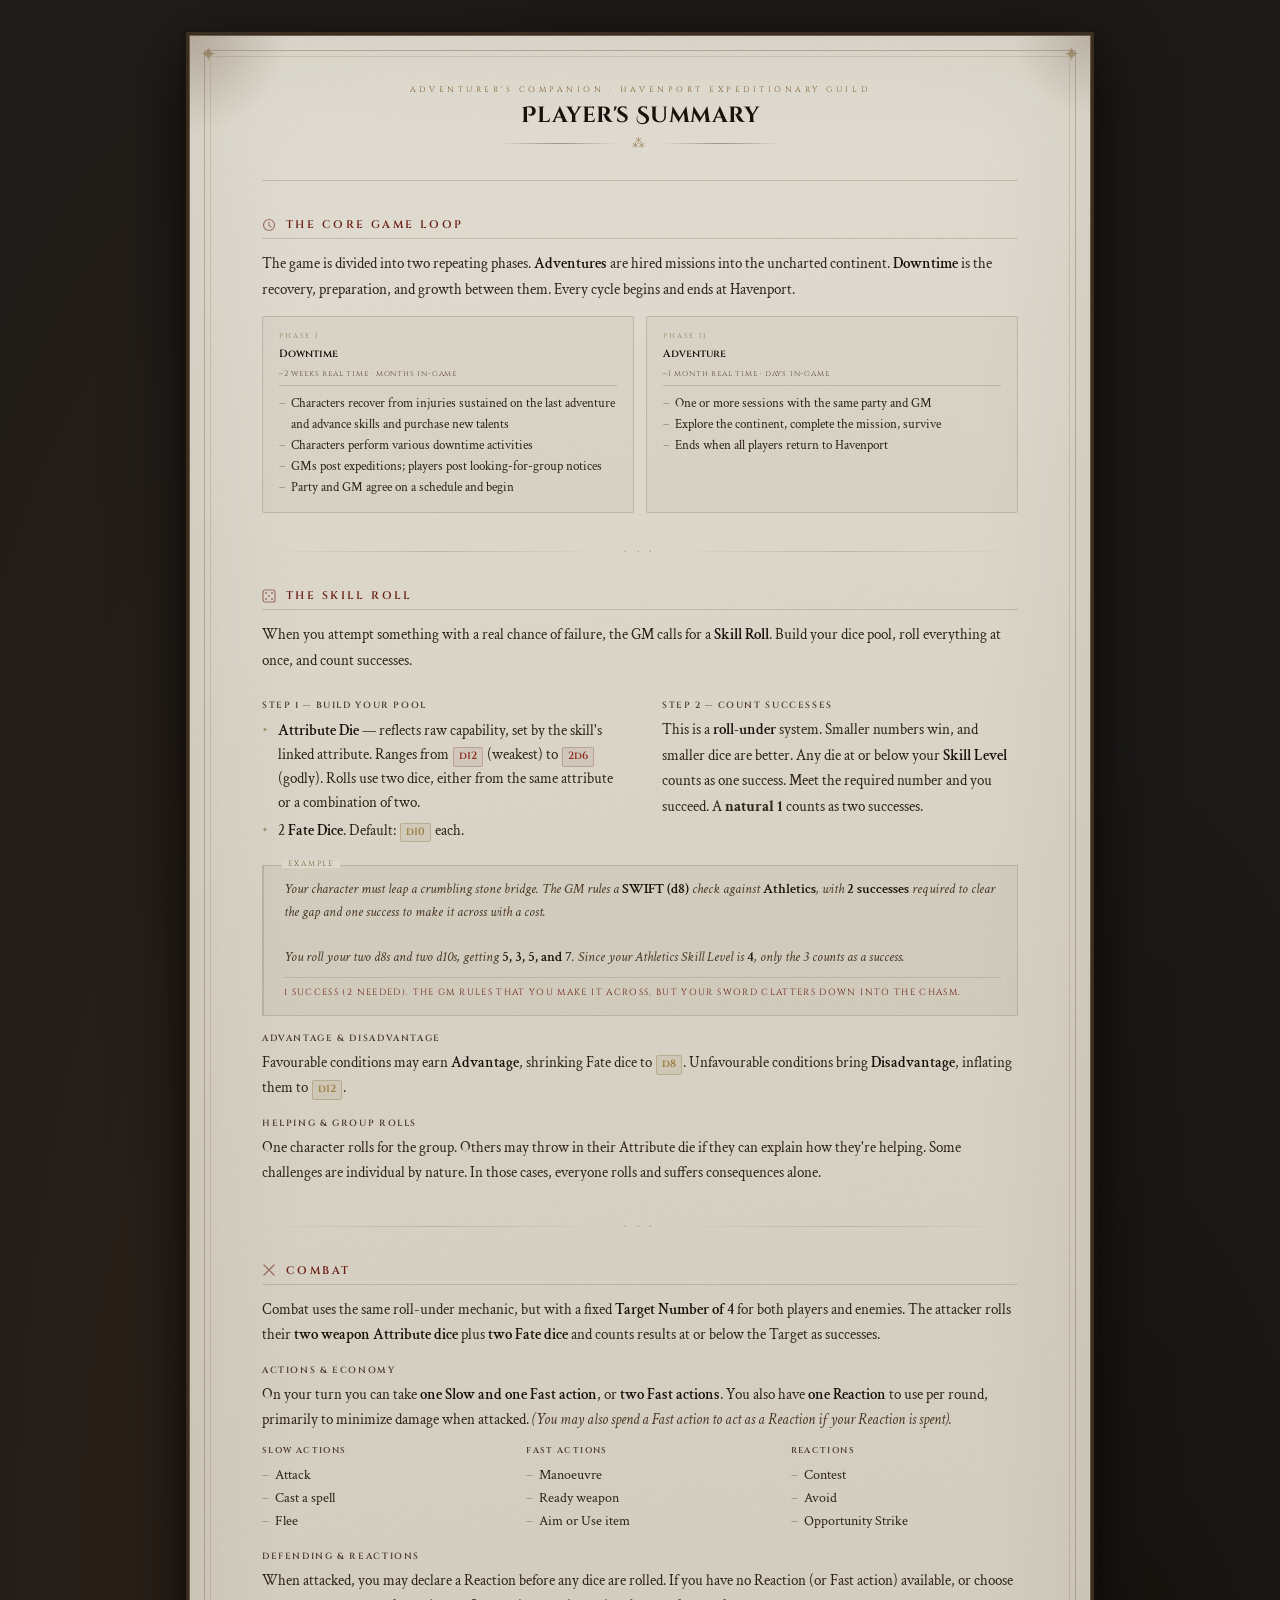
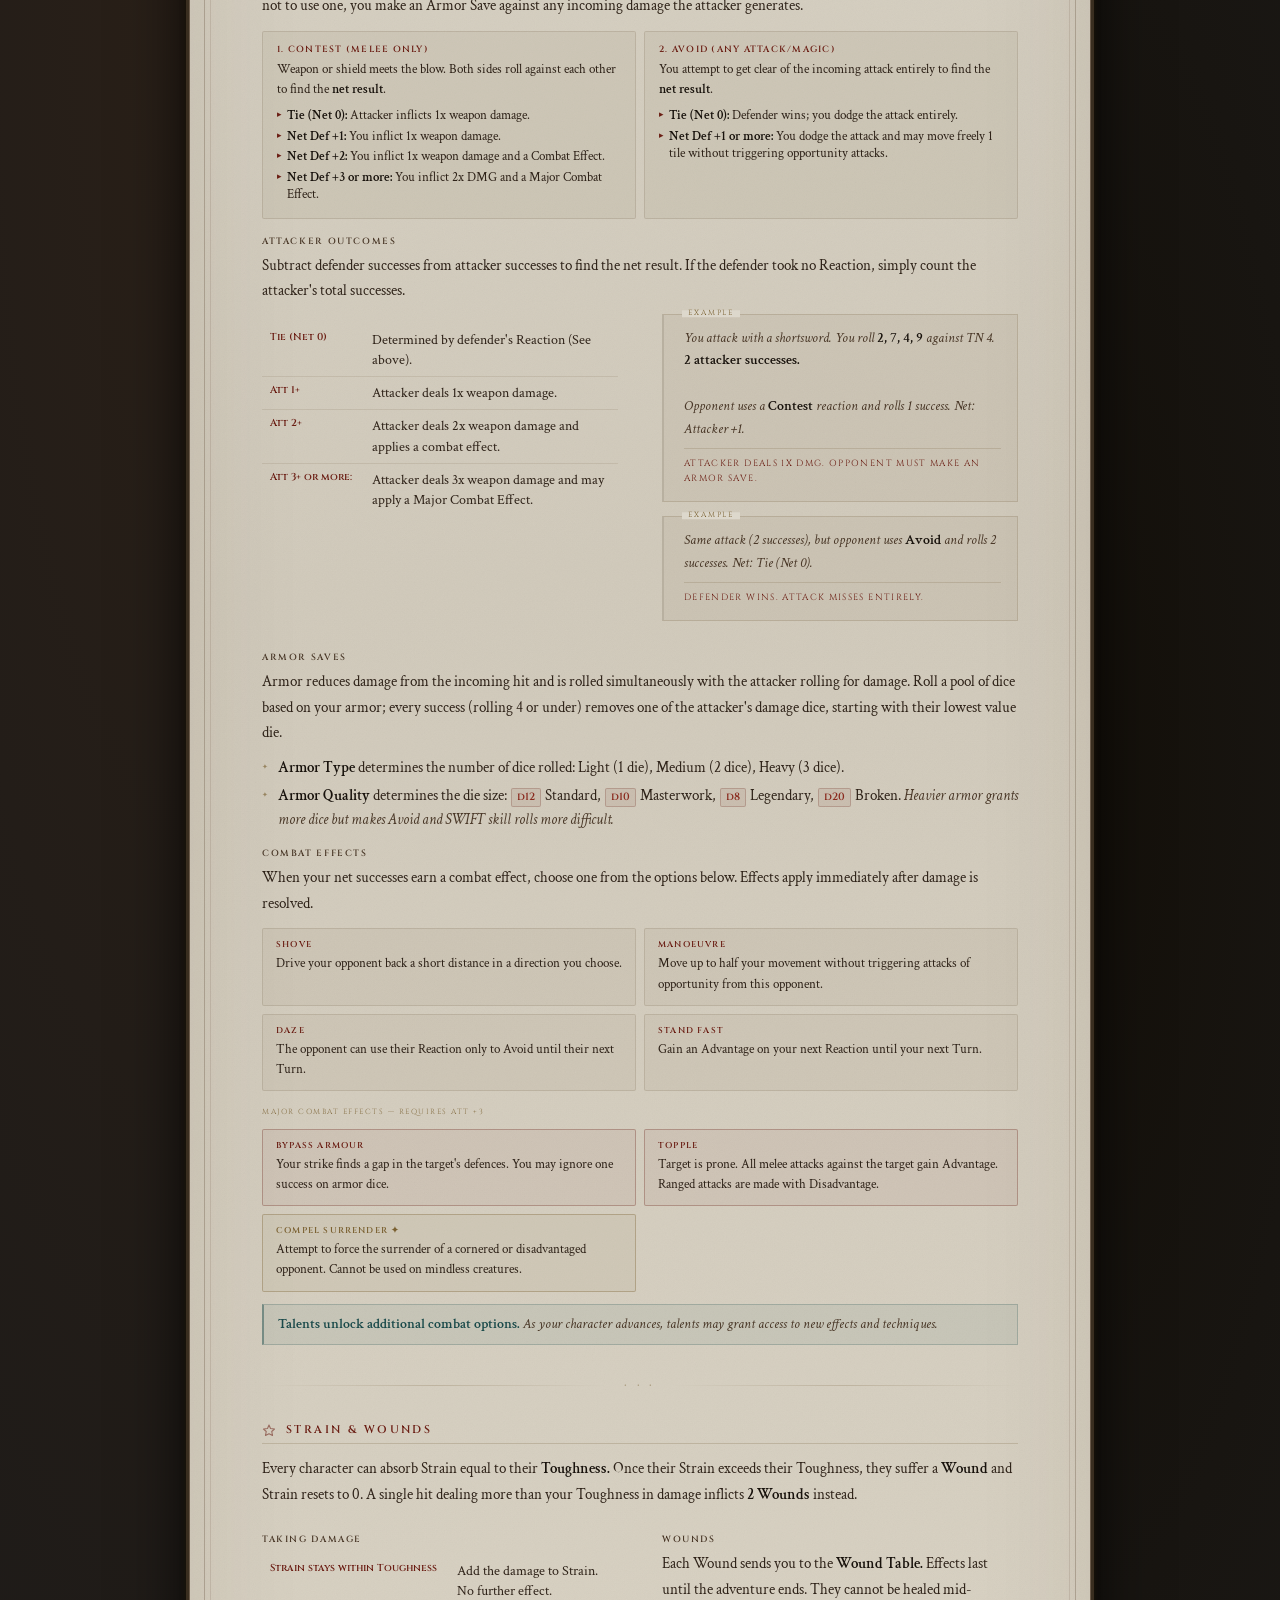
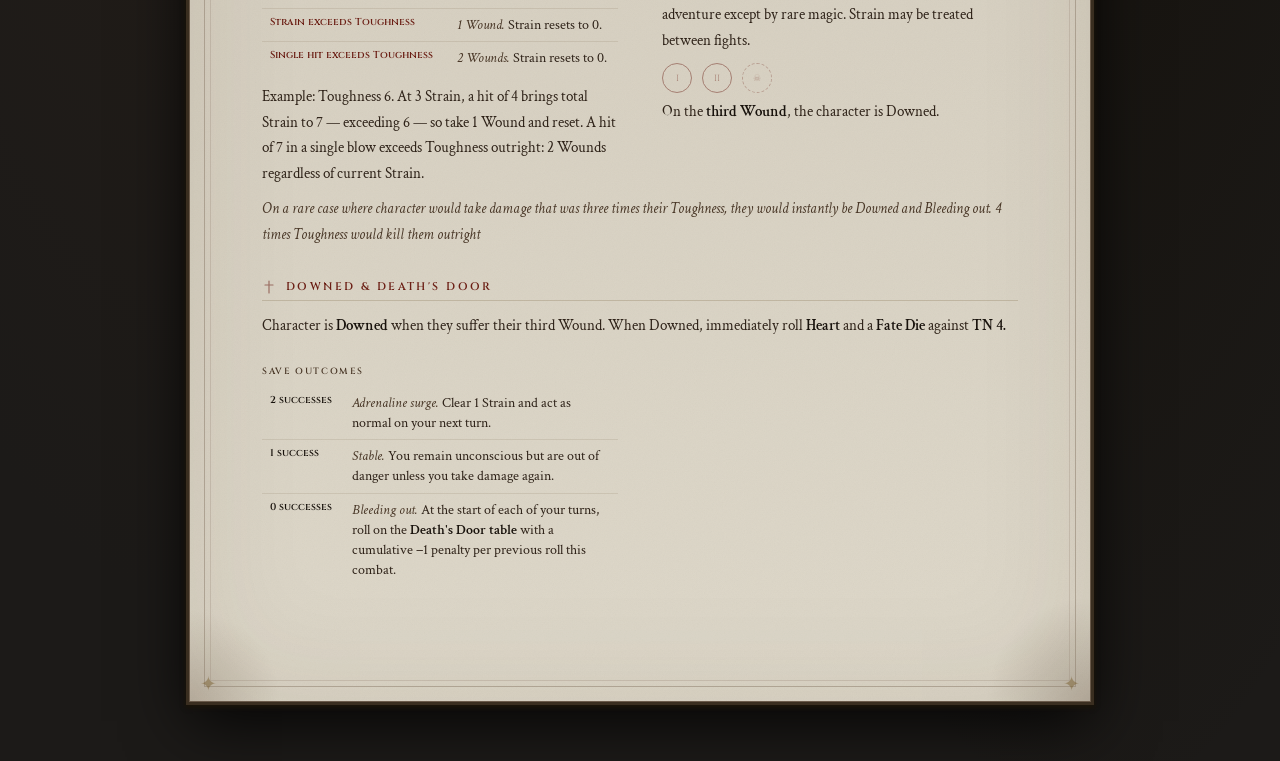
<file: index.html>
<!DOCTYPE html>
<html lang="en">
<head>
<meta charset="UTF-8">
<meta name="viewport" content="width=device-width, initial-scale=1.0">
<title>Player's Summary</title>
<link href="https://fonts.googleapis.com/css2?family=Cinzel+Decorative:wght@400;700&family=Cinzel:wght@400;600&family=Crimson+Text:ital,wght@0,400;0,600;1,400;1,600&display=swap" rel="stylesheet">
<style>
  :root {
    --bg:         #1c1a18;
    --parch:      #ddd8cc;
    --parch-mid:  #cdc7b8;
    --parch-dark: #b8b0a0;
    --parch-edge: #a09080;
    --ink:        #18120c;
    --ink-body:   #2e2218;
    --ink-mid:    #4a3828;
    --ink-faint:  #6a5540;
    --red:        #6b1e14;
    --red-light:  #8a2a1e;
    --gold:       #7a6030;
    --gold-light: #9a7a3c;
    --rule-line:  #a8998080;
    --example-border: #9a8a7060;
    --teal:       #1a4a4a;
  }

  * { box-sizing: border-box; margin: 0; padding: 0; }

  body {
    background: var(--bg);
    background-image:
      radial-gradient(ellipse 60% 80% at 15% 40%, #2a2018 0%, transparent 70%),
      radial-gradient(ellipse 50% 60% at 85% 60%, #14100a 0%, transparent 70%);
    min-height: 100vh;
    padding: 36px 24px 60px;
    font-family: 'Crimson Text', Georgia, serif;
    display: flex;
    justify-content: center;
  }

  .page {
    max-width: 900px;
    width: 100%;
    position: relative;
    background: var(--parch);
    background-image:
      url("data:image/svg+xml,%3Csvg xmlns='http://www.w3.org/2000/svg' width='300' height='300'%3E%3Cfilter id='f'%3E%3CfeTurbulence type='fractalNoise' baseFrequency='0.9' numOctaves='4' stitchTiles='stitch'/%3E%3CfeColorMatrix type='saturate' values='0'/%3E%3C/filter%3E%3Crect width='300' height='300' filter='url(%23f)' opacity='0.06'/%3E%3C/svg%3E"),
      linear-gradient(175deg, #e2ddd2 0%, #d8d2c4 25%, #d0c9ba 55%, #d6cfc0 80%, #ddd7c8 100%);
    padding: 48px 72px 72px;
    box-shadow:
      0 0 0 1px #6a5a4a,
      0 0 0 4px #3a2e20,
      0 2px 4px 5px #1a140a,
      0 20px 60px rgba(0,0,0,0.85),
      inset 0 0 120px rgba(60,40,15,0.10);
    animation: appear 0.7s ease-out both;
  }

  @keyframes appear {
    from { opacity: 0; transform: translateY(20px); }
    to   { opacity: 1; transform: translateY(0); }
  }

  .page::before {
    content: '';
    position: absolute; inset: 0; pointer-events: none;
    background:
      radial-gradient(ellipse 150px 150px at 0 0,       rgba(60,35,10,0.22) 0%, transparent 65%),
      radial-gradient(ellipse 120px 120px at 100% 0,    rgba(50,30,8,0.16)  0%, transparent 65%),
      radial-gradient(ellipse 160px 160px at 100% 100%, rgba(45,25,5,0.20)  0%, transparent 65%),
      radial-gradient(ellipse 140px 140px at 0 100%,    rgba(55,32,8,0.18)  0%, transparent 65%);
  }

  .frame { position: absolute; inset: 14px; pointer-events: none; border: 1px solid #8a7a6880; }
  .frame::before { content: ''; position: absolute; inset: 5px; border: 0.5px solid #8a7a6840; }

  .flourish { position: absolute; width: 24px; height: 24px; color: var(--gold); opacity: 0.5; font-size: 20px; line-height: 1; pointer-events: none; }
  .flourish.tl { top: 9px; left: 10px; }
  .flourish.tr { top: 9px; right: 10px; transform: scaleX(-1); }
  .flourish.bl { bottom: 9px; left: 10px; transform: scaleY(-1); }
  .flourish.br { bottom: 9px; right: 10px; transform: scale(-1); }

  /* ── TITLE ── */
  .title-block { text-align: center; margin-bottom: 36px; padding-bottom: 28px; border-bottom: 1px solid var(--rule-line); }
  .eyebrow { font-family: 'Cinzel', serif; font-size: 8px; letter-spacing: 0.44em; text-transform: uppercase; color: var(--gold); margin-bottom: 8px; }
  h1 { font-family: 'Cinzel Decorative', serif; font-size: 22px; font-weight: 700; color: var(--ink); letter-spacing: 0.02em; line-height: 1.2; margin-bottom: 6px; }
  .title-sub { font-family: 'Crimson Text', serif; font-style: italic; font-size: 14px; color: var(--ink-faint); margin-bottom: 14px; }
  .ornament-rule { display: flex; align-items: center; gap: 14px; justify-content: center; }
  .ornament-rule::before, .ornament-rule::after { content: ''; flex: 1; max-width: 120px; height: 1px; background: linear-gradient(to right, transparent, var(--parch-edge), transparent); }
  .ornament-rule span { color: var(--gold); opacity: 0.6; font-size: 13px; letter-spacing: 0.2em; }

  /* ── HEADINGS ── */
  h2 { font-family: 'Cinzel', serif; font-size: 11px; font-weight: 600; letter-spacing: 0.22em; text-transform: uppercase; color: var(--red); margin-bottom: 12px; padding-bottom: 6px; border-bottom: 1px solid var(--rule-line); display: flex; align-items: center; gap: 10px; }
  h2 svg { opacity: 0.55; flex-shrink: 0; }
  h3 { font-family: 'Cinzel', serif; font-size: 9px; font-weight: 600; letter-spacing: 0.18em; text-transform: uppercase; color: var(--ink-mid); margin: 16px 0 6px; }

  p { font-size: 15px; line-height: 1.7; color: var(--ink-body); margin-bottom: 10px; }
  strong { color: var(--ink); font-weight: 600; }
  em { color: var(--ink-mid); }

  /* ── EXAMPLE BOX ── */
  .example {
    position: relative; background: rgba(100,80,50,0.06); border: 1px solid var(--example-border);
    border-left: 2.5px solid var(--parch-dark); padding: 12px 16px 12px 20px; margin: 14px 0;
    font-style: italic; font-size: 13.8px; color: var(--ink-mid); line-height: 1.65;
  }
  .example::before {
    content: 'Example'; position: absolute; top: -1px; left: 18px;
    font-family: 'Cinzel', serif; font-style: normal; font-size: 7.5px; letter-spacing: 0.25em;
    text-transform: uppercase; color: var(--gold); background: var(--parch);
    padding: 0 6px; transform: translateY(-50%); line-height: 1;
  }
  .example strong { color: var(--ink); font-style: normal; }
  .example .result {
    display: inline-block; margin-top: 8px; font-style: normal;
    font-family: 'Cinzel', serif; font-size: 9px; letter-spacing: 0.15em;
    text-transform: uppercase; color: var(--red);
    border-top: 1px solid var(--example-border); padding-top: 7px; width: 100%;
  }

  /* ── LAYOUT ── */
  .columns { display: grid; grid-template-columns: 1fr 1fr; gap: 32px 44px; margin-top: 4px; }
  .section { margin-bottom: 32px; }
  .divider { display: flex; align-items: center; gap: 16px; margin: 30px 0 28px; }
  .divider::before, .divider::after { content: ''; flex: 1; height: 1px; background: linear-gradient(to right, transparent, var(--rule-line), transparent); }
  .divider span { color: var(--gold); opacity: 0.45; font-size: 13px; letter-spacing: 0.25em; }

  /* ── TABLES ── */
  .outcome-table { width: 100%; border-collapse: collapse; margin: 10px 0; font-size: 13.5px; }
  .outcome-table tr { border-bottom: 1px solid rgba(100,80,50,0.13); }
  .outcome-table tr:last-child { border-bottom: none; }
  .outcome-table td { padding: 6px 8px; vertical-align: top; color: var(--ink-body); line-height: 1.5; }
  .outcome-table td:first-child { font-family: 'Cinzel', serif; font-size: 10px; font-weight: 600; white-space: nowrap; color: var(--red); padding-right: 12px; min-width: 72px; }

  /* ── DICE ── */
  .die { display: inline-block; font-family: 'Cinzel', serif; font-size: 10.5px; font-weight: 600; color: var(--red-light); background: rgba(107,30,20,0.07); border: 1px solid rgba(107,30,20,0.22); border-radius: 2px; padding: 0px 5px; margin: 0 1px; }
  .die.fate { color: var(--gold-light); background: rgba(120,96,48,0.08); border-color: rgba(120,96,48,0.28); }

  /* ── ACTIONS INLINE SPLIT LIST ── */
  .action-split {
    display: grid;
    grid-template-columns: 1fr 1px 1fr 1px 1fr;
    gap: 0 18px;
    margin: 12px 0 16px;
    align-items: start;
  }
  .action-split .rule-col { background: rgba(168,153,128,0.4); }
  .action-split h4 {
    font-family: 'Cinzel', serif; font-size: 8.5px; font-weight: 600;
    letter-spacing: 0.16em; text-transform: uppercase; color: var(--ink-mid);
    margin-bottom: 8px;
  }
  .action-split ul { list-style: none; padding: 0; }
  .action-split li {
    font-size: 13.5px; color: var(--ink-body); line-height: 1.65;
    padding-left: 13px; position: relative; margin-bottom: 1px;
  }
  .action-split li::before { content: '–'; position: absolute; left: 0; color: var(--parch-edge); }
  .action-split li em { font-style: normal; font-size: 12.5px; color: var(--ink-faint); }

  /* ── DEFEND CARDS ── */
  .defend-grid { display: grid; grid-template-columns: 1fr 1fr; gap: 8px; margin: 12px 0; }
  .defend-card { background: rgba(100,80,50,0.06); border: 1px solid rgba(100,80,50,0.16); padding: 11px 14px; border-radius: 2px; }
  .defend-card h4 { font-family: 'Cinzel', serif; font-size: 9px; font-weight: 600; letter-spacing: 0.14em; text-transform: uppercase; color: var(--red); margin-bottom: 5px; }
  .defend-card p { font-size: 13px; color: var(--ink-body); margin: 0 0 6px; line-height: 1.6; }
  .defend-card p:last-child { margin-bottom: 0; }
  .defend-card ul { list-style: none; margin-top: 4px; padding-left: 0; }
  .defend-card li { font-size: 12.5px; color: var(--ink-body); padding-left: 10px; position: relative; margin-bottom: 3px; line-height: 1.4; }
  .defend-card li::before { content: '▸'; position: absolute; left: 0; top: 1px; color: var(--red); font-size: 9px; }

  /* ── INJURY ── */
  .injury-row { display: flex; gap: 10px; margin: 10px 0 6px; }
  .injury-pip { width: 30px; height: 30px; border: 1.5px solid var(--red); border-radius: 50%; opacity: 0.45; display: flex; align-items: center; justify-content: center; font-family: 'Cinzel', serif; font-size: 9px; color: var(--red); }
  .injury-pip.fatal { border-style: dashed; opacity: 0.28; }

  ul.plain { list-style: none; padding: 0; margin: 8px 0; }
  ul.plain li { font-size: 14.5px; color: var(--ink-body); line-height: 1.65; padding-left: 16px; position: relative; margin-bottom: 4px; }
  ul.plain li::before { content: '✦'; position: absolute; left: 0; font-size: 7px; top: 5px; color: var(--gold); opacity: 0.65; }

  /* ── COMBAT EFFECTS ── */
  .effect-grid { display: grid; grid-template-columns: 1fr 1fr; gap: 8px; margin: 12px 0; }
  .effect-card { background: rgba(100,80,50,0.05); border: 1px solid rgba(100,80,50,0.16); padding: 10px 13px; border-radius: 2px; }
  .effect-card h4 { font-family: 'Cinzel', serif; font-size: 8.5px; font-weight: 600; letter-spacing: 0.14em; text-transform: uppercase; color: var(--red); margin-bottom: 4px; }
  .effect-card p { font-size: 13px; color: var(--ink-body); margin: 0; line-height: 1.55; }
  .effect-card.special { border-color: rgba(122,96,48,0.35); background: rgba(122,96,48,0.06); }
  .effect-card.special h4 { color: var(--gold); }
  .effect-card.major { border-color: rgba(107,30,20,0.30); background: rgba(107,30,20,0.05); }

  .major-label { font-family: 'Cinzel', serif; font-size: 7.5px; letter-spacing: 0.2em; text-transform: uppercase; color: var(--gold); opacity: 0.8; margin: 16px 0 8px; display: block; }

  .talent-note {
    background: rgba(26,74,74,0.07); border: 1px solid rgba(26,74,74,0.22);
    border-left: 2.5px solid rgba(26,74,74,0.45); padding: 9px 14px; margin-top: 12px;
    font-size: 13.5px; color: var(--ink-mid); font-style: italic; line-height: 1.6;
  }
  .talent-note strong { color: var(--teal); font-style: normal; }

  /* ── GAMEPLAY LOOP ── */
  .phase-grid { display: grid; grid-template-columns: 1fr 1fr; gap: 12px; margin: 14px 0; }
  .phase-card { border: 1px solid rgba(100,80,50,0.22); padding: 14px 16px; border-radius: 2px; background: rgba(100,80,50,0.04); }
  .phase-card::before { content: attr(data-phase); font-family: 'Cinzel', serif; font-size: 7px; letter-spacing: 0.28em; text-transform: uppercase; color: var(--gold); opacity: 0.75; display: block; margin-bottom: 6px; }
  .phase-card h4 { font-family: 'Cinzel', serif; font-size: 10.5px; font-weight: 600; color: var(--ink); margin-bottom: 7px; }
  .phase-card .timing { font-family: 'Cinzel', serif; font-size: 8px; letter-spacing: 0.1em; color: var(--ink-faint); margin-bottom: 8px; display: block; border-bottom: 1px solid var(--rule-line); padding-bottom: 6px; }
  .phase-card ul { list-style: none; padding: 0; }
  .phase-card ul li { font-size: 13px; color: var(--ink-body); line-height: 1.6; padding-left: 12px; position: relative; }
  .phase-card ul li::before { content: '–'; position: absolute; left: 0; color: var(--parch-edge); }

  .adv-box { background: rgba(122,96,48,0.06); border: 1px solid rgba(122,96,48,0.25); padding: 14px 18px; margin-top: 14px; }
  .adv-box h3 { margin-top: 0; }
  .adv-box p { margin-bottom: 0; font-size: 14px; line-height: 1.7; }

  .footer { text-align: center; margin-top: 40px; font-family: 'Crimson Text', serif; font-style: italic; font-size: 12.5px; color: var(--ink-faint); opacity: 0.65; letter-spacing: 0.06em; }
</style>
</head>
<body>
<div class="page">
  <div class="frame"></div>
  <span class="flourish tl">✦</span>
  <span class="flourish tr">✦</span>
  <span class="flourish bl">✦</span>
  <span class="flourish br">✦</span>

  <div class="title-block">
    <div class="eyebrow">Adventurer's Companion · Havenport Expeditionary Guild</div>
    <h1>Player's Summary</h1>
    <div class="ornament-rule"><span>⁂</span></div>
  </div>

  <div class="section">
    <h2>
      <svg width="14" height="14" viewBox="0 0 14 14" fill="none"><circle cx="7" cy="7" r="5.5" stroke="#6b1e14" stroke-width="1.2"/><path d="M7 4v3.5l2 1.5" stroke="#6b1e14" stroke-width="1.1" stroke-linecap="round"/></svg>
      The Core Game Loop
    </h2>

    <p>The game is divided into two repeating phases. <strong>Adventures</strong> are hired missions into the uncharted continent. <strong>Downtime</strong> is the recovery, preparation, and growth between them. Every cycle begins and ends at Havenport.</p>

    <div class="phase-grid">
      <div class="phase-card" data-phase="Phase I">
        <h4>Downtime</h4>
        <span class="timing">~2 weeks real time · months in-game</span>
        <ul>
        <li>Characters recover from injuries sustained on the last adventure and advance skills and purchase new talents</li>
        <li>Characters perform various downtime activities</li>
          <li>GMs post expeditions; players post looking-for-group notices</li>
          <li>Party and GM agree on a schedule and begin</li>
        </ul>
      </div>
      <div class="phase-card" data-phase="Phase II">
        <h4>Adventure</h4>
        <span class="timing">~1 month real time · days in-game</span>
        <ul>
          <li>One or more sessions with the same party and GM</li>
          <li>Explore the continent, complete the mission, survive</li>
          <li>Ends when all players return to Havenport</li>
        </ul>
      </div>
    </div>

  <div class="divider"><span>· · ·</span></div>

  <div class="section">
    <h2>
      <svg width="14" height="14" viewBox="0 0 14 14" fill="none"><rect x="1" y="1" width="12" height="12" rx="2" stroke="#6b1e14" stroke-width="1.2"/><circle cx="4" cy="4" r="1" fill="#6b1e14"/><circle cx="10" cy="4" r="1" fill="#6b1e14"/><circle cx="7" cy="7" r="1" fill="#6b1e14"/><circle cx="4" cy="10" r="1" fill="#6b1e14"/><circle cx="10" cy="10" r="1" fill="#6b1e14"/></svg>
      The Skill Roll
    </h2>

    <p>When you attempt something with a real chance of failure, the GM calls for a <strong>Skill Roll</strong>. Build your dice pool, roll everything at once, and count successes.</p>

    <div class="columns">
      <div>
        <h3>Step 1 — Build Your Pool</h3>
        <ul class="plain">
          <li><strong>Attribute Die</strong> — reflects raw capability, set by the skill's linked attribute. Ranges from <span class="die">d12</span> (weakest) to <span class="die">2d6</span> (godly). Rolls use two dice, either from the same attribute or a combination of two.</li>
          <li>2 <strong>Fate Dice</strong>. Default: <span class="die fate">d10</span> each.</li>
        </ul>
      </div>
      <div>
        <h3>Step 2 — Count Successes</h3>
        <p>This is a <strong>roll-under</strong> system. Smaller numbers win, and smaller dice are better. Any die at or below your <strong>Skill Level</strong> counts as one success. Meet the required number and you succeed. A <b>natural 1</b> counts as two successes.</p>
      </div>
    </div>

    <div class="example">
      Your character must leap a crumbling stone bridge. The GM rules a <strong>SWIFT (d8)</strong> check against <strong>Athletics</strong>, with <strong>2 successes</strong> required to clear the gap and one success to make it across with a cost.<br><br>
      You roll your two d8s and two d10s, getting <strong>5, 3, 5, and 7</strong>. Since your Athletics Skill Level is <strong>4</strong>, only the 3 counts as a success.
      <span class="result">1 success (2 needed). The GM rules that you make it across, but your sword clatters down into the chasm.</span>
    </div>

    <h3>Advantage &amp; Disadvantage</h3>
    <p>Favourable conditions may earn <strong>Advantage</strong>, shrinking Fate dice to <span class="die fate">d8</span>. Unfavourable conditions bring <strong>Disadvantage</strong>, inflating them to <span class="die fate">d12</span>.</p>

    <h3>Helping &amp; Group Rolls</h3>
    <p>One character rolls for the group. Others may throw in their Attribute die if they can explain how they're helping. Some challenges are individual by nature. In those cases, everyone rolls and suffers consequences alone.</p>
  </div>

  <div class="divider"><span>· · ·</span></div>

  <div class="section">
    <h2>
      <svg width="14" height="14" viewBox="0 0 14 14" fill="none"><line x1="2" y1="12" x2="12" y2="2" stroke="#6b1e14" stroke-width="1.3" stroke-linecap="round"/><line x1="2" y1="2" x2="12" y2="12" stroke="#6b1e14" stroke-width="1.3" stroke-linecap="round"/></svg>
      Combat
    </h2>

    <p>Combat uses the same roll-under mechanic, but with a fixed <strong>Target Number of 4</strong> for both players and enemies. The attacker rolls their <strong>two weapon Attribute dice</strong> plus <strong>two Fate dice</strong> and counts results at or below the Target as successes.</p>

    <h3>Actions &amp; Economy</h3>
    <p>On your turn you can take <strong>one Slow and one Fast action</strong>, or <strong>two Fast actions</strong>. You also have <strong>one Reaction</strong> to use per round, primarily to minimize damage when attacked. <em>(You may also spend a Fast action to act as a Reaction if your Reaction is spent).</em></p>

    <div class="action-split">
      <div>
        <h4>Slow Actions</h4>
        <ul>
          <li>Attack</li>
          <li>Cast a spell</li>
          <li>Flee</li>
        </ul>
      </div>
      <div class="rule-col"></div>
      <div>
        <h4>Fast Actions</h4>
        <ul>
          <li>Manoeuvre</li>
          <li>Ready weapon</li>
          <li>Aim or Use item</li>
        </ul>
      </div>
      <div class="rule-col"></div>
      <div>
        <h4>Reactions</h4>
        <ul>
          <li>Contest</li>
          <li>Avoid</li>
          <li>Opportunity Strike</li>
        </ul>
      </div>
    </div>

    <h3>Defending &amp; Reactions</h3>
    <p>When attacked, you may declare a Reaction before any dice are rolled. If you have no Reaction (or Fast action) available, or choose not to use one, you make an Armor Save against any incoming damage the attacker generates.</p>

    <div class="defend-grid">
      <div class="defend-card">
        <h4>1. Contest (Melee Only)</h4>
        <p>Weapon or shield meets the blow. Both sides roll against each other to find the <strong>net result</strong>.</p>
        <ul>
          <li><strong>Tie (Net 0):</strong> Attacker inflicts 1x weapon damage.</li>
          <li><strong>Net Def +1:</strong> You inflict 1x weapon damage.</li>
          <li><strong>Net Def +2:</strong> You inflict 1x weapon damage and a Combat Effect.</li>
          <li><strong>Net Def +3 or more:</strong> You inflict 2x DMG and a Major Combat Effect.</li>
        </ul>
      </div>
      <div class="defend-card">
        <h4>2. Avoid (Any Attack/Magic)</h4>
        <p>You attempt to get clear of the incoming attack entirely to find the <strong>net result</strong>.</p>
        <ul>
          <li><strong>Tie (Net 0):</strong> Defender wins; you dodge the attack entirely.</li>
          <li><strong>Net Def +1 or more:</strong> You dodge the attack and may move freely 1 tile without triggering opportunity attacks.</li>
        </ul>
      </div>
    </div>
    <h3>Attacker Outcomes</h3>
    <p>Subtract defender successes from attacker successes to find the net result. If the defender took no Reaction, simply count the attacker's total successes.</p>

    <div class="columns" style="margin-top: 10px;">
      <div>
        <table class="outcome-table">
          <tr><td>Tie (Net 0)</td><td>Determined by defender's Reaction (See above).</td></tr>
          <tr><td>Att 1+</td><td>Attacker deals 1x weapon damage.</td></tr>
          <tr><td>Att 2+</td><td>Attacker deals 2x weapon damage and applies a combat effect.</td></tr>
          <tr><td>Att 3+ or more:</td><td>Attacker deals 3x weapon damage and may apply a Major Combat Effect.</td></tr>
        </table>
      </div>
      <div>
        <div class="example" style="margin-top: 0;">
          You attack with a shortsword. You roll <strong>2, 7, 4, 9</strong> against TN 4. <strong>2 attacker successes.</strong><br><br>
          Opponent uses a <strong>Contest</strong> reaction and rolls 1 success. Net: Attacker +1.
          <span class="result">Attacker deals 1x DMG. Opponent must make an Armor Save.</span>
        </div>
        <div class="example">
          Same attack (2 successes), but opponent uses <strong>Avoid</strong> and rolls 2 successes. Net: Tie (Net 0).
          <span class="result">Defender wins. Attack misses entirely.</span>
        </div>
      </div>
    </div>

    <h3>Armor Saves</h3>
    <p>Armor reduces damage from the incoming hit and is rolled simultaneously with the attacker rolling for damage. Roll a pool of dice based on your armor; every success (rolling 4 or under) removes one of the attacker's damage dice, starting with their lowest value die.</p>
    <ul class="plain">
      <li><strong>Armor Type</strong> determines the number of dice rolled: Light (1 die), Medium (2 dice), Heavy (3 dice).</li>
      <li><strong>Armor Quality</strong> determines the die size: <span class="die">d12</span> Standard, <span class="die">d10</span> Masterwork, <span class="die">d8</span> Legendary, <span class="die">d20</span> Broken. <em>Heavier armor grants more dice but makes Avoid and SWIFT skill rolls more difficult.</em></li>
    </ul>

    <h3>Combat Effects</h3>
    <p>When your net successes earn a combat effect, choose one from the options below. Effects apply immediately after damage is resolved.</p>

    <div class="effect-grid">
      <div class="effect-card">
        <h4>Shove</h4>
        <p>Drive your opponent back a short distance in a direction you choose.</p>
      </div>
      <div class="effect-card">
        <h4>Manoeuvre</h4>
        <p>Move up to half your movement without triggering attacks of opportunity from this opponent.</p>
      </div>
	   <div class="effect-card">
        <h4>Daze</h4>
        <p>The opponent can use their Reaction only to Avoid until their next Turn.</p>
      </div>
      <div class="effect-card">
        <h4>Stand Fast</h4>
        <p>Gain an Advantage on your next Reaction until your next Turn.</p>
      </div>
    </div>

    <span class="major-label">Major Combat Effects — requires Att +3</span>
    <div class="effect-grid">
      <div class="effect-card major">
        <h4>Bypass Armour</h4>
        <p>Your strike finds a gap in the target's defences. You may ignore one success on armor dice.</p>
      </div>
      <div class="effect-card major">
        <h4>Topple</h4>
        <p>Target is prone. All melee attacks against the target gain Advantage. Ranged attacks are made with Disadvantage.</p>
      </div>
	      <div class="effect-card special">
        <h4>Compel Surrender ✦</h4>
        <p>Attempt to force the surrender of a cornered or disadvantaged opponent. Cannot be used on mindless creatures.</p>
      </div>
    </div>

    <div class="talent-note">
      <strong>Talents unlock additional combat options.</strong> As your character advances, talents may grant access to new effects and techniques.
    </div>
  </div>

  <div class="divider"><span>· · ·</span></div>

<!-- ==================== STRAIN & WOUNDS ==================== -->
<div class="section">
  <h2>
    <svg width="14" height="14" viewBox="0 0 14 14" fill="none">
      <path d="M7 2 L8.5 5.5 L12.5 6 L9.75 8.5 L10.5 12.5 L7 10.75 L3.5 12.5 L4.25 8.5 L1.5 6 L5.5 5.5 Z" stroke="#6b1e14" stroke-width="1.1" fill="none" stroke-linejoin="round"/>
    </svg>
    Strain &amp; Wounds
  </h2>

  <p>Every character can absorb Strain equal to their <strong>Toughness.</strong> Once their Strain exceeds their Toughness, they suffer a <strong>Wound</strong> and Strain resets to 0. A single hit dealing more than your Toughness in damage inflicts <strong>2 Wounds</strong> instead.</p>

  <div class="columns">
    <div>
      <h3>Taking damage</h3>
      <table class="outcome-table">
        <tr>
          <td>Strain stays within Toughness</td>
          <td>Add the damage to Strain. No further effect.</td>
        </tr>
        <tr>
          <td>Strain exceeds Toughness</td>
          <td><em>1 Wound.</em> Strain resets to 0.</td>
        </tr>
        <tr>
          <td>Single hit exceeds Toughness</td>
          <td><em>2 Wounds.</em> Strain resets to 0.</td>
        </tr>
      </table>
      <p class="note" style="margin-top:10px;">Example: Toughness 6. At 3 Strain, a hit of 4 brings total Strain to 7 — exceeding 6 — so take 1 Wound and reset. A hit of 7 in a single blow exceeds Toughness outright: 2 Wounds regardless of current Strain.</p>
    </div>
    <div>
      <h3>Wounds</h3>
      <p>Each Wound sends you to the <strong>Wound Table.</strong> Effects last until the adventure ends. They cannot be healed mid-adventure except by rare magic. Strain may be treated between fights.</p>
      <div class="injury-row">
        <div class="injury-pip">I</div>
        <div class="injury-pip">II</div>
        <div class="injury-pip fatal">☠</div>
      </div>
      <p class="note">On the <strong>third Wound</strong>, the character is Downed.</p>
    </div>
  </div>
  <p><em>On a rare case where character would take damage that was three times their Toughness, they would instantly be Downed and Bleeding out. 4 times Toughness would kill them outright</em></p>
</div>

<div class="section">
  <h2>
    <svg width="14" height="14" viewBox="0 0 14 14" fill="none">
      <path d="M 7,1 V 13 M 3,5 H 11" stroke="#6b1e14" stroke-width="1.2" stroke-linecap="round"/>
    </svg>
    Downed &amp; Death's Door
  </h2>

  <p>Character is <strong>Downed</strong> when they suffer their third Wound. When Downed, immediately roll <strong>Heart</strong> and a <strong>Fate Die</strong> against <strong>TN 4.</strong></p>

  <div class="columns">
    <div>
      <h3>Save outcomes</h3>
      <table class="outcome-table">
        <tr>
          <td><strong>2 successes</strong></td>
          <td><em>Adrenaline surge.</em> Clear 1 Strain and act as normal on your next turn.</td>
        </tr>
        <tr>
          <td><strong>1 success</strong></td>
          <td><em>Stable.</em> You remain unconscious but are out of danger unless you take damage again.</td>
        </tr>
        <tr>
          <td><strong>0 successes</strong></td>
          <td><em>Bleeding out.</em> At the start of each of your turns, roll on the <strong>Death's Door table</strong> with a cumulative −1 penalty per previous roll this combat.</td>
        </tr>
      </table>
    </div>
  </div>
</div>

</div>
</body>
</html>
</file>
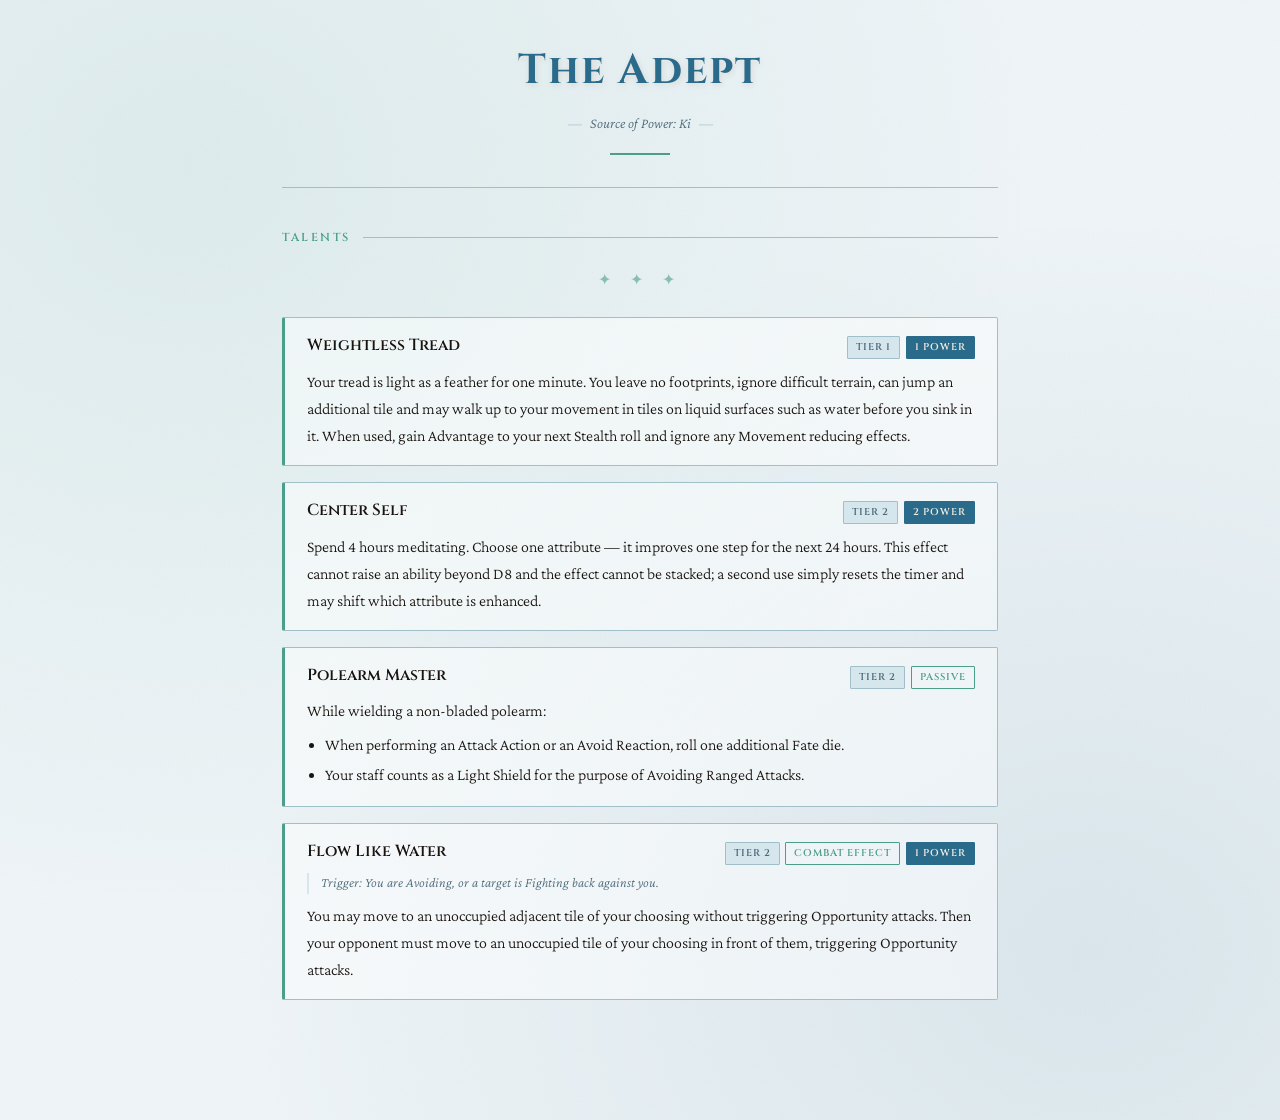
<file: adept.html>
<!DOCTYPE html>
<html lang="en">
<head>
  <meta charset="UTF-8">
  <meta name="viewport" content="width=device-width, initial-scale=1.0">
  <title>The Adept — Abilities</title>
  <link rel="stylesheet" href="charstyle.css">
  <style>
    :root {
      --accent: #2a6b8b;
      --accent-light: #3a8aad;
      --gold: #4a9e8a;
      --gold-light: #6abfaa;
      --rule: #a0bfc8;
      --parchment: #eef4f7;
      --parchment-dark: #d5e6ec;
      --parchment-mid: #e4eff3;
      --muted: #4a6878;
      --shadow: rgba(20,60,90,0.14);
    }
    body {
      background-color: var(--parchment);
      background-image:
        radial-gradient(ellipse at 15% 15%, rgba(74,158,138,0.10) 0%, transparent 55%),
        radial-gradient(ellipse at 85% 85%, rgba(42,107,139,0.10) 0%, transparent 55%),
        url("data:image/svg+xml,%3Csvg xmlns='http://www.w3.org/2000/svg' width='300' height='300'%3E%3Cfilter id='n'%3E%3CfeTurbulence type='fractalNoise' baseFrequency='0.75' numOctaves='4' stitchTiles='stitch'/%3E%3CfeColorMatrix type='saturate' values='0'/%3E%3C/filter%3E%3Crect width='300' height='300' filter='url(%23n)' opacity='0.035'/%3E%3C/svg%3E");
    }
    .char-name { color: var(--accent); }
    .badge-cost { background: var(--accent); }
  </style>
</head>
<body>
<div class="page-wrap">

  <header class="char-header">
    <div class="char-name">The Adept</div>
    <div class="power-source">Source of Power: Ki</div>
  </header>

  <p class="section-title">Talents</p>
  <div class="divider">✦ ✦ ✦</div>

  <div class="talent-list">

    <div class="talent">
      <div class="talent-header">
        <span class="talent-name">Weightless Tread</span>
        <div class="badges">
          <span class="badge badge-tier">Tier 1</span>
          <span class="badge badge-cost">1 Power</span>
        </div>
      </div>
      <p class="talent-desc">Your tread is light as a feather for one minute. You leave no footprints, ignore difficult terrain, can jump an additional tile and may walk up to your movement in tiles on liquid surfaces such as water before you sink in it. When used, gain Advantage to your next Stealth roll and ignore any Movement reducing effects.</p>
    </div>

    <div class="talent">
      <div class="talent-header">
        <span class="talent-name">Center Self</span>
        <div class="badges">
          <span class="badge badge-tier">Tier 2</span>
          <span class="badge badge-cost">2 Power</span>
        </div>
      </div>
      <p class="talent-desc">Spend 4 hours meditating. Choose one attribute — it improves one step for the next 24 hours. This effect cannot raise an ability beyond D8 and the effect cannot be stacked; a second use simply resets the timer and may shift which attribute is enhanced.</p>
    </div>

    <div class="talent">
      <div class="talent-header">
        <span class="talent-name">Polearm Master</span>
        <div class="badges">
          <span class="badge badge-tier">Tier 2</span>
          <span class="badge badge-type">Passive</span>
        </div>
      </div>
      <p class="talent-desc">While wielding a non-bladed polearm:</p>
      <div class="talent-desc">
        <ul>
          <li>When performing an Attack Action or an Avoid Reaction, roll one additional Fate die.</li>
          <li>Your staff counts as a Light Shield for the purpose of Avoiding Ranged Attacks.</li>
        </ul>
      </div>
    </div>

    <div class="talent">
      <div class="talent-header">
        <span class="talent-name">Flow Like Water</span>
        <div class="badges">
          <span class="badge badge-tier">Tier 2</span>
          <span class="badge badge-type">Combat Effect</span>
          <span class="badge badge-cost">1 Power</span>
        </div>
      </div>
      <div class="talent-trigger">Trigger: You are Avoiding, or a target is Fighting back against you.</div>
      <p class="talent-desc">You may move to an unoccupied adjacent tile of your choosing without triggering Opportunity attacks. Then your opponent must move to an unoccupied tile of your choosing in front of them, triggering Opportunity attacks.</p>
    </div>

  </div>

</div>
</body>
</html>
</file>
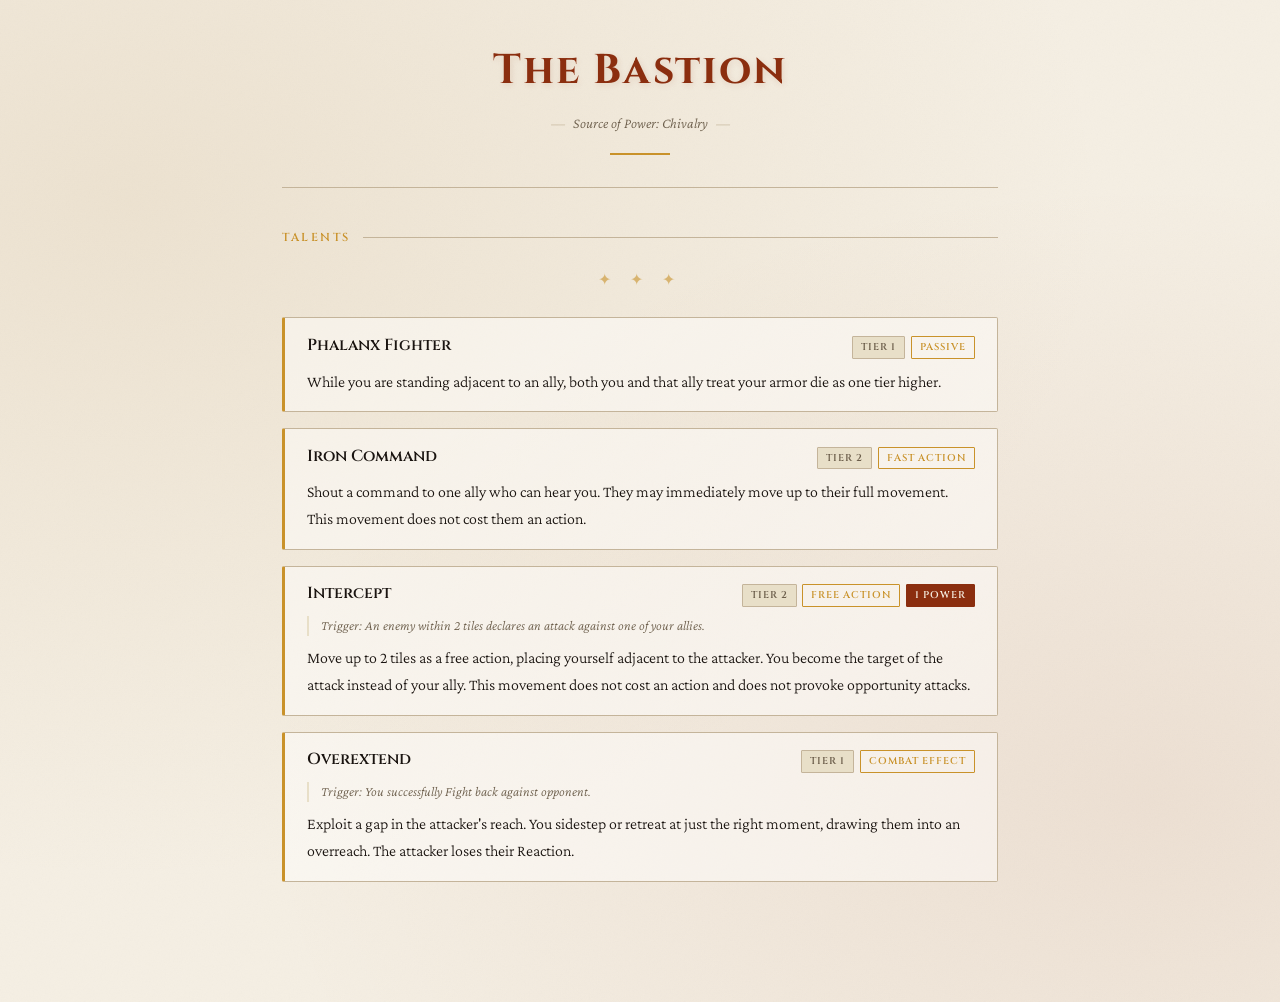
<file: bastion.html>
<!DOCTYPE html>
<html lang="en">
<head>
  <meta charset="UTF-8">
  <meta name="viewport" content="width=device-width, initial-scale=1.0">
  <title>The Bastion — Abilities</title>
  <link rel="stylesheet" href="charstyle.css">
</head>
<body>
<div class="page-wrap">

  <header class="char-header">
    <div class="char-name">The Bastion</div>
    <div class="power-source">Source of Power: Chivalry</div>
  </header>

  <p class="section-title">Talents</p>
  <div class="divider">✦ ✦ ✦</div>

  <div class="talent-list">

    <div class="talent">
      <div class="talent-header">
        <span class="talent-name">Phalanx Fighter</span>
        <div class="badges">
          <span class="badge badge-tier">Tier 1</span>
          <span class="badge badge-type">Passive</span>
        </div>
      </div>
      <p class="talent-desc">While you are standing adjacent to an ally, both you and that ally treat your armor die as one tier higher.</p>
    </div>

    <div class="talent">
      <div class="talent-header">
        <span class="talent-name">Iron Command</span>
        <div class="badges">
          <span class="badge badge-tier">Tier 2</span>
          <span class="badge badge-type">Fast Action</span>
        </div>
      </div>
      <p class="talent-desc">Shout a command to one ally who can hear you. They may immediately move up to their full movement. This movement does not cost them an action.</p>
    </div>

    <div class="talent">
      <div class="talent-header">
        <span class="talent-name">Intercept</span>
        <div class="badges">
          <span class="badge badge-tier">Tier 2</span>
		  <span class="badge badge-type">Free Action</span>
          <span class="badge badge-cost">1 Power</span>
        </div>
      </div>
      <div class="talent-trigger">Trigger: An enemy within 2 tiles declares an attack against one of your allies.</div>
      <p class="talent-desc">Move up to 2 tiles as a free action, placing yourself adjacent to the attacker. You become the target of the attack instead of your ally. This movement does not cost an action and does not provoke opportunity attacks.</p>
    </div>

    <div class="talent">
      <div class="talent-header">
        <span class="talent-name">Overextend</span>
        <div class="badges">
          <span class="badge badge-tier">Tier 1</span>
          <span class="badge badge-type">Combat Effect</span>
        </div>
      </div>
	  <div class="talent-trigger">Trigger: You successfully Fight back against opponent.</div>
      <p class="talent-desc">Exploit a gap in the attacker's reach. You sidestep or retreat at just the right moment, drawing them into an overreach. The attacker loses their Reaction.</p>
    </div>

  </div>

</div>
</body>
</html>
</file>
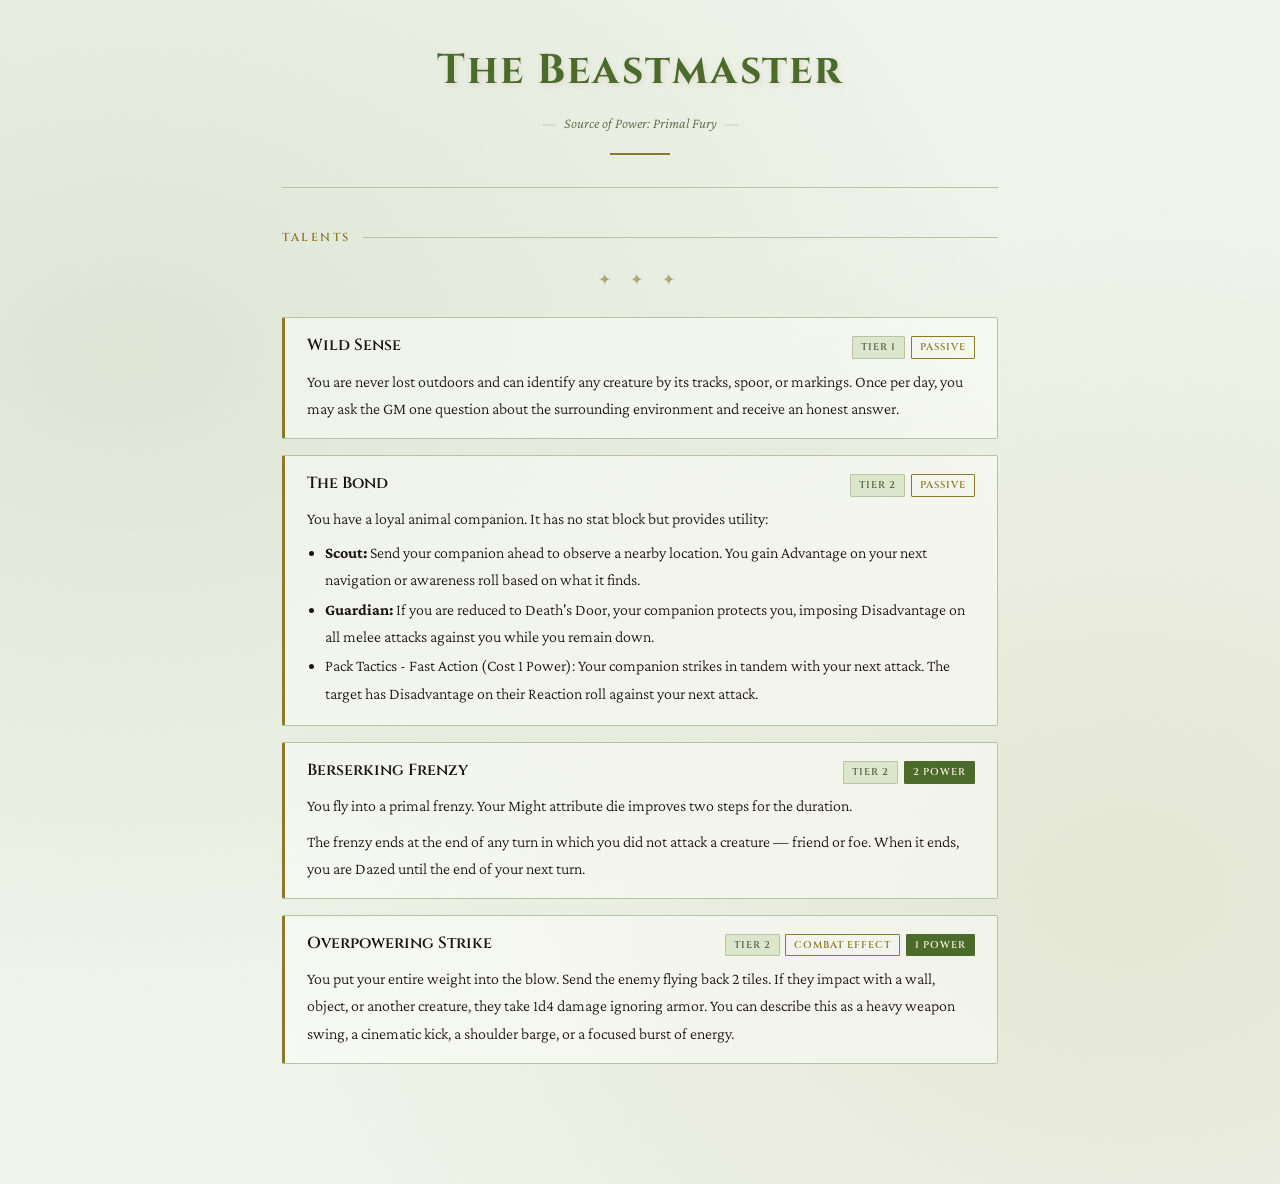
<file: beastmaster.html>
<!DOCTYPE html>
<html lang="en">
<head>
  <meta charset="UTF-8">
  <meta name="viewport" content="width=device-width, initial-scale=1.0">
  <title>The Beastmaster — Abilities</title>
  <link rel="stylesheet" href="charstyle.css">
  <style>
    :root {
      --accent: #4a6b2a;
      --accent-light: #5e8a38;
      --gold: #8a7a2a;
      --gold-light: #b09e44;
      --rule: #b8c4a0;
      --parchment: #f0f4ea;
      --parchment-dark: #dce6cc;
      --parchment-mid: #e8f0da;
      --muted: #556644;
      --shadow: rgba(40,60,20,0.14);
    }
    body {
      background-color: var(--parchment);
      background-image:
        radial-gradient(ellipse at 10% 30%, rgba(74,107,42,0.10) 0%, transparent 55%),
        radial-gradient(ellipse at 88% 75%, rgba(138,122,42,0.10) 0%, transparent 55%),
        url("data:image/svg+xml,%3Csvg xmlns='http://www.w3.org/2000/svg' width='300' height='300'%3E%3Cfilter id='n'%3E%3CfeTurbulence type='fractalNoise' baseFrequency='0.75' numOctaves='4' stitchTiles='stitch'/%3E%3CfeColorMatrix type='saturate' values='0'/%3E%3C/filter%3E%3Crect width='300' height='300' filter='url(%23n)' opacity='0.035'/%3E%3C/svg%3E");
    }
    .char-name { color: var(--accent); }
    .badge-cost { background: var(--accent); }
  </style>
</head>
<body>
<div class="page-wrap">

  <header class="char-header">
    <div class="char-name">The Beastmaster</div>
    <div class="power-source">Source of Power: Primal Fury</div>
  </header>

  <p class="section-title">Talents</p>
  <div class="divider">✦ ✦ ✦</div>

  <div class="talent-list">

    <div class="talent">
      <div class="talent-header">
        <span class="talent-name">Wild Sense</span>
        <div class="badges">
          <span class="badge badge-tier">Tier 1</span>
          <span class="badge badge-type">Passive</span>
        </div>
      </div>
      <p class="talent-desc">You are never lost outdoors and can identify any creature by its tracks, spoor, or markings. Once per day, you may ask the GM one question about the surrounding environment and receive an honest answer.</p>
    </div>

    <div class="talent">
      <div class="talent-header">
        <span class="talent-name">The Bond</span>
        <div class="badges">
          <span class="badge badge-tier">Tier 2</span>
          <span class="badge badge-type">Passive</span>
        </div>
      </div>
      <p class="talent-desc">You have a loyal animal companion. It has no stat block but provides utility:</p>
      <div class="talent-desc">
        <ul>
          <li><strong>Scout:</strong> Send your companion ahead to observe a nearby location. You gain Advantage on your next navigation or awareness roll based on what it finds.</li>
          <li><strong>Guardian:</strong> If you are reduced to Death's Door, your companion protects you, imposing Disadvantage on all melee attacks against you while you remain down.</li>
		  <li></strong>Pack Tactics - Fast Action (Cost 1 Power):</strong> Your companion strikes in tandem with your next attack. The target has Disadvantage on their Reaction roll against your next attack.</li>
        </ul>
      </div>
    </div>

    <div class="talent">
      <div class="talent-header">
        <span class="talent-name">Berserking Frenzy</span>
        <div class="badges">
          <span class="badge badge-tier">Tier 2</span>
          <span class="badge badge-cost">2 Power</span>
        </div>
      </div>
      <p class="talent-desc">You fly into a primal frenzy. Your Might attribute die improves two steps for the duration.</p>
      <p class="talent-desc" style="margin-top:0.5rem;">The frenzy ends at the end of any turn in which you did not attack a creature — friend or foe. When it ends, you are Dazed until the end of your next turn.</p>
    </div>

    <div class="talent">
      <div class="talent-header">
        <span class="talent-name">Overpowering Strike</span>
        <div class="badges">
          <span class="badge badge-tier">Tier 2</span>
          <span class="badge badge-type">Combat Effect</span>
          <span class="badge badge-cost">1 Power</span>
        </div>
      </div>
      <p class="talent-desc">You put your entire weight into the blow. Send the enemy flying back 2 tiles. If they impact with a wall, object, or another creature, they take 1d4 damage ignoring armor. You can describe this as a heavy weapon swing, a cinematic kick, a shoulder barge, or a focused burst of energy.</p>
    </div>

  </div>

</div>
</body>
</html>
</file>
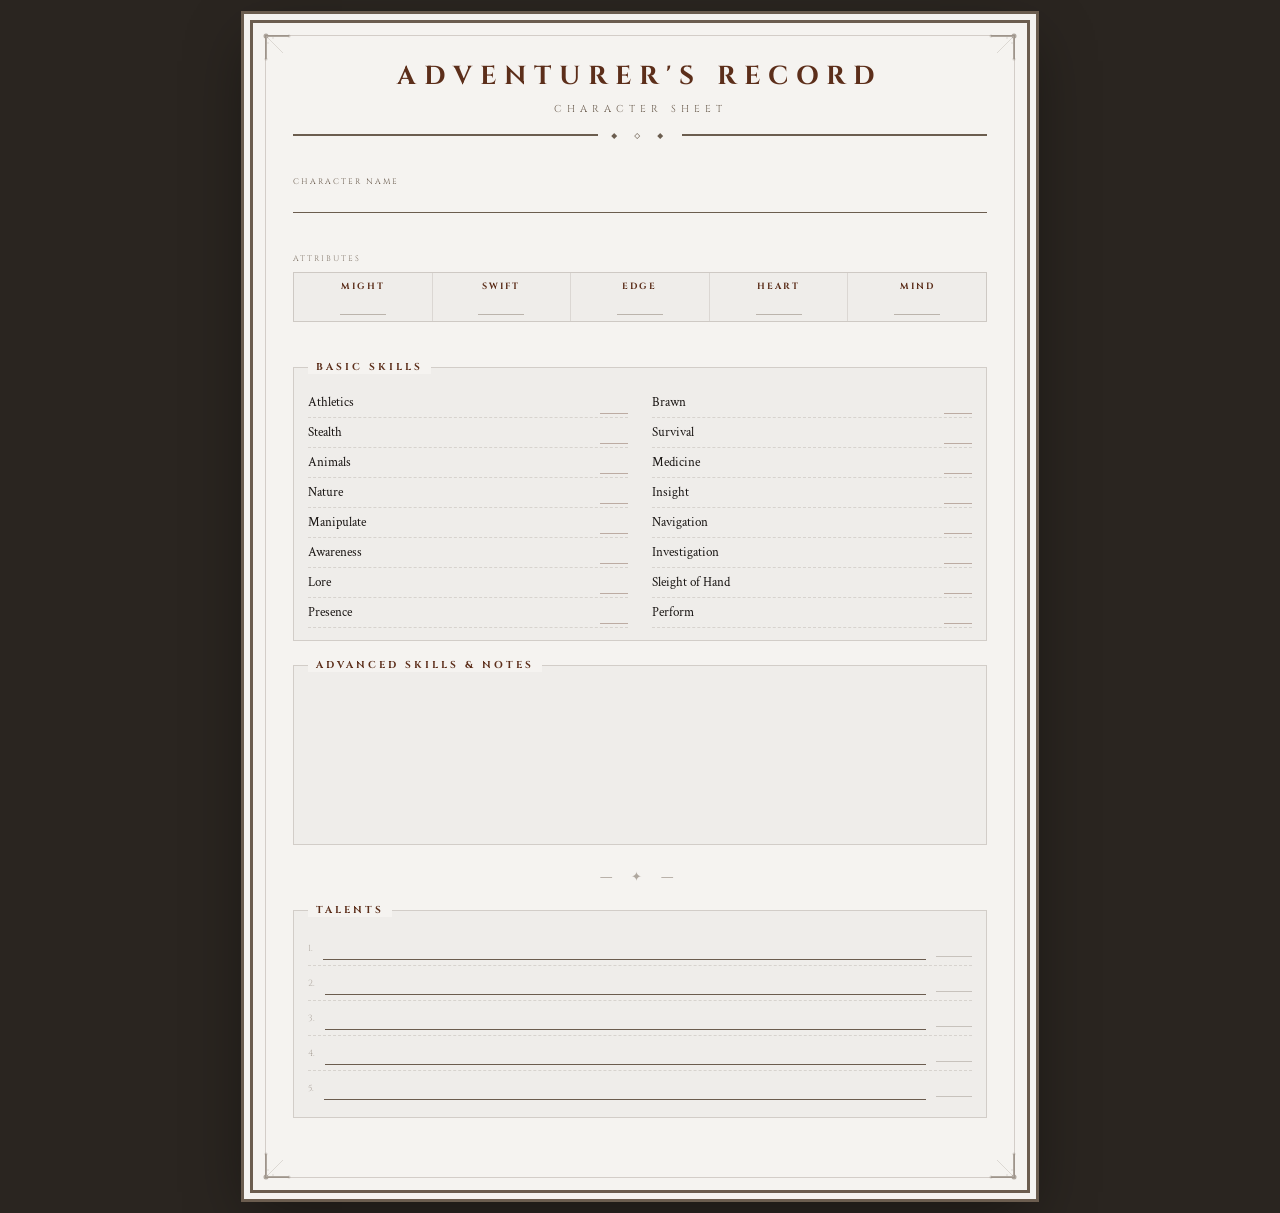
<file: character.html>
<!DOCTYPE html>
<html lang="en">
<head>
<meta charset="UTF-8">
<meta name="viewport" content="width=device-width, initial-scale=1.0">
<title>Character Sheet</title>
<link href="https://fonts.googleapis.com/css2?family=Cinzel:wght@400;600;700&family=Crimson+Text:ital,wght@0,400;0,600;1,400&display=swap" rel="stylesheet">
<style>
  :root{--ink:#1a1614;--parchment:#f5f3f0;--gold:#6b5d4f;--rust:#5c2e1a;}
  *{box-sizing:border-box;margin:0;padding:0;}
  body{background:#2a2520;font-family:'Crimson Text',serif;color:var(--ink);min-height:100vh;padding:20px;display:flex;justify-content:center;align-items:flex-start;}
  .sheet{background:var(--parchment);width:780px;max-width:100%;border:3px solid var(--gold);box-shadow:0 0 0 6px var(--parchment),0 0 0 9px var(--gold),0 20px 60px rgba(0,0,0,.4);position:relative;overflow:hidden;}
  .sheet::before{content:'';position:absolute;inset:12px;border:1px solid rgba(107,93,79,.25);pointer-events:none;z-index:0;}
  .corner{position:absolute;width:50px;height:50px;z-index:2;opacity:.5;}.corner svg{width:100%;height:100%;}
  .corner-tl{top:8px;left:8px;}.corner-tr{top:8px;right:8px;transform:scaleX(-1);}.corner-bl{bottom:8px;left:8px;transform:scaleY(-1);}.corner-br{bottom:8px;right:8px;transform:scale(-1);}
  .sheet-inner{padding:36px 40px 32px;position:relative;z-index:1;}

  /* --- SPACING CHANGES FOR SCREEN --- */
  .sheet-header{text-align:center;margin-bottom:35px;padding-bottom:18px;border-bottom:2px solid var(--gold);position:relative;}
  .sheet-header::after{content:'⬥ ⬦ ⬥';position:absolute;bottom:-10px;left:50%;transform:translateX(-50%);background:var(--parchment);padding:0 12px;color:var(--gold);font-size:14px;letter-spacing:6px;}
  .sheet-title{font-family:'Cinzel',serif;font-size:26px;font-weight:700;letter-spacing:8px;color:var(--rust);text-transform:uppercase;margin-bottom:8px;}
  .sheet-subtitle{font-family:'Cinzel',serif;font-size:10px;letter-spacing:5px;color:var(--gold);margin-top:8px;text-transform:uppercase;}

  .identity-row{margin:40px 0 40px;} /* Increased above and below character name */
  .fl{font-family:'Cinzel',serif;font-size:8px;letter-spacing:2px;text-transform:uppercase;color:var(--gold);}
  .fi{border:none;border-bottom:1px solid var(--gold);background:transparent;font-family:'Crimson Text',serif;font-size:15px;color:var(--ink);padding:2px 0;outline:none;width:100%;}

  .strip-label{font-family:'Cinzel',serif;font-size:8px;letter-spacing:2px;text-transform:uppercase;color:var(--gold);margin-bottom:8px;opacity:.8;}
  .attr-strip{display:flex;border:1px solid rgba(107,93,79,.25);background:rgba(107,93,79,.04);margin-bottom:45px;} /* Increased after attributes */
  .attr-cell{flex:1;display:flex;flex-direction:column;align-items:center;padding:7px 4px 6px;border-right:1px solid rgba(107,93,79,.15);}
  .attr-cell:last-child{border-right:none;}
  .attr-abbr{font-family:'Cinzel',serif;font-size:9px;font-weight:700;letter-spacing:2px;color:var(--rust);text-transform:uppercase;}
  .attr-die{font-family:'Cinzel',serif;font-size:13px;font-weight:700;color:var(--ink);margin-top:4px;width:46px;text-align:center;border:none;border-bottom:1.5px solid rgba(107,93,79,.4);background:transparent;outline:none;padding:0 2px;}

  .sec{background:rgba(107,93,79,.04);border:1px solid rgba(107,93,79,.22);padding:12px 14px;margin-bottom:24px;position:relative;}
  .sec:last-child{margin-bottom:0;}
  .st{font-family:'Cinzel',serif;font-size:10px;font-weight:700;letter-spacing:3px;text-transform:uppercase;color:var(--rust);background:var(--parchment);padding:0 8px;position:absolute;top:-8px;left:14px;}

  .skills-grid{display:grid;grid-template-columns:1fr 1fr;gap:0 24px;}
  .skill-row{display:grid;grid-template-columns:1fr auto;align-items:center;gap:10px;padding:3px 0;border-bottom:1px dashed rgba(107,93,79,.18);}
  .skill-name{font-size:13px;}
  .sk-num{font-family:'Cinzel',serif;font-size:16px;font-weight:700;color:var(--rust);width:28px;text-align:center;border:none;border-bottom:1.5px solid rgba(92,46,26,.35);background:transparent;outline:none;padding:0;}

  .talent-row{display:grid;grid-template-columns:auto 1fr auto;gap:10px;align-items:center;padding:5px 0;border-bottom:1px dashed rgba(107,93,79,.18);}
  .talent-row:last-child{border-bottom:none;}
  .talent-num{font-family:'Cinzel',serif;font-size:9px;color:rgba(107,93,79,.45);}
  .talent-tier{font-family:'Cinzel',serif;font-size:10px;color:var(--gold);width:36px;text-align:center;border:none;border-bottom:1px solid rgba(107,93,79,.3);background:transparent;outline:none;padding:1px 0;}

  .free-area{width:100%;background:transparent;border:none;font-family:'Crimson Text',serif;font-size:14px;color:var(--ink);padding:4px 0;resize:none;min-height:140px;outline:none;line-height:1.9;}

  .divider{text-align:center;color:var(--gold);font-size:13px;letter-spacing:8px;margin:8px 0 24px;opacity:.5;}

  /* --- SPACING CHANGES FOR PRINT --- */
  @media print{
    @page{size:A4 portrait;margin:0;}
    html,body{margin:0;padding:0;background:#f5f3f0 !important;-webkit-print-color-adjust:exact;print-color-adjust:exact;}
    body{display:block;padding:0;}
    .sheet{width:210mm;max-width:210mm;min-height:297mm;height:297mm;border:none;box-shadow:none;margin:0;padding:0;overflow:hidden;}
    .sheet-inner{padding:10mm 12mm 8mm;}
    
    .sheet-header{margin-bottom:25px;padding-bottom:14px;}
    .sheet-title{font-size:18px;letter-spacing:5px;margin-bottom:6px;}
    .sheet-subtitle{font-size:8px;margin-top:6px;}
    
    .identity-row{margin:28px 0 28px;} /* Scaled for print */
    .attr-strip{margin-bottom:30px;}   /* Scaled for print */
    
    .attr-cell{padding:5px 3px;}
    .sec{margin-bottom:16px;padding:8px 10px;}
    .skill-row{padding:2px 0;}.skill-name{font-size:12px;}
    .free-area{min-height:100px;}
    input,textarea{border:none !important;border-bottom:1px solid rgba(107,93,79,.45) !important;background:transparent !important;-webkit-appearance:none;box-shadow:none;}
    textarea.free-area{border:none !important;border-bottom:none !important;}
    .corner{display:none;}.sheet::before{display:none;}
  }
</style>
</head>
<body>
<div class="sheet">
  <div class="corner corner-tl" id="c1"></div><div class="corner corner-tr" id="c2"></div>
  <div class="corner corner-bl" id="c3"></div><div class="corner corner-br" id="c4"></div>
  <div class="sheet-inner">

    <div class="sheet-header">
      <div class="sheet-title">Adventurer's Record</div>
      <div class="sheet-subtitle">Character Sheet</div>
    </div>

    <div class="identity-row">
      <div style="display:flex;flex-direction:column;gap:2px;"><div class="fl">Character Name</div><input class="fi" type="text"></div>
    </div>

    <div class="strip-label">Attributes</div>
    <div class="attr-strip" id="attr-strip"></div>

    <div class="sec">
      <div class="st">Basic Skills</div>
      <div style="height:8px"></div>
      <div class="skills-grid" id="skills-container"></div>
    </div>

    <div class="sec">
      <div class="st">Advanced Skills &amp; Notes</div>
      <div style="height:8px"></div>
      <textarea class="free-area"></textarea>
    </div>

    <div class="divider">— ✦ —</div>

    <div class="sec" style="margin-bottom:40px">
      <div class="st">Talents</div>
      <div style="height:8px"></div>
      <div id="talents-container"></div>
    </div>

  </div>
</div>
<script>
const SVG=`<svg viewBox="0 0 50 50" fill="none" xmlns="http://www.w3.org/2000/svg"><path d="M5 5 L5 28 M5 5 L28 5" stroke="#6b5d4f" stroke-width="2"/><path d="M5 5 L22 22" stroke="#6b5d4f" stroke-width="1" opacity="0.35"/><circle cx="5" cy="5" r="2.5" fill="#6b5d4f"/><circle cx="28" cy="5" r="1.5" fill="#6b5d4f" opacity="0.5"/><circle cx="5" cy="28" r="1.5" fill="#6b5d4f" opacity="0.5"/><path d="M12 5 L12 8" stroke="#6b5d4f" stroke-width="1" opacity="0.35"/><path d="M5 12 L8 12" stroke="#6b5d4f" stroke-width="1" opacity="0.35"/></svg>`;
['c1','c2','c3','c4'].forEach(id=>document.getElementById(id).innerHTML=SVG);

['MIGHT','SWIFT','EDGE','HEART','MIND'].forEach(a=>{
  const cell=document.createElement('div');cell.className='attr-cell';
  cell.innerHTML=`<div class="attr-abbr">${a}</div>`;
  const inp=document.createElement('input');inp.className='attr-die';inp.type='text';inp.maxLength=4;
  cell.appendChild(inp);document.getElementById('attr-strip').appendChild(cell);
});

['Athletics','Brawn','Stealth','Survival','Animals','Medicine','Nature','Insight',
 'Manipulate','Navigation','Awareness','Investigation','Lore','Sleight of Hand','Presence','Perform'
].forEach(name=>{
  const row=document.createElement('div');row.className='skill-row';
  const nm=document.createElement('div');nm.className='skill-name';nm.textContent=name;
  const inp=document.createElement('input');inp.className='sk-num';inp.type='text';inp.maxLength=1;
  row.appendChild(nm);row.appendChild(inp);
  document.getElementById('skills-container').appendChild(row);
});

const tc=document.getElementById('talents-container');
for(let i=0;i<5;i++){
  const row=document.createElement('div');row.className='talent-row';
  const num=document.createElement('span');num.className='talent-num';num.textContent=`${i+1}.`;
  const ni=document.createElement('input');ni.className='fi';ni.type='text';
  const ti=document.createElement('input');ti.className='talent-tier';ti.type='text';ti.maxLength=1;
  row.appendChild(num);row.appendChild(ni);row.appendChild(ti);tc.appendChild(row);
}
</script>
</body>
</html>
</file>
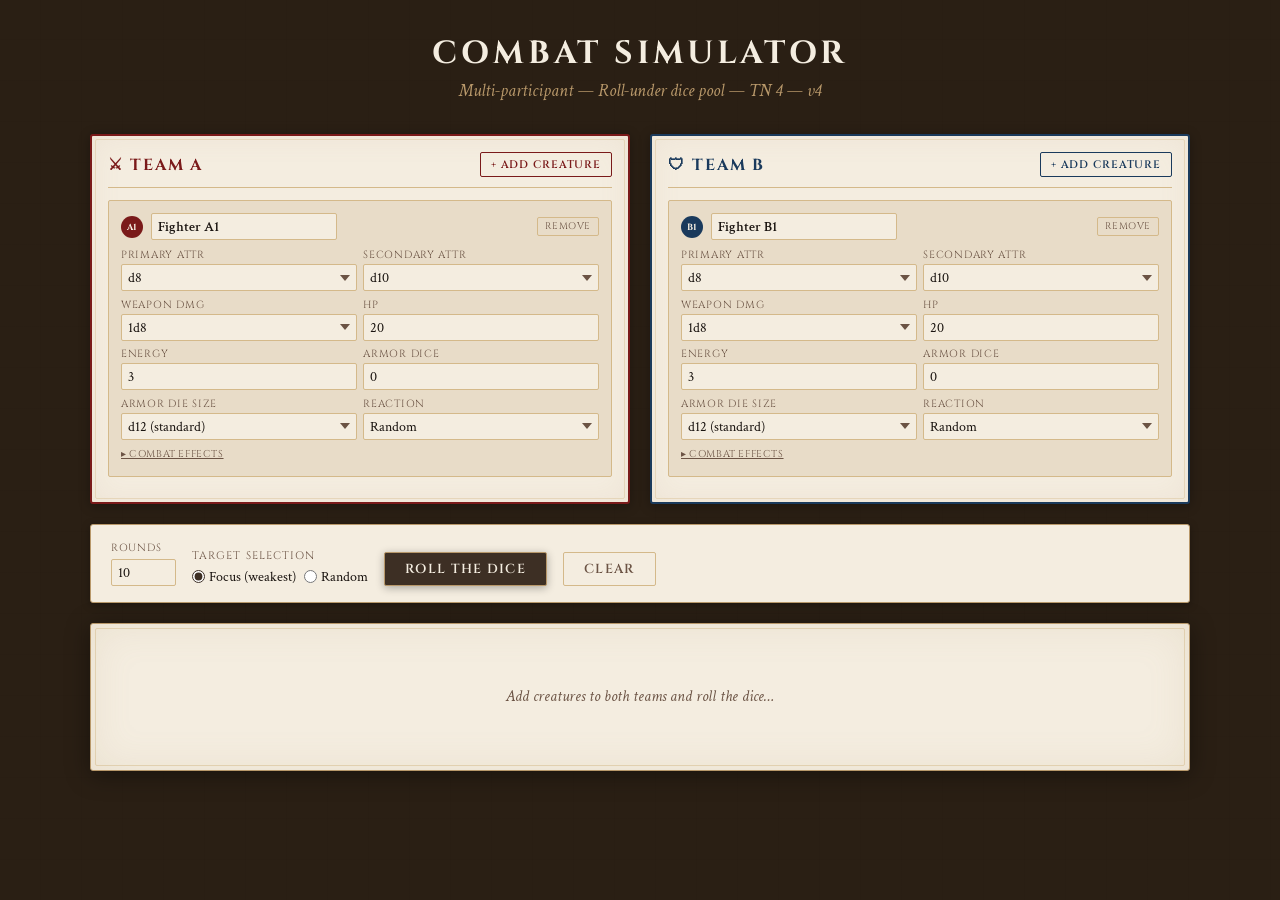
<file: combat-simulator.html>
<!DOCTYPE html>
<html lang="en">
<head>
<meta charset="UTF-8">
<meta name="viewport" content="width=device-width, initial-scale=1.0">
<title>Combat Simulator v4 — Multi-participant</title>
<link href="https://fonts.googleapis.com/css2?family=Cinzel:wght@400;600;700&family=Crimson+Text:ital,wght@0,400;0,600;1,400&display=swap" rel="stylesheet">
<style>
  :root {
    --ink: #1a1410; --ink-mid: #3d2f24; --ink-light: #6b5344;
    --parchment: #f4ede0; --parchment-dark: #e8dcc8; --parchment-darker: #d9c9ae;
    --border: #b8986a; --border-light: #d4b98a;
    --accent-gold: #c9920a; --success: #2d5a27;
    --atk-color: #7a1a1a; --def-color: #1a3a5c;
    --energy-color: #4a1a6e;
  }
  * { box-sizing: border-box; margin: 0; padding: 0; }
  body {
    font-family: 'Crimson Text', Georgia, serif;
    background-color: #2a1f14;
    background-image: repeating-linear-gradient(0deg,transparent,transparent 40px,rgba(0,0,0,0.03) 40px,rgba(0,0,0,0.03) 41px),repeating-linear-gradient(90deg,transparent,transparent 40px,rgba(0,0,0,0.03) 40px,rgba(0,0,0,0.03) 41px);
    min-height: 100vh; padding: 2rem 1rem; color: var(--ink);
  }
  .container { max-width: 1100px; margin: 0 auto; }
  h1 { font-family: 'Cinzel', serif; font-size: 2rem; font-weight: 700; color: var(--parchment); text-align: center; letter-spacing: 0.12em; text-transform: uppercase; margin-bottom: 0.25rem; }
  .subtitle { font-family: 'Crimson Text', serif; font-style: italic; color: var(--border); text-align: center; font-size: 1.1rem; margin-bottom: 2rem; }

  .parchment-panel { background: var(--parchment); border: 1px solid var(--border); border-radius: 3px; padding: 1.25rem 1.5rem; position: relative; box-shadow: 0 4px 24px rgba(0,0,0,0.4),inset 0 0 40px rgba(184,152,106,0.15); }
  .parchment-panel::before { content:''; position:absolute; inset:4px; border:1px solid var(--border-light); border-radius:2px; pointer-events:none; opacity:0.5; }

  /* ===== TEAM LAYOUT ===== */
  .teams-grid { display: grid; grid-template-columns: 1fr 1fr; gap: 1.25rem; margin-bottom: 1.25rem; }
  @media (max-width: 700px) { .teams-grid { grid-template-columns: 1fr; } }

  .team-panel { background: var(--parchment); border: 2px solid var(--border); border-radius: 3px; padding: 1rem; position: relative; box-shadow: 0 2px 12px rgba(0,0,0,0.3),inset 0 0 30px rgba(184,152,106,0.1); }
  .team-panel-a { border-color: var(--atk-color); }
  .team-panel-b { border-color: var(--def-color); }
  .team-panel::before { content:''; position:absolute; inset:3px; border:1px solid var(--border-light); border-radius:2px; pointer-events:none; opacity:0.4; }

  .team-header { display:flex; align-items:center; justify-content:space-between; gap:0.6rem; margin-bottom:0.8rem; padding-bottom:0.6rem; border-bottom:1px solid var(--border-light); }
  .team-title { font-family:'Cinzel',serif; font-size:1rem; font-weight:700; letter-spacing:0.12em; text-transform:uppercase; }
  .team-title-a { color: var(--atk-color); }
  .team-title-b { color: var(--def-color); }

  .btn-add-creature { font-family:'Cinzel',serif; font-size:0.68rem; font-weight:600; letter-spacing:0.08em; text-transform:uppercase; padding:4px 10px; border-radius:2px; cursor:pointer; border:1px solid; background:transparent; transition:all 0.15s; }
  .btn-add-a { color:var(--atk-color); border-color:var(--atk-color); }
  .btn-add-a:hover { background:rgba(122,26,26,0.08); }
  .btn-add-b { color:var(--def-color); border-color:var(--def-color); }
  .btn-add-b:hover { background:rgba(26,58,92,0.08); }
  .btn-add-creature:disabled { opacity:0.35; cursor:not-allowed; }

  /* ===== CREATURE CARD ===== */
  .creature-card { background: var(--parchment-dark); border: 1px solid var(--border-light); border-radius:2px; padding:0.75rem; margin-bottom:0.6rem; position:relative; }
  .creature-card-header { display:flex; align-items:center; justify-content:space-between; margin-bottom:0.5rem; }
  .creature-name-row { display:flex; align-items:center; gap:0.5rem; }
  .creature-badge { width:22px; height:22px; border-radius:50%; display:flex; align-items:center; justify-content:center; font-family:'Cinzel',serif; font-size:9px; font-weight:700; flex-shrink:0; }
  .badge-a { background:var(--atk-color); color:#f4ede0; }
  .badge-b { background:var(--def-color); color:#f4ede0; }
  .creature-name-input { font-family:'Cinzel',serif; font-size:0.8rem; font-weight:600; color:var(--ink); background:transparent; border:none; border-bottom:1px solid var(--border-light); width:110px; padding:1px 2px; }
  .creature-name-input:focus { outline:none; border-bottom-color:var(--accent-gold); }
  .btn-remove { font-family:'Cinzel',serif; font-size:0.6rem; letter-spacing:0.06em; text-transform:uppercase; padding:2px 7px; border-radius:2px; cursor:pointer; border:1px solid var(--border-light); background:transparent; color:var(--ink-light); transition:all 0.15s; }
  .btn-remove:hover { background:var(--parchment-darker); color:var(--ink); }

  .creature-form { display:grid; grid-template-columns:1fr 1fr; gap:0.4rem; }
  .form-field { display:flex; flex-direction:column; gap:2px; }
  .form-field label { font-size:0.65rem; font-family:'Cinzel',serif; letter-spacing:0.07em; color:var(--ink-light); text-transform:uppercase; }
  select, input[type="number"], input[type="text"] { font-family:'Crimson Text',serif; font-size:0.9rem; color:var(--ink); background:var(--parchment); border:1px solid var(--border-light); border-radius:2px; padding:3px 6px; width:100%; cursor:pointer; appearance:none; -webkit-appearance:none; background-image:url("data:image/svg+xml,%3Csvg xmlns='http://www.w3.org/2000/svg' width='10' height='6'%3E%3Cpath d='M0 0l5 6 5-6z' fill='%236b5344'/%3E%3C/svg%3E"); background-repeat:no-repeat; background-position:right 6px center; padding-right:20px; }
  input[type="number"] { background-image:none; padding-right:6px; -moz-appearance:textfield; }
  input[type="number"]::-webkit-outer-spin-button, input[type="number"]::-webkit-inner-spin-button { -webkit-appearance:none; }
  input[type="text"] { background-image:none; }
  select:focus, input[type="number"]:focus, input[type="text"]:focus { outline:none; border-color:var(--accent-gold); }

  .creature-effects-toggle { font-family:'Cinzel',serif; font-size:0.62rem; letter-spacing:0.06em; text-transform:uppercase; color:var(--ink-light); cursor:pointer; border:none; background:transparent; padding:3px 0; margin-top:4px; text-decoration:underline; }
  .creature-effects-panel { display:none; margin-top:6px; padding:6px 8px; background:var(--parchment); border:1px solid var(--border-light); border-radius:2px; }
  .creature-effects-panel.open { display:block; }
  .effect-row { display:flex; align-items:center; gap:5px; margin-bottom:2px; }
  .effect-row input[type="checkbox"] { width:12px; height:12px; accent-color:var(--ink-mid); flex-shrink:0; cursor:pointer; }
  .effect-row label { font-family:'Crimson Text',serif; font-size:0.82rem; color:var(--ink); cursor:pointer; }
  .eff-tag { font-family:'Cinzel',serif; font-size:0.55rem; padding:1px 4px; border-radius:2px; border:1px solid #8b6914; color:#8b6914; background:rgba(139,105,20,0.08); margin-left:2px; }

  .divider { height:1px; background:linear-gradient(to right,transparent,var(--border),transparent); margin:0.6rem 0; }

  /* ===== CONTROLS ===== */
  .controls-panel { background: var(--parchment); border: 1px solid var(--border); border-radius: 3px; padding: 1rem 1.25rem; position: relative; box-shadow: 0 2px 8px rgba(0,0,0,0.3); margin-bottom: 1.25rem; }
  .controls-row { display:flex; align-items:flex-end; gap:1rem; flex-wrap:wrap; margin-bottom:0; }
  .section-label { font-family:'Cinzel',serif; font-size:0.68rem; letter-spacing:0.1em; text-transform:uppercase; color:var(--ink-light); margin-bottom:0.4rem; }
  .btn { font-family:'Cinzel',serif; font-size:0.82rem; font-weight:600; letter-spacing:0.1em; text-transform:uppercase; padding:7px 20px; border-radius:2px; cursor:pointer; border:1px solid; transition:all 0.15s; }
  .btn-run { background:var(--ink-mid); color:var(--parchment); border-color:var(--border); box-shadow:0 2px 8px rgba(0,0,0,0.3); }
  .btn-run:hover { background:var(--ink); }
  .btn-run:active { transform:translateY(1px); }
  .btn-clear { background:transparent; color:var(--ink-light); border-color:var(--border-light); }
  .btn-clear:hover { background:var(--parchment-darker); color:var(--ink); }

  .target-mode-row { display:flex; gap:0.5rem; align-items:center; flex-wrap:wrap; }
  .radio-label { display:flex; align-items:center; gap:4px; font-family:'Crimson Text',serif; font-size:0.9rem; color:var(--ink); cursor:pointer; }
  .radio-label input { accent-color:var(--ink-mid); cursor:pointer; }

  /* ===== HP TRACKER ===== */
  .tracker-section { background: var(--parchment); border: 1px solid var(--border); border-radius: 3px; padding: 1rem 1.25rem; margin-bottom: 1.25rem; box-shadow: 0 2px 8px rgba(0,0,0,0.3); display:none; }
  .tracker-teams { display:grid; grid-template-columns:1fr 1fr; gap:1rem; }
  @media (max-width:500px) { .tracker-teams { grid-template-columns:1fr; } }
  .tracker-team-label { font-family:'Cinzel',serif; font-size:0.7rem; font-weight:600; letter-spacing:0.1em; text-transform:uppercase; margin-bottom:0.4rem; }
  .tracker-team-label-a { color:var(--atk-color); }
  .tracker-team-label-b { color:var(--def-color); }
  .hp-row { display:flex; align-items:center; gap:6px; margin-bottom:3px; }
  .hp-name { font-family:'Cinzel',serif; font-size:0.65rem; min-width:52px; color:var(--ink-mid); white-space:nowrap; overflow:hidden; text-overflow:ellipsis; }
  .hp-track { flex:1; height:7px; background:var(--parchment-darker); border:1px solid var(--border-light); border-radius:1px; overflow:hidden; }
  .hp-fill-a { height:100%; background:var(--atk-color); transition:width 0.4s; }
  .hp-fill-b { height:100%; background:var(--def-color); transition:width 0.4s; }
  .hp-num { font-family:'Cinzel',serif; font-size:0.65rem; font-weight:600; min-width:40px; text-align:right; }
  .hp-num-a { color:var(--atk-color); } .hp-num-b { color:var(--def-color); }

  /* ===== STATS ===== */
  .stats-row { display:grid; grid-template-columns:repeat(auto-fit,minmax(85px,1fr)); gap:7px; }
  .stat-card { background:var(--parchment-dark); border:1px solid var(--border-light); border-radius:2px; padding:7px 9px; text-align:center; }
  .stat-num { font-family:'Cinzel',serif; font-size:1.3rem; font-weight:700; line-height:1; }
  .stat-lbl { font-size:0.62rem; font-family:'Cinzel',serif; letter-spacing:0.05em; text-transform:uppercase; color:var(--ink-light); margin-top:2px; }
  .num-atk { color:var(--atk-color); } .num-def { color:var(--def-color); } .num-neutral { color:var(--ink-mid); } .num-energy { color:var(--energy-color); }
  .ornament { text-align:center; color:var(--border); font-size:1.1rem; letter-spacing:0.3em; margin:0.3rem 0; }

  /* ===== LOG ===== */
  .log-area { max-height:680px; overflow-y:auto; font-family:'Crimson Text',serif; font-size:0.9rem; line-height:1.6; scrollbar-width:thin; scrollbar-color:var(--border) transparent; }
  .round-block { padding:0.6rem 0.8rem; margin-bottom:7px; background:var(--parchment-dark); border:1px solid var(--border-light); border-radius:2px; }
  .round-block.team-a-round { border-left:3px solid var(--atk-color); }
  .round-block.team-b-round { border-left:3px solid var(--def-color); }
  .round-block.bleed-block { border-left:3px solid #8b2200; background:#fdf0ec; }
  .round-block.round-divider-block { background:transparent; border:none; border-top:1px solid var(--border-light); text-align:center; padding:4px; }
  .round-head { font-family:'Cinzel',serif; font-size:0.75rem; font-weight:600; letter-spacing:0.09em; text-transform:uppercase; color:var(--ink-mid); margin-bottom:5px; padding-bottom:4px; border-bottom:1px solid var(--border-light); display:flex; align-items:center; gap:7px; flex-wrap:wrap; }
  .log-line { margin:2px 0; }
  .rolls-line { color:var(--ink-light); font-style:italic; }
  .success-die { color:var(--accent-gold); font-weight:600; }
  .reroll-die { color:#8b6914; font-style:italic; }
  .outcome-line { font-weight:600; margin:3px 0; }
  .atk-wins { color:var(--atk-color); } .def-wins { color:var(--def-color); } .neutral-out { color:var(--ink-mid); }
  .dmg-line-atk { color:var(--atk-color); } .dmg-line-def { color:var(--def-color); }
  .effect-line { color:var(--success); font-style:italic; }
  .bleed-line { color:#8b2200; font-style:italic; }
  .energy-line { color:var(--energy-color); font-style:italic; }
  .no-dmg { color:var(--ink-light); font-style:italic; }
  .status-line { color:#7a5c00; font-style:italic; font-size:0.85rem; }
  .empty-state { text-align:center; padding:2.5rem 1rem; color:var(--ink-light); font-style:italic; font-size:1rem; }
  .tag { display:inline-block; font-family:'Cinzel',serif; font-size:0.55rem; letter-spacing:0.07em; text-transform:uppercase; padding:1px 4px; border-radius:2px; border:1px solid; margin-left:3px; vertical-align:middle; }
  .tag-atk { color:var(--atk-color); border-color:var(--atk-color); background:rgba(122,26,26,0.08); }
  .tag-def { color:var(--def-color); border-color:var(--def-color); background:rgba(26,58,92,0.08); }
  .tag-status { color:#7a5c00; border-color:#b8860b; background:rgba(184,134,11,0.1); }
  .tag-energy { color:var(--energy-color); border-color:var(--energy-color); background:rgba(74,26,110,0.08); }
  .tag-bleed { color:#8b2200; border-color:#8b2200; background:rgba(139,34,0,0.08); }
  .tag-dead { color:#5a0000; border-color:#5a0000; background:rgba(90,0,0,0.1); }
  .ko-banner { text-align:center; font-family:'Cinzel',serif; font-size:1rem; font-weight:700; padding:0.5rem; border-radius:2px; margin-bottom:7px; letter-spacing:0.07em; }
  .ko-a { background:rgba(122,26,26,0.12); color:var(--atk-color); border:1px solid var(--atk-color); }
  .ko-b { background:rgba(26,58,92,0.12); color:var(--def-color); border:1px solid var(--def-color); }
  .round-divider-label { font-family:'Cinzel',serif; font-size:0.72rem; letter-spacing:0.12em; text-transform:uppercase; color:var(--border); }
</style>
</head>
<body>
<div class="container">
  <h1>Combat Simulator</h1>
  <div class="subtitle">Multi-participant &mdash; Roll-under dice pool &mdash; TN 4 &mdash; v4</div>

  <!-- TEAMS -->
  <div class="teams-grid">
    <div class="team-panel team-panel-a" id="team-a-panel">
      <div class="team-header">
        <div class="team-title team-title-a">⚔ Team A</div>
        <button class="btn-add-creature btn-add-a" id="btn-add-a" onclick="addCreature('a')">+ Add creature</button>
      </div>
      <div id="team-a-creatures"></div>
    </div>
    <div class="team-panel team-panel-b" id="team-b-panel">
      <div class="team-header">
        <div class="team-title team-title-b">🛡 Team B</div>
        <button class="btn-add-creature btn-add-b" id="btn-add-b" onclick="addCreature('b')">+ Add creature</button>
      </div>
      <div id="team-b-creatures"></div>
    </div>
  </div>

  <!-- CONTROLS -->
  <div class="controls-panel">
    <div class="controls-row">
      <div class="form-field" style="min-width:65px">
        <label class="section-label" style="margin-bottom:2px">Rounds</label>
        <input type="number" id="rounds" value="10" min="1" max="40" style="width:65px">
      </div>
      <div>
        <div class="section-label" style="margin-bottom:4px">Target selection</div>
        <div class="target-mode-row">
          <label class="radio-label"><input type="radio" name="target-mode" value="focus" checked> Focus (weakest)</label>
          <label class="radio-label"><input type="radio" name="target-mode" value="random"> Random</label>
        </div>
      </div>
      <button class="btn btn-run" onclick="runSim()">Roll the dice</button>
      <button class="btn btn-clear" onclick="clearLog()">Clear</button>
    </div>
  </div>

  <!-- HP TRACKER -->
  <div class="tracker-section" id="tracker-section">
    <div class="tracker-teams">
      <div>
        <div class="tracker-team-label tracker-team-label-a">Team A</div>
        <div id="tracker-a"></div>
      </div>
      <div>
        <div class="tracker-team-label tracker-team-label-b">Team B</div>
        <div id="tracker-b"></div>
      </div>
    </div>
  </div>

  <!-- STATS -->
  <div id="stats-section" style="display:none;margin-bottom:1.25rem">
    <div class="parchment-panel">
      <div class="ornament">— ✦ —</div>
      <div class="stats-row" id="stats-cards" style="margin-top:0.6rem"></div>
    </div>
  </div>

  <!-- LOG -->
  <div class="parchment-panel">
    <div class="log-area" id="log">
      <div class="empty-state">Add creatures to both teams and roll the dice…</div>
    </div>
  </div>
</div>

<script>
// =====================================================
// CONFIG & CONSTANTS
// =====================================================
const TN = 4;
const MAX_CREATURES = 5;

const ARMOR_TIERS = [8, 10, 12, 20];

const EFFECT_DEFS = [
  {key:'stanfast', name:'Stand fast', type:'normal',  label:'ADV self'},
  {key:'daze',     name:'Daze',       type:'normal',  label:'DISADV opp'},
  {key:'topple',   name:'Topple',     type:'major',   label:'MAJOR · skip turn'},
  {key:'sunder',   name:'Sunder',     type:'major',   label:'MAJOR · worse armor'},
  {key:'impale',   name:'Impale',     type:'major',   label:'MAJOR · maximize damage'},
  {key:'artery',   name:'Cut artery', type:'major',   label:'MAJOR · bleed'},
  {key:'bypass',   name:'Bypass armor', type:'major', label:'MAJOR · pierce'},
];

// =====================================================
// CREATURE REGISTRY  (keyed by uid)
// =====================================================
let teams = { a: [], b: [] };  // arrays of uids in order
let creatureCounter = 0;
let creatureDefs = {};  // uid -> {team, name, ...stats}

function uid() { return 'c' + (++creatureCounter); }

const DIE_OPTS = [
  {v:'1d6',l:'d6'},{v:'1d8',l:'d8'},{v:'1d10',l:'d10'},{v:'1d12',l:'d12'},
  {v:'2d10',l:'2d10'},{v:'2d12',l:'2d12'}
];
const WEP_OPTS = [
  {v:'1d4',l:'1d4'},{v:'2d4',l:'2d4'},{v:'1d6',l:'1d6'},{v:'1d8',l:'1d8'},
  {v:'1d10',l:'1d10'},{v:'1d12',l:'1d12'},{v:'2d6',l:'2d6'}
];
const ADIE_OPTS = [
  {v:'8',l:'d8 (masterwork)'},{v:'10',l:'d10 (quality)'},{v:'12',l:'d12 (standard)'},{v:'20',l:'d20 (poor)'}
];
const REACT_OPTS = [
  {v:'random',l:'Random'},{v:'contest',l:'Always Contest'},{v:'avoid',l:'Always Avoid'}
];

function selectHtml(opts, selVal) {
  return opts.map(o => `<option value="${o.v}"${o.v===selVal?' selected':''}>${o.l}</option>`).join('');
}

function addCreature(team) {
  if (teams[team].length >= MAX_CREATURES) return;
  const id = uid();
  const idx = teams[team].length + 1;
  const defaultName = team === 'a' ? `Fighter A${idx}` : `Fighter B${idx}`;
  teams[team].push(id);
  creatureDefs[id] = { team, id };

  const color = team === 'a' ? 'a' : 'b';
  const badge = team === 'a' ? 'A' : 'B';
  const teamColor = team === 'a' ? 'var(--atk-color)' : 'var(--def-color)';

  const card = document.createElement('div');
  card.className = 'creature-card';
  card.id = `card-${id}`;
  card.innerHTML = `
    <div class="creature-card-header">
      <div class="creature-name-row">
        <div class="creature-badge badge-${color}">${badge}${idx}</div>
        <input class="creature-name-input" type="text" id="name-${id}" value="${defaultName}" placeholder="Name">
      </div>
      <button class="btn-remove" onclick="removeCreature('${id}','${team}')">Remove</button>
    </div>
    <div class="creature-form">
      <div class="form-field"><label>Primary attr</label>
        <select id="attr1-${id}">${selectHtml(DIE_OPTS,'1d8')}</select></div>
      <div class="form-field"><label>Secondary attr</label>
        <select id="attr2-${id}">${selectHtml(DIE_OPTS,'1d10')}</select></div>
      <div class="form-field"><label>Weapon dmg</label>
        <select id="wep-${id}">${selectHtml(WEP_OPTS,'1d8')}</select></div>
      <div class="form-field"><label>HP</label>
        <input type="number" id="hp-${id}" value="20" min="1" max="999"></div>
      <div class="form-field"><label>Energy</label>
        <input type="number" id="energy-${id}" value="3" min="0" max="20"></div>
      <div class="form-field"><label>Armor dice</label>
        <input type="number" id="armor-${id}" value="0" min="0" max="6"></div>
      <div class="form-field"><label>Armor die size</label>
        <select id="adie-${id}">${selectHtml(ADIE_OPTS,'12')}</select></div>
      <div class="form-field"><label>Reaction</label>
        <select id="react-${id}">${selectHtml(REACT_OPTS,'random')}</select></div>
    </div>
    <button class="creature-effects-toggle" onclick="toggleEffects('${id}')">▸ Combat effects</button>
    <div class="creature-effects-panel" id="eff-panel-${id}">
      <div style="font-size:0.75rem;color:var(--ink-light);font-style:italic;margin-bottom:5px">Normal: 1+ margin &nbsp;·&nbsp; Major: 2+ margin</div>
      ${EFFECT_DEFS.map(e => `
        <div class="effect-row">
          <input type="checkbox" id="eff-${e.key}-${id}" checked>
          <label for="eff-${e.key}-${id}">${e.name} <span class="eff-tag">${e.label}</span></label>
        </div>`).join('')}
    </div>
  `;
  document.getElementById(`team-${team}-creatures`).appendChild(card);
  updateAddButtons();
}

function removeCreature(id, team) {
  teams[team] = teams[team].filter(x => x !== id);
  delete creatureDefs[id];
  const card = document.getElementById(`card-${id}`);
  if (card) card.remove();
  updateAddButtons();
}

function toggleEffects(id) {
  const panel = document.getElementById(`eff-panel-${id}`);
  const btn = panel.previousElementSibling;
  panel.classList.toggle('open');
  btn.textContent = panel.classList.contains('open') ? '▾ Combat effects' : '▸ Combat effects';
}

function updateAddButtons() {
  document.getElementById('btn-add-a').disabled = teams.a.length >= MAX_CREATURES;
  document.getElementById('btn-add-b').disabled = teams.b.length >= MAX_CREATURES;
}

// =====================================================
// DICE HELPERS
// =====================================================
function roll(sides) { return Math.floor(Math.random() * sides) + 1; }

function rollPool(diceArr) {
  return diceArr.map(s => { const v = roll(s); return {val:v, sides:s, hit:v<=TN}; });
}

function successes(rolls) { return rolls.filter(r => r.hit).length; }

function fmtRolls(rolls) {
  return rolls.map(r => r.hit
    ? `<span class="success-die">${r.val}*</span>`
    : `${r.val}`
  ).join(' ');
}

function parseDie(str) {
  const m = str.match(/(\d+)d(\d+)/);
  return {count:+m[1], sides:+m[2]};
}

function attrDice(str) {
  const {count, sides} = parseDie(str);
  return Array.from({length: count}, () => sides);
}

function getDmgRolls(wepStr, count) {
  const {sides, count:base} = parseDie(wepStr);
  const n = count !== undefined ? count : base;
  return Array.from({length:n}, () => roll(sides));
}

function impaleRolls(wepStr, count) {
  const roll1 = getDmgRolls(wepStr, count);
  const roll2 = getDmgRolls(wepStr, count);
  return roll1.reduce((a,v)=>a+v,0) >= roll2.reduce((a,v)=>a+v,0)
    ? {chosen:roll1, other:roll2}
    : {chosen:roll2, other:roll1};
}

function sundered(dieSides) {
  const idx = ARMOR_TIERS.indexOf(dieSides);
  if (idx === -1 || idx === ARMOR_TIERS.length-1) return dieSides;
  return ARMOR_TIERS[idx+1];
}

function armorSave(numDice, dieSides, dmgRolls, ignoreSaves) {
  if (numDice === 0) return {saves:0, removed:0, remaining:[...dmgRolls], armorRolls:[]};
  const armorRolls = Array.from({length:numDice}, () => { const v=roll(dieSides); return {val:v, hit:v<=TN}; });
  let saves = armorRolls.filter(r=>r.hit).length;
  if (ignoreSaves > 0) saves = Math.max(0, saves - ignoreSaves);
  const sorted = [...dmgRolls].sort((a,b)=>b-a);
  const removed = Math.min(saves, sorted.length);
  return {saves, removed, remaining: sorted.slice(removed), armorRolls};
}

function spendEnergy(rolls, state, maxSpend) {
  let spent = 0, logParts = [], newRolls = [...rolls];
  while (spent < maxSpend && state.energy > 0) {
    const failures = newRolls.map((r,i)=>({...r,idx:i})).filter(r=>!r.hit);
    if (!failures.length || Math.random() > 0.6) break;
    const target = failures[Math.floor(Math.random()*failures.length)];
    const newVal = roll(target.sides);
    const newHit = newVal <= TN;
    logParts.push(`rerolled ${target.val} &rarr; <span class="${newHit?'success-die':'reroll-die'}">${newVal}${newHit?'*':''}</span>`);
    newRolls[target.idx] = {val:newVal, sides:target.sides, hit:newHit};
    state.energy--;
    spent++;
  }
  return {rolls:newRolls, spent, log:logParts.join(', ')};
}

function getFateDie(st) {
  if (st.adv)    return 8;
  if (st.disadv) return 12;
  return 10;
}

function getReaction(strategy) {
  if (strategy === 'contest') return 'contest';
  if (strategy === 'avoid')   return 'avoid';
  return Math.random() < 0.5 ? 'contest' : 'avoid';
}

// =====================================================
// EFFECT RESOLUTION
// =====================================================
function pickFrom(arr) { return arr.length ? arr[Math.floor(Math.random()*arr.length)] : null; }

function getEffectsFor(id) {
  const normal = [], major = [];
  EFFECT_DEFS.forEach(e => {
    const el = document.getElementById(`eff-${e.key}-${id}`);
    if (el && el.checked) {
      if (e.type==='normal') normal.push(e);
      else major.push(e);
    }
  });
  return {normal, major};
}

function resolveEffect(eff, net, targetSt, applierSt, targetMutCfg) {
  if (!eff) return {html:'', bypassArmor:0, impale:false};
  let html='', bypassArmor=0, impale=false;
  if (eff.name==='Stand fast') {
    applierSt.adv=true;
    html=`<div class="log-line effect-line">+ Stand fast — gains advantage next reaction <span class="tag tag-status">ADV</span></div>`;
  } else if (eff.name==='Daze') {
    targetSt.disadv=true;
    html=`<div class="log-line effect-line">+ Daze — target has disadvantage next roll <span class="tag tag-status">DISADV</span></div>`;
  } else if (eff.name==='Topple') {
    targetSt.skipped=true;
    html=`<div class="log-line effect-line">+ Topple — target loses next turn <span class="tag tag-status">TOPPLED</span></div>`;
  } else if (eff.name==='Sunder') {
    const cur=targetMutCfg.armorD;
    if (cur>=20) { html=`<div class="log-line effect-line">+ Sunder — armor already at d20, no effect</div>`; }
    else {
      const worse=sundered(cur); targetMutCfg.armorD=worse;
      html=`<div class="log-line effect-line">+ Sunder — armor d${cur} &rarr; d${worse} <span class="tag tag-status">SUNDERED</span></div>`;
    }
  } else if (eff.name==='Impale') {
    impale=true; targetSt.disadv=true;
    html=`<div class="log-line effect-line">+ Impale — damage best-of-two; target at disadvantage <span class="tag tag-status">IMPALED</span></div>`;
  } else if (eff.name==='Cut artery') {
    targetSt.bleeding=(targetSt.bleeding||0)+1;
    html=`<div class="log-line effect-line">+ Cut artery — target bleeds ${targetSt.bleeding}/round <span class="tag tag-bleed">BLEED ${targetSt.bleeding}</span></div>`;
  } else if (eff.name==='Bypass armor') {
    bypassArmor=1;
    html=`<div class="log-line effect-line">+ Bypass armor — 1 armor save ignored <span class="tag tag-status">PIERCE</span></div>`;
  }
  return {html, bypassArmor, impale};
}

// =====================================================
// TARGET SELECTION
// =====================================================
function pickTarget(enemies, mode, states) {
  const alive = enemies.filter(id => states[id].hp > 0);
  if (!alive.length) return null;
  if (mode === 'random') return alive[Math.floor(Math.random()*alive.length)];
  // focus: lowest current HP
  return alive.reduce((best, id) => states[id].hp < states[best].hp ? id : best, alive[0]);
}

// =====================================================
// ONE ATTACK EXCHANGE  (attacker vs one defender)
// =====================================================
function resolveExchange(atkId, defId, states, mutCfg, cfgs, targetMode) {
  const atkSt = states[atkId], defSt = states[defId];
  const atkCfg = cfgs[atkId], defCfg = cfgs[defId];
  const atkLabel = atkCfg.name, defLabel = defCfg.name;
  const atkTeam = atkCfg.team;

  // Status display
  let rHtml = '';
  if (atkSt.adv)    rHtml += `<div class="log-line status-line">${atkLabel} has advantage (fate d8) <span class="tag tag-status">ADV</span></div>`;
  if (atkSt.disadv) rHtml += `<div class="log-line status-line">${atkLabel} has disadvantage (fate d12) <span class="tag tag-status">DISADV</span></div>`;
  if (defSt.adv)    rHtml += `<div class="log-line status-line">${defLabel} has advantage on reaction <span class="tag tag-status">ADV</span></div>`;
  if (defSt.disadv) rHtml += `<div class="log-line status-line">${defLabel} has disadvantage on reaction <span class="tag tag-status">DISADV</span></div>`;
  if (defSt.bleeding) rHtml += `<div class="log-line bleed-line">${defLabel} is bleeding (${defSt.bleeding}/round) <span class="tag tag-bleed">BLEED</span></div>`;

  const atkFate = getFateDie(atkSt);
  const defFate = getFateDie(defSt);
  atkSt.adv=false; atkSt.disadv=false;
  defSt.adv=false; defSt.disadv=false;

  const defType = getReaction(defCfg.react);
  const defTypeLabel = defType==='contest'?'Contest':'Avoid';

  // Build pools
  const atkAttrDice = [...attrDice(atkCfg.attr1), ...attrDice(atkCfg.attr2)];
  let atkRolls = rollPool([...atkAttrDice, atkFate, atkFate]);

  let defRolls;
  if (defType==='contest') {
    defRolls = rollPool([...attrDice(defCfg.attr1), ...attrDice(defCfg.attr2), defFate, defFate]);
  } else {
    const sec = attrDice(defCfg.attr2);
    defRolls = rollPool([...sec, ...sec, defFate, defFate]);
  }

  // Energy rerolls
  let energyHtml='';
  if (atkSt.energy>0) {
    const res=spendEnergy(atkRolls, atkSt, 2);
    if (res.spent>0) { atkRolls=res.rolls; energyHtml+=`<div class="log-line energy-line">${atkLabel} spends ${res.spent} energy: ${res.log} <span class="tag tag-energy">E:${atkSt.energy}</span></div>`; }
  }
  if (defSt.energy>0) {
    const res=spendEnergy(defRolls, defSt, 2);
    if (res.spent>0) { defRolls=res.rolls; energyHtml+=`<div class="log-line energy-line">${defLabel} spends ${res.spent} energy: ${res.log} <span class="tag tag-energy">E:${defSt.energy}</span></div>`; }
  }

  const aS=successes(atkRolls), dS=successes(defRolls);
  const margin=aS-dS;

  rHtml += `<div class="log-line rolls-line">${atkLabel} atk [${fmtRolls(atkRolls)}] &rarr; ${aS} (fate d${atkFate})</div>`;
  rHtml += `<div class="log-line rolls-line">${defLabel} ${defTypeLabel} [${fmtRolls(defRolls)}] &rarr; ${dS} (fate d${defFate})</div>`;
  rHtml += energyHtml;

  const atkEffects = getEffectsFor(atkId);
  const defEffects = getEffectsFor(defId);

  let dmgDealt=0, armorStopped=0, winner=null;

  const doStrike = (strikerLabel, strikerId, wep, targetLabel, targetId, net) => {
    const tSt=states[targetId], tMut=mutCfg[targetId], tCfg=cfgs[targetId];
    const aSt=states[strikerId];
    const effPool = getEffectsFor(strikerId);
    let effectHtml='', bypassArmor=0, impale=false;
    if (net>=1) {
      const eff=pickFrom(effPool.normal);
      if (eff) { const r=resolveEffect(eff,net,tSt,aSt,tMut); effectHtml+=r.html; bypassArmor+=r.bypassArmor; impale=r.impale; }
    }
    if (net>=2) {
      const eff=pickFrom(effPool.major);
      if (eff) { const r=resolveEffect(eff,net,tSt,aSt,tMut); effectHtml+=r.html; bypassArmor+=r.bypassArmor; impale=impale||r.impale; }
    }
    let rawDmg, noteHtml='';
    const wepInfo=parseDie(wep);
    if (impale) {
      const imp=impaleRolls(wep, net*wepInfo.count);
      rawDmg=imp.chosen;
      noteHtml=`<div class="log-line rolls-line">(impale: also [${imp.other.join(' ')}], chose best)</div>`;
    } else {
      rawDmg=getDmgRolls(wep, net*wepInfo.count);
    }
    const save=armorSave(tCfg.armorN, tMut.armorD, rawDmg, bypassArmor);
    const final=save.remaining.reduce((s,v)=>s+v,0);
    const cls=cfgs[strikerId].team==='a'?'dmg-line-atk':'dmg-line-def';
    let dmgHtml=`<div class="log-line ${cls}">${strikerLabel} &rarr; ${targetLabel}: [${rawDmg.join(' ')}]`;
    if (save.armorRolls.length) { dmgHtml+=` | armor [${fmtRolls(save.armorRolls)}]`; dmgHtml+=save.removed>0?` &ndash;${save.removed} highest`:` no saves`; }
    dmgHtml+=` = <strong>${final} dmg</strong></div>`;
    return {html:dmgHtml+noteHtml+effectHtml, final, armorRemoved:save.removed};
  };

  if (defType==='contest') {
    if (margin>=0) {
      const net=Math.max(margin,1);
      rHtml += margin===0
        ? `<div class="log-line outcome-line neutral-out">Tie — attacker wins <span class="tag tag-atk">ATK</span></div>`
        : `<div class="log-line outcome-line atk-wins">+${margin} — ${atkLabel} wins <span class="tag tag-atk">+${margin}</span></div>`;
      rHtml += `<div class="log-line rolls-line" style="font-style:italic">${net}×${atkCfg.wep} = ${net*parseDie(atkCfg.wep).count} dice</div>`;
      const res=doStrike(atkLabel,atkId,atkCfg.wep,defLabel,defId,net);
      rHtml+=res.html; defSt.hp-=res.final; dmgDealt=res.final; armorStopped=res.armorRemoved; winner=atkId;
    } else {
      const net=Math.abs(margin);
      rHtml+=`<div class="log-line outcome-line def-wins">+${net} — ${defLabel} counters <span class="tag tag-def">+${net}</span></div>`;
      rHtml+=`<div class="log-line rolls-line" style="font-style:italic">${net}×${defCfg.wep} = ${net*parseDie(defCfg.wep).count} dice</div>`;
      const res=doStrike(defLabel,defId,defCfg.wep,atkLabel,atkId,net);
      rHtml+=res.html; atkSt.hp-=res.final; dmgDealt=res.final; armorStopped=res.armorRemoved; winner=defId;
    }
  } else {
    if (margin<=0) {
      rHtml+=`<div class="log-line outcome-line def-wins">Avoided <span class="tag tag-def">EVADED</span></div>`;
      rHtml+=`<div class="log-line no-dmg">${defLabel} slips aside — no damage</div>`;
    } else {
      const net=margin;
      const extraArmor=1, totalArmorN=defCfg.armorN+extraArmor;
      rHtml+=`<div class="log-line outcome-line atk-wins">+${net} — ${atkLabel} catches them <span class="tag tag-atk">+${net}</span></div>`;
      rHtml+=`<div class="log-line rolls-line">${net}×${atkCfg.wep} vs ${totalArmorN} armor (+1 Avoid)</div>`;
      const wepInfo=parseDie(atkCfg.wep);
      let effectHtml='', bypassArmor=0, impale=false;
      const effPool=getEffectsFor(atkId);
      if (net>=1) { const e=pickFrom(effPool.normal); if(e){const r=resolveEffect(e,net,defSt,atkSt,mutCfg[defId]);effectHtml+=r.html;bypassArmor+=r.bypassArmor;impale=r.impale;} }
      if (net>=2) { const e=pickFrom(effPool.major);  if(e){const r=resolveEffect(e,net,defSt,atkSt,mutCfg[defId]);effectHtml+=r.html;bypassArmor+=r.bypassArmor;impale=impale||r.impale;} }
      let rawDmg;
      if (impale) {
        const imp=impaleRolls(atkCfg.wep,net*wepInfo.count); rawDmg=imp.chosen;
        rHtml+=`<div class="log-line rolls-line">(impale: also [${imp.other.join(' ')}], chose best)</div>`;
      } else { rawDmg=getDmgRolls(atkCfg.wep,net*wepInfo.count); }
      const save=armorSave(totalArmorN,mutCfg[defId].armorD,rawDmg,bypassArmor);
      const final=save.remaining.reduce((s,v)=>s+v,0);
      let dmgHtml=`<div class="log-line dmg-line-${atkCfg.team}">${atkLabel} &rarr; ${defLabel}: [${rawDmg.join(' ')}]`;
      if (save.armorRolls.length){dmgHtml+=` | armor [${fmtRolls(save.armorRolls)}]`;dmgHtml+=save.removed>0?` &ndash;${save.removed} highest`:` no saves`;}
      dmgHtml+=` = <strong>${final} dmg</strong></div>`;
      rHtml+=dmgHtml+effectHtml;
      defSt.hp-=final; dmgDealt=final; armorStopped=save.removed; winner=atkId;
    }
  }

  // Clamp HPs
  states[atkId].hp=Math.max(0,states[atkId].hp);
  states[defId].hp=Math.max(0,states[defId].hp);

  rHtml+=`<div class="log-line" style="margin-top:4px;font-size:0.8rem;color:var(--ink-light)">${atkLabel} HP: <strong>${states[atkId].hp}</strong> &nbsp;|&nbsp; ${defLabel} HP: <strong>${states[defId].hp}</strong></div>`;

  return {html:rHtml, dmgDealt, armorStopped, winner};
}

// =====================================================
// MAIN SIMULATION
// =====================================================
function readCreatureCfg(id) {
  return {
    id,
    team: creatureDefs[id].team,
    name: document.getElementById(`name-${id}`).value.trim() || id,
    attr1:  document.getElementById(`attr1-${id}`).value,
    attr2:  document.getElementById(`attr2-${id}`).value,
    wep:    document.getElementById(`wep-${id}`).value,
    armorN: +document.getElementById(`armor-${id}`).value,
    react:  document.getElementById(`react-${id}`).value,
    maxHP:  +document.getElementById(`hp-${id}`).value,
    maxEN:  +document.getElementById(`energy-${id}`).value,
  };
}

function runSim() {
  if (!teams.a.length || !teams.b.length) {
    alert('Add at least one creature to each team.');
    return;
  }

  const targetMode = document.querySelector('input[name="target-mode"]:checked').value;
  const numRounds  = +document.getElementById('rounds').value;

  // Load configs
  const cfgs = {};
  [...teams.a, ...teams.b].forEach(id => { cfgs[id] = readCreatureCfg(id); });

  // Mutable armor die (Sunder)
  const mutCfg = {};
  [...teams.a, ...teams.b].forEach(id => { mutCfg[id] = { armorD: +document.getElementById(`adie-${id}`).value }; });

  // Live states
  const states = {};
  [...teams.a, ...teams.b].forEach(id => {
    states[id] = {
      hp: cfgs[id].maxHP,
      energy: cfgs[id].maxEN,
      adv:false, disadv:false, bleeding:0, skipped:false
    };
  });

  const stats = { a:{dmg:0,hits:0,arm:0}, b:{dmg:0,hits:0,arm:0} };
  let html = '';

  // Zipper order: A1, B1, A2, B2, ...
  function buildZipperOrder() {
    const alive = { a: teams.a.filter(id=>states[id].hp>0), b: teams.b.filter(id=>states[id].hp>0) };
    const order = [];
    const len = Math.max(alive.a.length, alive.b.length);
    for (let i=0; i<len; i++) {
      if (i < alive.a.length) order.push({id:alive.a[i], team:'a'});
      if (i < alive.b.length) order.push({id:alive.b[i], team:'b'});
    }
    return order;
  }

  function teamAlive(team) { return teams[team].some(id => states[id].hp > 0); }

  for (let r = 1; r <= numRounds; r++) {
    if (!teamAlive('a') || !teamAlive('b')) break;

    // Round divider
    html += `<div class="round-block round-divider-block"><span class="round-divider-label">⚔ Round ${r} ⚔</span></div>`;

    // Bleed phase
    const bleeders = [...teams.a, ...teams.b].filter(id => states[id].hp>0 && states[id].bleeding>0);
    if (bleeders.length) {
      let bleedHtml = `<div class="round-block bleed-block"><div class="round-head">Round ${r} — Bleeding</div>`;
      bleeders.forEach(id => {
        states[id].hp = Math.max(0, states[id].hp - states[id].bleeding);
        bleedHtml += `<div class="log-line bleed-line">${cfgs[id].name} bleeds ${states[id].bleeding} &rarr; HP ${states[id].hp}${states[id].hp===0?' <span class="tag tag-dead">KO</span>':''}</div>`;
      });
      bleedHtml += `</div>`;
      html += bleedHtml;
      if (!teamAlive('a') || !teamAlive('b')) break;
    }

    // Build zipper order for this round
    const order = buildZipperOrder();

    for (const {id:atkId, team:atkTeam} of order) {
      if (!teamAlive('a') || !teamAlive('b')) break;
      if (states[atkId].hp <= 0) continue;  // died mid-round

      // Skipped?
      if (states[atkId].skipped) {
        states[atkId].skipped = false;
        const blk = `<div class="round-block team-${atkTeam}-round">
          <div class="round-head">${cfgs[atkId].name} (${atkTeam.toUpperCase()})</div>
          <div class="log-line status-line">${cfgs[atkId].name} is toppled and cannot act <span class="tag tag-status">TOPPLED</span></div>
        </div>`;
        html += blk;
        continue;
      }

      const enemyTeam = atkTeam === 'a' ? 'b' : 'a';
      const defId = pickTarget(teams[enemyTeam], targetMode, states);
      if (!defId) continue;

      const atkLabel = cfgs[atkId].name;
      const defLabel = cfgs[defId].name;

      let blk = `<div class="round-block team-${atkTeam}-round">`;
      blk += `<div class="round-head"><span>${atkLabel} &rarr; ${defLabel}</span>`;
      if (states[atkId].energy > 0 || states[defId].energy > 0) {
        blk += `<span style="color:var(--energy-color);font-size:0.65rem">⚡ ${atkLabel}:${states[atkId].energy} ${defLabel}:${states[defId].energy}</span>`;
      }
      blk += `</div>`;

      const res = resolveExchange(atkId, defId, states, mutCfg, cfgs, targetMode);
      blk += res.html;
      blk += `</div>`;
      html += blk;

      // Stats
      if (res.winner === atkId) {
        stats[atkTeam].dmg += res.dmgDealt;
        stats[atkTeam].hits++;
        stats[enemyTeam].arm += res.armorStopped;
      } else if (res.winner === defId) {
        stats[enemyTeam].dmg += res.dmgDealt;
        stats[enemyTeam].hits++;
        stats[atkTeam].arm += res.armorStopped;
      }
    }
  }

  // Result banner
  const aAlive = teamAlive('a'), bAlive = teamAlive('b');
  if (!aAlive && bAlive)      html = `<div class="ko-banner ko-b">⚔ Team B is victorious — Team A falls!</div>` + html;
  else if (aAlive && !bAlive) html = `<div class="ko-banner ko-a">⚔ Team A is victorious — Team B falls!</div>` + html;
  else if (!aAlive && !bAlive) html = `<div class="ko-banner" style="background:rgba(50,30,10,0.15);border:1px solid var(--border);color:var(--ink-mid)">Both teams are defeated — mutual destruction!</div>` + html;

  document.getElementById('log').innerHTML = html;

  // Update HP tracker
  renderTracker(states, cfgs);

  // Stats cards
  document.getElementById('stats-section').style.display = 'block';
  document.getElementById('stats-cards').innerHTML = `
    <div class="stat-card"><div class="stat-num num-atk">${stats.a.dmg}</div><div class="stat-lbl">A total dmg</div></div>
    <div class="stat-card"><div class="stat-num num-def">${stats.b.dmg}</div><div class="stat-lbl">B total dmg</div></div>
    <div class="stat-card"><div class="stat-num num-atk">${stats.a.hits}</div><div class="stat-lbl">A hits</div></div>
    <div class="stat-card"><div class="stat-num num-def">${stats.b.hits}</div><div class="stat-lbl">B hits</div></div>
    <div class="stat-card"><div class="stat-num num-neutral">${stats.b.arm}</div><div class="stat-lbl">B armor stopped</div></div>
    <div class="stat-card"><div class="stat-num num-neutral">${stats.a.arm}</div><div class="stat-lbl">A armor stopped</div></div>
    <div class="stat-card"><div class="stat-num num-atk">${stats.a.hits>0?(stats.a.dmg/stats.a.hits).toFixed(1):'—'}</div><div class="stat-lbl">A avg/hit</div></div>
    <div class="stat-card"><div class="stat-num num-def">${stats.b.hits>0?(stats.b.dmg/stats.b.hits).toFixed(1):'—'}</div><div class="stat-lbl">B avg/hit</div></div>
  `;
}

function renderTracker(states, cfgs) {
  const sec = document.getElementById('tracker-section');
  sec.style.display = 'block';
  ['a','b'].forEach(team => {
    const div = document.getElementById(`tracker-${team}`);
    div.innerHTML = teams[team].map(id => {
      const cfg = cfgs[id], st = states[id];
      const pct = Math.max(0, (st.hp / cfg.maxHP)*100);
      const dead = st.hp <= 0 ? ' style="opacity:0.45"' : '';
      return `<div class="hp-row"${dead}>
        <div class="hp-name">${cfg.name}</div>
        <div class="hp-track"><div class="hp-fill-${team}" style="width:${pct}%"></div></div>
        <div class="hp-num hp-num-${team}">${st.hp}/${cfg.maxHP}</div>
      </div>`;
    }).join('');
  });
}

function clearLog() {
  document.getElementById('log').innerHTML = '<div class="empty-state">Configure fighters above and roll the dice…</div>';
  document.getElementById('stats-section').style.display = 'none';
  document.getElementById('tracker-section').style.display = 'none';
}

// =====================================================
// INIT — seed one creature per team
// =====================================================
addCreature('a');
addCreature('b');
</script>
</body>
</html>
</file>
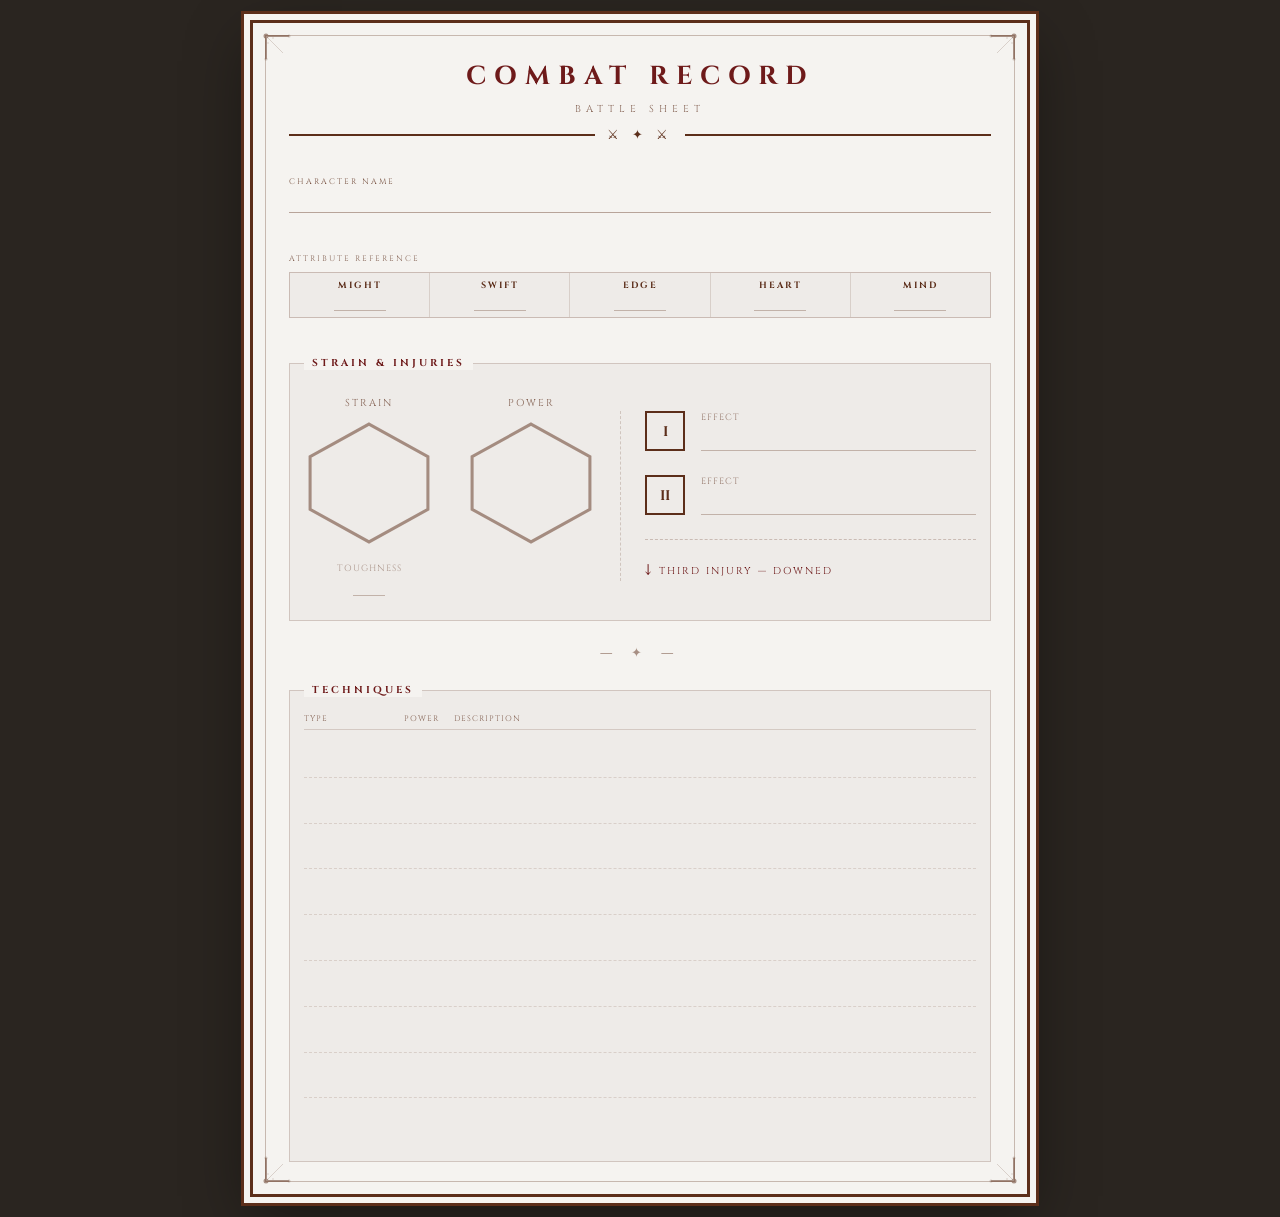
<file: combat.html>
<!DOCTYPE html>
<html lang="en">
<head>
<meta charset="UTF-8">
<meta name="viewport" content="width=device-width, initial-scale=1.0">
<title>Combat Sheet</title>
<link href="https://fonts.googleapis.com/css2?family=Cinzel:wght@400;600;700&family=Crimson+Text:ital,wght@0,400;0,600;1,400&display=swap" rel="stylesheet">
<style>
  :root{--ink:#1a1614;--parchment:#f5f3f0;--gold:#6b5d4f;--rust:#5c2e1a;--blood:#6e1a1a;}
  *{box-sizing:border-box;margin:0;padding:0;}
  body{background:#2a2520;font-family:'Crimson Text',serif;color:var(--ink);min-height:100vh;padding:20px;display:flex;justify-content:center;align-items:flex-start;}
  .sheet{background:var(--parchment);width:780px;max-width:100%;border:3px solid var(--rust);box-shadow:0 0 0 6px var(--parchment),0 0 0 9px var(--rust),0 20px 60px rgba(0,0,0,.4);position:relative;overflow:hidden;}
  .sheet::before{content:'';position:absolute;inset:12px;border:1px solid rgba(92,46,26,.3);pointer-events:none;z-index:0;}
  .corner{position:absolute;width:50px;height:50px;z-index:2;opacity:.5;}.corner svg{width:100%;height:100%;}
  .corner-tl{top:8px;left:8px;}.corner-tr{top:8px;right:8px;transform:scaleX(-1);}.corner-bl{bottom:8px;left:8px;transform:scaleY(-1);}.corner-br{bottom:8px;right:8px;transform:scale(-1);}
  .sheet-inner{padding:36px 36px 32px;position:relative;z-index:1;}

  /* Adjusted Header Margins */
  .sheet-header{text-align:center;margin-bottom:35px;padding-bottom:18px;border-bottom:2px solid var(--rust);position:relative;}
  .sheet-header::after{content:'⚔ ✦ ⚔';position:absolute;bottom:-10px;left:50%;transform:translateX(-50%);background:var(--parchment);padding:0 12px;color:var(--rust);font-size:13px;letter-spacing:5px;}
  .sheet-title{font-family:'Cinzel',serif;font-size:26px;font-weight:700;letter-spacing:8px;color:var(--blood);text-transform:uppercase;margin-bottom:8px;}
  .sheet-subtitle{font-family:'Cinzel',serif;font-size:10px;letter-spacing:5px;color:var(--rust);margin-top:8px;text-transform:uppercase;opacity:.7;}

  /* Adjusted Identity Row Margins */
  .identity-row{margin:40px 0 40px;}
  .fl{font-family:'Cinzel',serif;font-size:8px;letter-spacing:2px;text-transform:uppercase;color:var(--rust);opacity:.8;}
  .fi{border:none;border-bottom:1px solid rgba(92,46,26,.4);background:transparent;font-family:'Crimson Text',serif;font-size:15px;color:var(--ink);padding:2px 0;outline:none;width:100%;}
  
  /* Adjusted Attribute Strip Margins */
  .strip-label{font-family:'Cinzel',serif;font-size:8px;letter-spacing:2px;text-transform:uppercase;color:var(--rust);margin-bottom:8px;opacity:.7;}
  .attr-strip{display:flex;border:1px solid rgba(92,46,26,.25);background:rgba(92,46,26,.04);margin-bottom:45px;}
  .attr-cell{flex:1;display:flex;flex-direction:column;align-items:center;padding:6px 4px;border-right:1px solid rgba(92,46,26,.15);}
  .attr-cell:last-child{border-right:none;}
  .attr-abbr{font-family:'Cinzel',serif;font-size:9px;font-weight:700;letter-spacing:2px;color:var(--rust);text-transform:uppercase;}
  .attr-die-ref{font-family:'Cinzel',serif;font-size:12px;font-weight:700;color:var(--ink);margin-top:3px;width:52px;text-align:center;border:none;border-bottom:1.5px solid rgba(92,46,26,.3);background:transparent;outline:none;padding:0 2px;}

  /* Base Section spacing increased */
  .sec{background:rgba(92,46,26,.04);border:1px solid rgba(92,46,26,.2);padding:12px 14px;margin-bottom:24px;position:relative;}
  .sec:last-child{margin-bottom:0;}
  .st{font-family:'Cinzel',serif;font-size:10px;font-weight:700;letter-spacing:3px;text-transform:uppercase;color:var(--blood);background:var(--parchment);padding:0 8px;position:absolute;top:-8px;left:14px;}

  /* Made Strain & Injuries Taller */
  .sec-strain{margin-top:10px; padding-top: 24px; padding-bottom: 24px !important;}
  .strain-injury-grid{display:grid;grid-template-columns:11fr 14fr;gap:24px;align-items:center;}
  .strain-power-row{display:flex;gap:32px;align-items:flex-start;justify-content:center;}

  /* Scaled up the die hexagons */
  .die-slot{display:flex;flex-direction:column;align-items:center;gap:8px;}
  .die-label{font-family:'Cinzel',serif;font-size:10px;letter-spacing:2px;text-transform:uppercase;color:var(--rust);opacity:.7;}
  .die-outline{position:relative;}
  .die-outline-lg{width:130px;height:130px;} /* Increased from 100px */
  .die-outline-lg svg{width:100%;height:100%;}
  .die-val{position:absolute;inset:0;font-family:'Cinzel',serif;font-weight:700;color:var(--blood);border:none;background:transparent;outline:none;width:100%;text-align:center;padding:0;display:flex;align-items:center;justify-content:center;}
  .die-val-lg{font-size:38px;} /* Increased from 30px */
  .die-max-label{font-family:'Cinzel',serif;font-size:9px;letter-spacing:1px;text-transform:uppercase;color:rgba(92,46,26,.45);}
  .die-max-val{font-family:'Cinzel',serif;font-size:14px;font-weight:700;color:var(--ink);width:32px;text-align:center;border:none;border-bottom:1px solid rgba(92,46,26,.3);background:transparent;outline:none;padding:0;}

  /* Scaled up Injuries list */
  .injury-entry{display:grid;grid-template-columns:auto 1fr;gap:16px;align-items:center;margin-bottom:24px;} /* Increased margin-bottom */
  .injury-entry:last-child{margin-bottom:0;}
  .ib{width:40px;height:40px;border:2px solid var(--rust);background:transparent;cursor:pointer;display:flex;align-items:center;justify-content:center;font-family:'Cinzel',serif;font-size:14px;color:var(--rust);font-weight:700;flex-shrink:0;} /* Scaled up checkboxes */
  .ib.filled{background:var(--rust);color:var(--parchment);}
  .injury-label{font-family:'Cinzel',serif;font-size:9px;letter-spacing:1px;text-transform:uppercase;color:var(--rust);opacity:.6;}
  .injury-input{border:none;border-bottom:1px solid rgba(92,46,26,.3);background:transparent;font-family:'Crimson Text',serif;font-size:15px;color:var(--ink);padding:4px 0;outline:none;width:100%;}
  .deaths-door{display:flex;align-items:center;gap:8px;margin-top:24px;padding-top:20px;border-top:1px dashed rgba(92,46,26,.25);}
  .deaths-door-icon{font-size:16px;color:var(--blood);}
  .deaths-door-text{font-family:'Cinzel',serif;font-size:10px;letter-spacing:2px;text-transform:uppercase;color:var(--blood);}

  /* Adjusted Divider Margin */
  .divider{text-align:center;color:var(--rust);font-size:13px;letter-spacing:8px;margin:12px 0 28px;opacity:.5;}

  /* Techniques table */
  .tech-header{display:grid;grid-template-columns:100px 50px 1fr;gap:0;font-family:'Cinzel',serif;font-size:8px;letter-spacing:1px;text-transform:uppercase;color:var(--rust);opacity:.7;padding:0 0 5px;border-bottom:1px solid rgba(92,46,26,.25);margin-bottom:2px;}
  .tech-row{display:grid;grid-template-columns:100px 50px 1fr;gap:0;padding:12px 0;border-bottom:1px dashed rgba(92,46,26,.15);align-items:center;min-height:42px;}
  .tech-row:last-child{border-bottom:none;}
  .tech-cell{border:none;background:transparent;font-family:'Crimson Text',serif;font-size:13px;color:var(--ink);padding:0 6px 0 0;outline:none;width:100%;line-height:1.6;}

  /* Adjusted Print Margins */
  @media print{
    @page{size:A4 portrait;margin:0;}
    html,body{margin:0;padding:0;background:#f5f3f0 !important;-webkit-print-color-adjust:exact;print-color-adjust:exact;}
    body{display:block;padding:0;}
    .sheet{width:210mm;max-width:210mm;min-height:297mm;height:297mm;border:none;box-shadow:none;margin:0;overflow:hidden;}
    .sheet-inner{padding:9mm 11mm 8mm;}
    
    .sheet-header{margin-bottom:25px;padding-bottom:14px;}
    .sheet-title{font-size:18px;letter-spacing:5px;margin-bottom:6px;}
    .sheet-subtitle{font-size:8px;margin-top:6px;}
    
    .identity-row{margin:28px 0 28px;}
    .attr-strip{margin-bottom:30px;}
    
    .attr-cell{padding:4px 3px;}
    .sec{margin-bottom:16px;padding:8px 10px;}
    .tech-row{padding:8px 0;min-height:32px;}.tech-cell{font-size:12px;}
    input{border:none !important;border-bottom:1px solid rgba(92,46,26,.4) !important;background:transparent !important;-webkit-appearance:none;box-shadow:none;}
    .corner{display:none;}.sheet::before{display:none;}
  }
</style>
</head>
<body>
<div class="sheet">
  <div class="corner corner-tl" id="c1"></div><div class="corner corner-tr" id="c2"></div>
  <div class="corner corner-bl" id="c3"></div><div class="corner corner-br" id="c4"></div>
  <div class="sheet-inner">

    <div class="sheet-header">
      <div class="sheet-title">Combat Record</div>
      <div class="sheet-subtitle">Battle Sheet</div>
    </div>

    <div class="identity-row">
      <div style="display:flex;flex-direction:column;gap:2px;"><div class="fl">Character Name</div><input class="fi" type="text"></div>
    </div>

    <div class="strip-label">Attribute Reference</div>
    <div class="attr-strip" id="attr-strip"></div>

    <div class="sec sec-strain">
      <div class="st">Strain &amp; Injuries</div>
      <div style="height:8px"></div>
      <div class="strain-injury-grid">

        <div class="strain-power-row">
          <div class="die-slot">
            <div class="die-label">Strain</div>
            <div class="die-outline die-outline-lg">
              <svg viewBox="0 0 64 64" fill="none" xmlns="http://www.w3.org/2000/svg">
                <polygon points="32,3 61,19 61,45 32,61 3,45 3,19" stroke="rgba(92,46,26,.5)" stroke-width="1.5" fill="none"/>
              </svg>
              <input class="die-val die-val-lg" type="text" maxlength="2">
            </div>
            <div style="display:flex;gap:12px;margin-top:6px;">
              <div style="display:flex;flex-direction:column;align-items:center;gap:2px;">
                <span class="die-max-label">Toughness</span>
                <input class="die-max-val" type="text" maxlength="2">
              </div>
            </div>
          </div>

          <div class="die-slot">
            <div class="die-label">Power</div>
            <div class="die-outline die-outline-lg">
              <svg viewBox="0 0 64 64" fill="none" xmlns="http://www.w3.org/2000/svg">
                <polygon points="32,3 61,19 61,45 32,61 3,45 3,19" stroke="rgba(92,46,26,.5)" stroke-width="1.5" fill="none"/>
              </svg>
              <input class="die-val die-val-lg" type="text" maxlength="2">
            </div>
          </div>
        </div>

        <div style="border-left:1px dashed rgba(92,46,26,.2);padding-left:24px;">
          <div class="injury-entry">
            <div class="ib" onclick="this.classList.toggle('filled')">I</div>
            <div>
              <div class="injury-label">Effect</div>
              <input class="injury-input" type="text">
            </div>
          </div>
          <div class="injury-entry">
            <div class="ib" onclick="this.classList.toggle('filled')">II</div>
            <div>
              <div class="injury-label">Effect</div>
              <input class="injury-input" type="text">
            </div>
          </div>
          <div class="deaths-door">
            <span class="deaths-door-icon">↓</span>
            <span class="deaths-door-text">Third Injury — Downed</span>
          </div>
        </div>
      </div>
    </div>

    <div class="divider">— ✦ —</div>

    <div class="sec" style="padding-bottom:18px;">
      <div class="st">Techniques</div>
      <div style="height:10px"></div>
      <div class="tech-header">
        <span>Type</span><span>Power</span><span>Description</span>
      </div>
      <div id="tech-container"></div>
    </div>

  </div>
</div>

<script>
const SVG=`<svg viewBox="0 0 50 50" fill="none" xmlns="http://www.w3.org/2000/svg"><path d="M5 5 L5 28 M5 5 L28 5" stroke="#5c2e1a" stroke-width="2"/><path d="M5 5 L22 22" stroke="#5c2e1a" stroke-width="1" opacity="0.35"/><circle cx="5" cy="5" r="2.5" fill="#5c2e1a"/><circle cx="28" cy="5" r="1.5" fill="#5c2e1a" opacity="0.5"/><circle cx="5" cy="28" r="1.5" fill="#5c2e1a" opacity="0.5"/><path d="M12 5 L12 8" stroke="#5c2e1a" stroke-width="1" opacity="0.35"/><path d="M5 12 L8 12" stroke="#5c2e1a" stroke-width="1" opacity="0.35"/></svg>`;
['c1','c2','c3','c4'].forEach(id=>document.getElementById(id).innerHTML=SVG);

['MIGHT','SWIFT','EDGE','HEART','MIND'].forEach(a=>{
  const cell=document.createElement('div');cell.className='attr-cell';
  cell.innerHTML=`<div class="attr-abbr">${a}</div>`;
  const inp=document.createElement('input');inp.className='attr-die-ref';inp.type='text';inp.maxLength=4;
  cell.appendChild(inp);document.getElementById('attr-strip').appendChild(cell);
});

// Techniques — Changed from 7 to 9 rows
const tc=document.getElementById('tech-container');
for(let i=0;i<9;i++){
  const row=document.createElement('div');row.className='tech-row';
  const type=document.createElement('input');type.className='tech-cell';type.type='text';
  const power=document.createElement('input');power.className='tech-cell';power.type='text';power.maxLength=3;
  const desc=document.createElement('input');desc.className='tech-cell';desc.type='text';
  row.appendChild(type);row.appendChild(power);row.appendChild(desc);
  tc.appendChild(row);
}
</script>
</body>
</html>
</file>
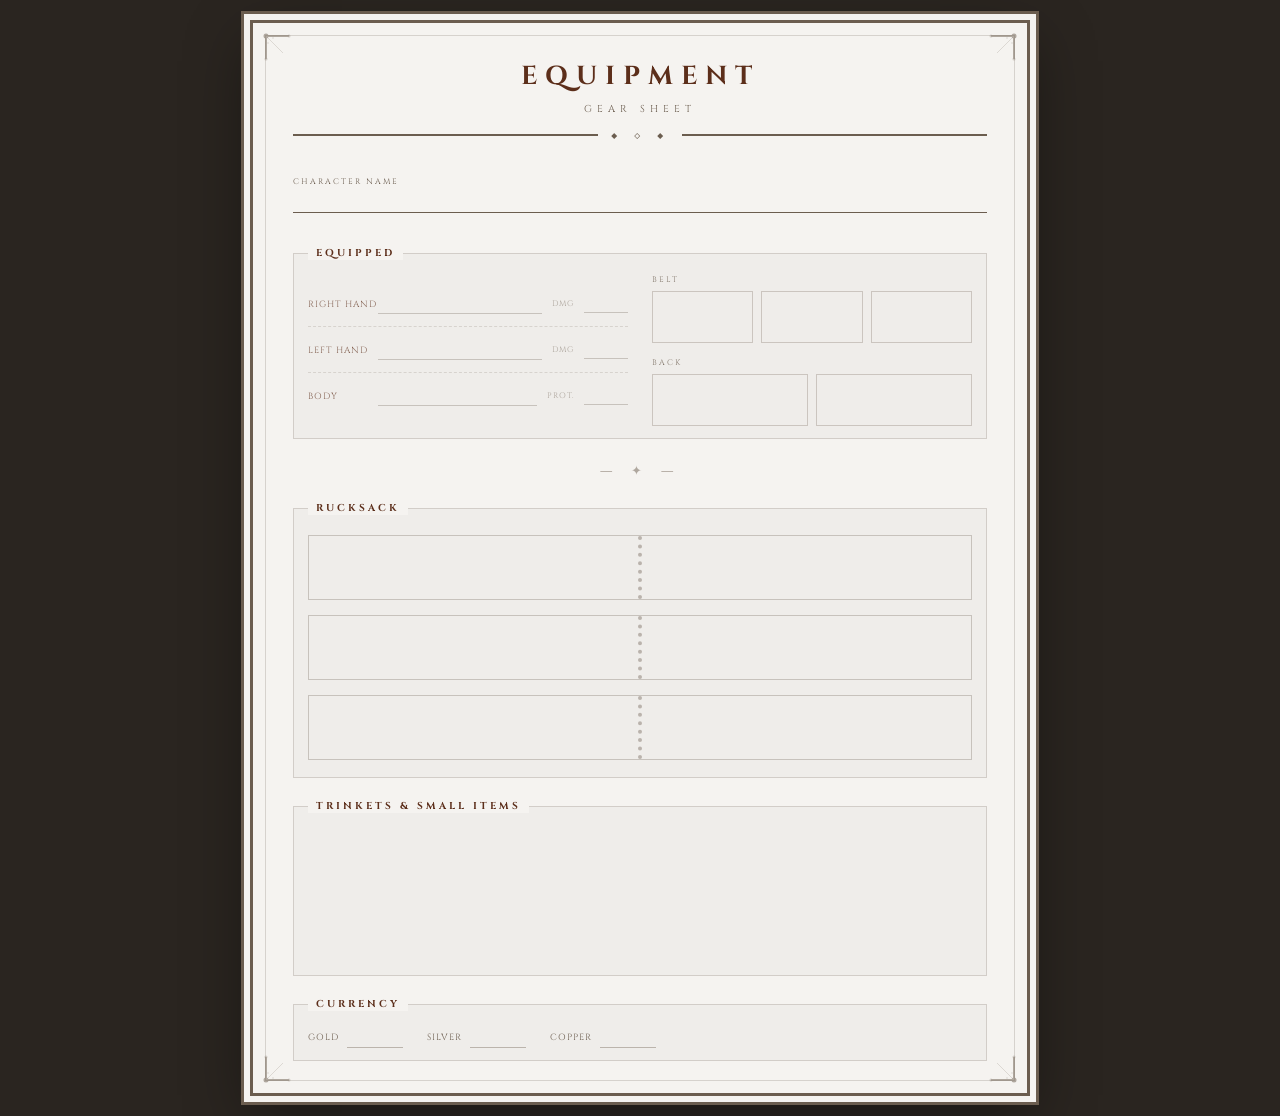
<file: equipment.html>
<!DOCTYPE html>
<html lang="en">
<head>
<meta charset="UTF-8">
<meta name="viewport" content="width=device-width, initial-scale=1.0">
<title>Equipment Sheet</title>
<link href="https://fonts.googleapis.com/css2?family=Cinzel:wght@400;600;700&family=Crimson+Text:ital,wght@0,400;0,600;1,400&display=swap" rel="stylesheet">
<style>
  :root{--ink:#1a1614;--parchment:#f5f3f0;--gold:#6b5d4f;--rust:#5c2e1a;}
  *{box-sizing:border-box;margin:0;padding:0;}
  body{background:#2a2520;font-family:'Crimson Text',serif;color:var(--ink);min-height:100vh;padding:20px;display:flex;justify-content:center;align-items:flex-start;}
  .sheet{background:var(--parchment);width:780px;max-width:100%;border:3px solid var(--gold);box-shadow:0 0 0 6px var(--parchment),0 0 0 9px var(--gold),0 20px 60px rgba(0,0,0,.4);position:relative;overflow:hidden;}
  .sheet::before{content:'';position:absolute;inset:12px;border:1px solid rgba(107,93,79,.22);pointer-events:none;z-index:0;}
  .corner{position:absolute;width:50px;height:50px;z-index:2;opacity:.5;}.corner svg{width:100%;height:100%;}
  .corner-tl{top:8px;left:8px;}.corner-tr{top:8px;right:8px;transform:scaleX(-1);}.corner-bl{bottom:8px;left:8px;transform:scaleY(-1);}.corner-br{bottom:8px;right:8px;transform:scale(-1);}
  .sheet-inner{padding:36px 40px 32px;position:relative;z-index:1;}

  /* --- Spacing Updates (Matching previous sheets) --- */
  .sheet-header{text-align:center;margin-bottom:35px;padding-bottom:18px;border-bottom:2px solid var(--gold);position:relative;}
  .sheet-header::after{content:'⬥ ⬦ ⬥';position:absolute;bottom:-10px;left:50%;transform:translateX(-50%);background:var(--parchment);padding:0 12px;color:var(--gold);font-size:14px;letter-spacing:6px;}
  .sheet-title{font-family:'Cinzel',serif;font-size:26px;font-weight:700;letter-spacing:8px;color:var(--rust);text-transform:uppercase;margin-bottom:8px;}
  .sheet-subtitle{font-family:'Cinzel',serif;font-size:10px;letter-spacing:5px;color:var(--gold);margin-top:8px;text-transform:uppercase;}

  .identity-row{margin:40px 0 40px;}
  .fl{font-family:'Cinzel',serif;font-size:8px;letter-spacing:2px;text-transform:uppercase;color:var(--gold);}
  .fi{border:none;border-bottom:1px solid var(--gold);background:transparent;font-family:'Crimson Text',serif;font-size:15px;color:var(--ink);padding:2px 0;outline:none;width:100%;}

  .sec{background:rgba(107,93,79,.04);border:1px solid rgba(107,93,79,.22);padding:12px 14px;margin-bottom:24px;position:relative;}
  .sec-rucksack,.sec-trinkets,.sec-currency{margin-bottom:28px;}
  .sec:last-child{margin-bottom:0;}
  .st{font-family:'Cinzel',serif;font-size:10px;font-weight:700;letter-spacing:3px;text-transform:uppercase;color:var(--rust);background:var(--parchment);padding:0 8px;position:absolute;top:-8px;left:14px;}
  .sec-label{font-family:'Cinzel',serif;font-size:8px;letter-spacing:2px;text-transform:uppercase;color:var(--gold);opacity:.8;margin-bottom:6px;}

  /* --- Equipped Updates --- */
  .equipped-grid{display:grid;grid-template-columns:1fr 1fr;gap:24px;}
  .slot-row{display:grid;align-items:center;gap:10px;padding:12px 0;border-bottom:1px dashed rgba(107,93,79,.18);} /* Increased padding */
  .slot-row:last-child{border-bottom:none;}
  .slot-label{font-family:'Cinzel',serif;font-size:9px;letter-spacing:1px;text-transform:uppercase;color:var(--rust);opacity:.7;white-space:nowrap;}
  .slot-input{border:none;border-bottom:1px solid rgba(107,93,79,.3);background:transparent;font-family:'Crimson Text',serif;font-size:14px;color:var(--ink);padding:1px 0;outline:none;width:100%;}
  .dmg-input{border:none;border-bottom:1px solid rgba(107,93,79,.3);background:transparent;font-family:'Cinzel',serif;font-size:11px;color:var(--rust);padding:1px 2px;outline:none;width:44px;text-align:center;}
  .dmg-label{font-family:'Cinzel',serif;font-size:8px;letter-spacing:1px;text-transform:uppercase;color:rgba(107,93,79,.5);}

  /* Belt / Back Updates */
  .small-slots{display:flex;gap:8px;margin-top:6px;}
  .small-slot{flex:1;}
  .small-box{border:1px solid rgba(107,93,79,.28);padding:8px 10px;min-height:52px;display:flex;align-items:center;} /* Increased min-height */
  .small-input{border:none;background:transparent;font-family:'Crimson Text',serif;font-size:13px;color:var(--ink);outline:none;width:100%;}

  /* --- Rucksack Updates (Dotted dividers) --- */
  .ruck-header{display:grid;grid-template-columns:1fr 1fr;gap:8px;margin-bottom:6px;}
  .ruck-col-label{font-family:'Cinzel',serif;font-size:8px;letter-spacing:2px;text-transform:uppercase;color:rgba(107,93,79,.5);text-align:center;}
  .ruck-grid{display:flex;flex-direction:column;gap:10px;}
  .ruck-row{display:flex;border:1px solid rgba(107,93,79,.3);background:transparent;margin-bottom: 5px}
  .ruck-cell{flex:1;padding:8px 12px;min-height:60px;display:flex;flex-direction:column;justify-content:center;}
  .ruck-cell:first-child{border-right:4px dotted rgba(107,93,79,.4);} /* The dotted line between A and B */
  .ruck-input{margin-bottom: 5px; border:none;background:transparent;font-family:'Crimson Text',serif;font-size:14px;color:var(--ink);outline:none;width:100%;resize:none;line-height:1.5;}
  
  /* --- Trinkets Updates --- */
  .trinkets-area{width:100%;background:transparent;border:none;font-family:'Crimson Text',serif;font-size:14px;color:var(--ink);padding:4px 0;resize:none;min-height:130px;outline:none;line-height:1.9;} /* Significantly increased min-height */

  /* Currency */
  .currency-row{display:flex;gap:24px;align-items:center;}
  .currency-item{display:flex;align-items:center;gap:8px;}
  .currency-label{font-family:'Cinzel',serif;font-size:9px;letter-spacing:1px;text-transform:uppercase;color:var(--gold);}
  .currency-input{font-family:'Cinzel',serif;font-size:16px;font-weight:700;color:var(--ink);width:56px;text-align:center;border:none;border-bottom:1.5px solid rgba(107,93,79,.4);background:transparent;outline:none;padding:0;}

  .divider{text-align:center;color:var(--gold);font-size:13px;letter-spacing:8px;margin:12px 0 28px;opacity:.5;}

  /* --- Print Overrides --- */
  @media print{
    @page{size:A4 portrait;margin:0;}
    html,body{margin:0;padding:0;background:#f5f3f0 !important;-webkit-print-color-adjust:exact;print-color-adjust:exact;}
    body{display:block;padding:0;}
    .sheet{width:210mm;max-width:210mm;min-height:297mm;height:297mm;border:none;box-shadow:none;margin:0;overflow:hidden;}
    .sheet-inner{padding:10mm 12mm 8mm;}
    
    .sheet-header{margin-bottom:25px;padding-bottom:14px;}
    .sheet-title{font-size:18px;letter-spacing:5px;margin-bottom:6px;}
    .sheet-subtitle{font-size:8px;margin-top:6px;}
    
    .identity-row{margin:28px 0 28px;}
    .sec{margin-bottom:16px;padding:8px 10px;}
    
    .slot-row {padding: 8px 0;}
    .small-box{border:1px solid rgba(107,93,79,.22) !important; min-height:42px;}
    
    .ruck-row{border:1px solid rgba(107,93,79,.22) !important;}
    .ruck-cell{min-height:46px;}
    .ruck-cell:first-child{border-right:3px dotted rgba(107,93,79,.3) !important;}
    
    .trinkets-area{min-height:100px;}
    input,textarea{border:none !important;border-bottom:1px solid rgba(107,93,79,.4) !important;background:transparent !important;-webkit-appearance:none;box-shadow:none;}
    textarea.trinkets-area{border:none !important;border-bottom:none !important;}
    .corner{display:none;}.sheet::before{display:none;}
  }
</style>
</head>
<body>
<div class="sheet">
  <div class="corner corner-tl" id="c1"></div><div class="corner corner-tr" id="c2"></div>
  <div class="corner corner-bl" id="c3"></div><div class="corner corner-br" id="c4"></div>
  <div class="sheet-inner">

    <div class="sheet-header">
      <div class="sheet-title">Equipment</div>
      <div class="sheet-subtitle">Gear Sheet</div>
    </div>

    <div class="identity-row">
      <div style="display:flex;flex-direction:column;gap:2px;"><div class="fl">Character Name</div><input class="fi" type="text"></div>
    </div>

    <div class="sec">
      <div class="st">Equipped</div>
      <div style="height:8px"></div>
      <div class="equipped-grid">

        <div>
          <div class="slot-row" style="grid-template-columns:60px 1fr auto auto; margin-top: 7px">
            <span class="slot-label">Right Hand</span>
            <input class="slot-input" type="text">
            <span class="dmg-label">Dmg</span>
            <input class="dmg-input" type="text">
          </div>
          <div class="slot-row" style="grid-template-columns:60px 1fr auto auto;">
            <span class="slot-label">Left Hand</span>
            <input class="slot-input" type="text">
            <span class="dmg-label">Dmg</span>
            <input class="dmg-input" type="text">
          </div>
          <div class="slot-row" style="grid-template-columns:60px 1fr auto auto;">
            <span class="slot-label">Body</span>
            <input class="slot-input" type="text">
            <span class="dmg-label">Prot.</span>
            <input class="dmg-input" type="text">
          </div>
        </div>

        <div>
          <div class="sec-label">Belt</div>
          <div class="small-slots">
            <div class="small-slot"><div class="small-box"><input class="small-input" type="text"></div></div>
            <div class="small-slot"><div class="small-box"><input class="small-input" type="text"></div></div>
            <div class="small-slot"><div class="small-box"><input class="small-input" type="text"></div></div>
          </div>
          <div class="sec-label" style="margin-top:14px;">Back</div>
          <div class="small-slots">
            <div class="small-slot"><div class="small-box"><input class="small-input" type="text"></div></div>
            <div class="small-slot"><div class="small-box"><input class="small-input" type="text"></div></div>
          </div>
        </div>

      </div>
    </div>

    <div class="divider">— ✦ —</div>

    <div class="sec sec-rucksack">
      <div class="st">Rucksack</div>
      <div style="height:8px"></div>
      <div class="ruck-header">
      </div>
      <div class="ruck-grid" id="ruck-grid"></div>
    </div>

    <div class="sec sec-trinkets">
      <div class="st">Trinkets &amp; Small Items</div>
      <div style="height:8px"></div>
      <textarea class="trinkets-area"></textarea>
    </div>

    <div class="sec sec-currency">
      <div class="st">Currency</div>
      <div style="height:8px"></div>
      <div class="currency-row">
        <div class="currency-item"><span class="currency-label">Gold</span><input class="currency-input" type="text"></div>
        <div class="currency-item"><span class="currency-label">Silver</span><input class="currency-input" type="text"></div>
        <div class="currency-item"><span class="currency-label">Copper</span><input class="currency-input" type="text"></div>
      </div>
    </div>

  </div>
</div>

<script>
const SVG=`<svg viewBox="0 0 50 50" fill="none" xmlns="http://www.w3.org/2000/svg"><path d="M5 5 L5 28 M5 5 L28 5" stroke="#6b5d4f" stroke-width="2"/><path d="M5 5 L22 22" stroke="#6b5d4f" stroke-width="1" opacity="0.35"/><circle cx="5" cy="5" r="2.5" fill="#6b5d4f"/><circle cx="28" cy="5" r="1.5" fill="#6b5d4f" opacity="0.5"/><circle cx="5" cy="28" r="1.5" fill="#6b5d4f" opacity="0.5"/><path d="M12 5 L12 8" stroke="#6b5d4f" stroke-width="1" opacity="0.35"/><path d="M5 12 L8 12" stroke="#6b5d4f" stroke-width="1" opacity="0.35"/></svg>`;
['c1','c2','c3','c4'].forEach(id=>document.getElementById(id).innerHTML=SVG);

const rg=document.getElementById('ruck-grid');
// Modified to create structural rows for the dotted border effect
for(let i=0;i<3;i++){
  const row = document.createElement('div');
  row.className = 'ruck-row';
  
  const a = document.createElement('div');
  a.className = 'ruck-cell';
  a.innerHTML = `<textarea class="ruck-input" rows="2"></textarea>`;
  
  const b = document.createElement('div');
  b.className = 'ruck-cell';
  b.innerHTML = `<textarea class="ruck-input" rows="2"></textarea>`;
  
  row.appendChild(a);
  row.appendChild(b);
  rg.appendChild(row);
}
</script>
</body>
</html>
</file>
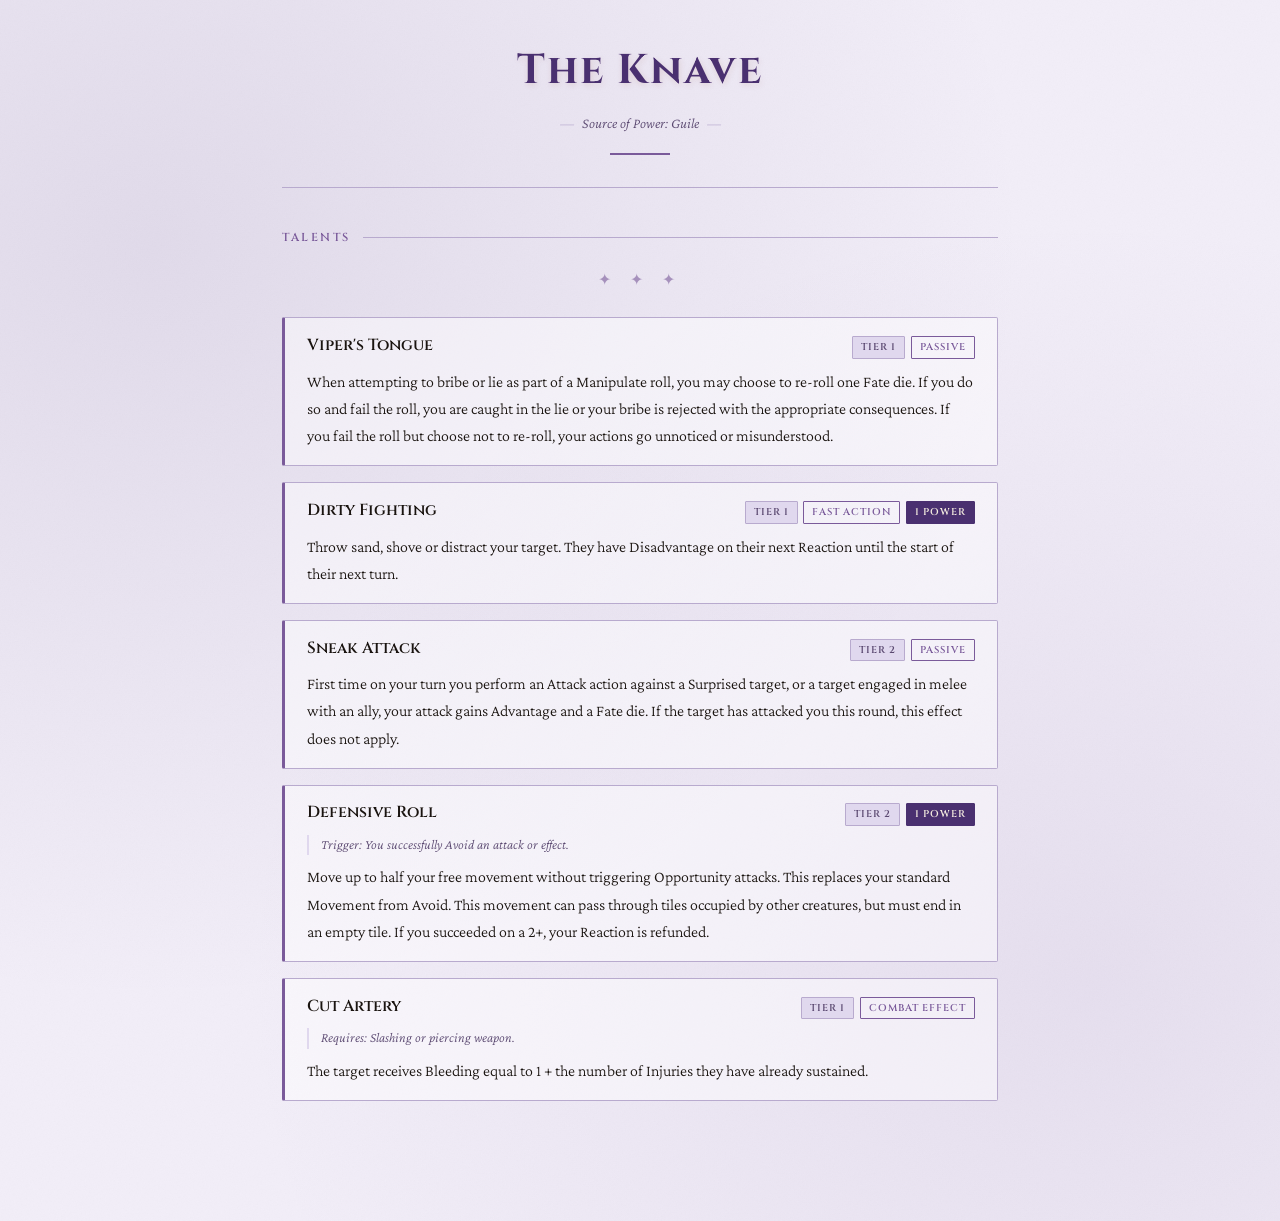
<file: knave.html>
<!DOCTYPE html>
<html lang="en">
<head>
  <meta charset="UTF-8">
  <meta name="viewport" content="width=device-width, initial-scale=1.0">
  <title>The Knave — Abilities</title>
  <link rel="stylesheet" href="charstyle.css">
  <style>
    :root {
      --accent: #4a3070;
      --accent-light: #6248a0;
      --gold: #7a5a9a;
      --gold-light: #9a78be;
      --rule: #b8aace;
      --parchment: #f2eef8;
      --parchment-dark: #e0d8ee;
      --parchment-mid: #e9e4f3;
      --muted: #5a4870;
      --shadow: rgba(40,20,80,0.14);
    }
    body {
      background-color: var(--parchment);
      background-image:
        radial-gradient(ellipse at 12% 20%, rgba(74,48,112,0.10) 0%, transparent 55%),
        radial-gradient(ellipse at 85% 80%, rgba(122,90,154,0.10) 0%, transparent 55%),
        url("data:image/svg+xml,%3Csvg xmlns='http://www.w3.org/2000/svg' width='300' height='300'%3E%3Cfilter id='n'%3E%3CfeTurbulence type='fractalNoise' baseFrequency='0.75' numOctaves='4' stitchTiles='stitch'/%3E%3CfeColorMatrix type='saturate' values='0'/%3E%3C/filter%3E%3Crect width='300' height='300' filter='url(%23n)' opacity='0.035'/%3E%3C/svg%3E");
    }
    .char-name { color: var(--accent); }
    .badge-cost { background: var(--accent); }
  </style>
</head>
<body>
<div class="page-wrap">

  <header class="char-header">
    <div class="char-name">The Knave</div>
    <div class="power-source">Source of Power: Guile</div>
  </header>

  <p class="section-title">Talents</p>
  <div class="divider">✦ ✦ ✦</div>

  <div class="talent-list">

    <div class="talent">
      <div class="talent-header">
        <span class="talent-name">Viper's Tongue</span>
        <div class="badges">
          <span class="badge badge-tier">Tier 1</span>
          <span class="badge badge-type">Passive</span>
        </div>
      </div>
      <p class="talent-desc">When attempting to bribe or lie as part of a Manipulate roll, you may choose to re-roll one Fate die. If you do so and fail the roll, you are caught in the lie or your bribe is rejected with the appropriate consequences. If you fail the roll but choose not to re-roll, your actions go unnoticed or misunderstood.</p>
    </div>

    <div class="talent">
      <div class="talent-header">
        <span class="talent-name">Dirty Fighting</span>
        <div class="badges">
          <span class="badge badge-tier">Tier 1</span>
          <span class="badge badge-type">Fast Action</span>
          <span class="badge badge-cost">1 Power</span>
        </div>
      </div>
      <p class="talent-desc">Throw sand, shove or distract your target. They have Disadvantage on their next Reaction until the start of their next turn.</p>
    </div>

    <div class="talent">
      <div class="talent-header">
        <span class="talent-name">Sneak Attack</span>
        <div class="badges">
          <span class="badge badge-tier">Tier 2</span>
          <span class="badge badge-type">Passive</span>
        </div>
      </div>
      <p class="talent-desc">First time on your turn you perform an Attack action against a Surprised target, or a target engaged in melee with an ally, your attack gains Advantage and a Fate die. If the target has attacked you this round, this effect does not apply.</p>
    </div>

    <div class="talent">
      <div class="talent-header">
        <span class="talent-name">Defensive Roll</span>
        <div class="badges">
          <span class="badge badge-tier">Tier 2</span>
          <span class="badge badge-cost">1 Power</span>
        </div>
      </div>
      <div class="talent-trigger">Trigger: You successfully Avoid an attack or effect.</div>
      <p class="talent-desc">Move up to half your free movement without triggering Opportunity attacks. This replaces your standard Movement from Avoid. This movement can pass through tiles occupied by other creatures, but must end in an empty tile. If you succeeded on a 2+, your Reaction is refunded.</p>
    </div>

    <div class="talent">
      <div class="talent-header">
        <span class="talent-name">Cut Artery</span>
        <div class="badges">
          <span class="badge badge-tier">Tier 1</span>
          <span class="badge badge-type">Combat Effect</span>
        </div>
      </div>
      <div class="talent-trigger">Requires: Slashing or piercing weapon.</div>
      <p class="talent-desc">The target receives Bleeding equal to 1 + the number of Injuries they have already sustained.</p>
    </div>

  </div>

</div>
</body>
</html>
</file>
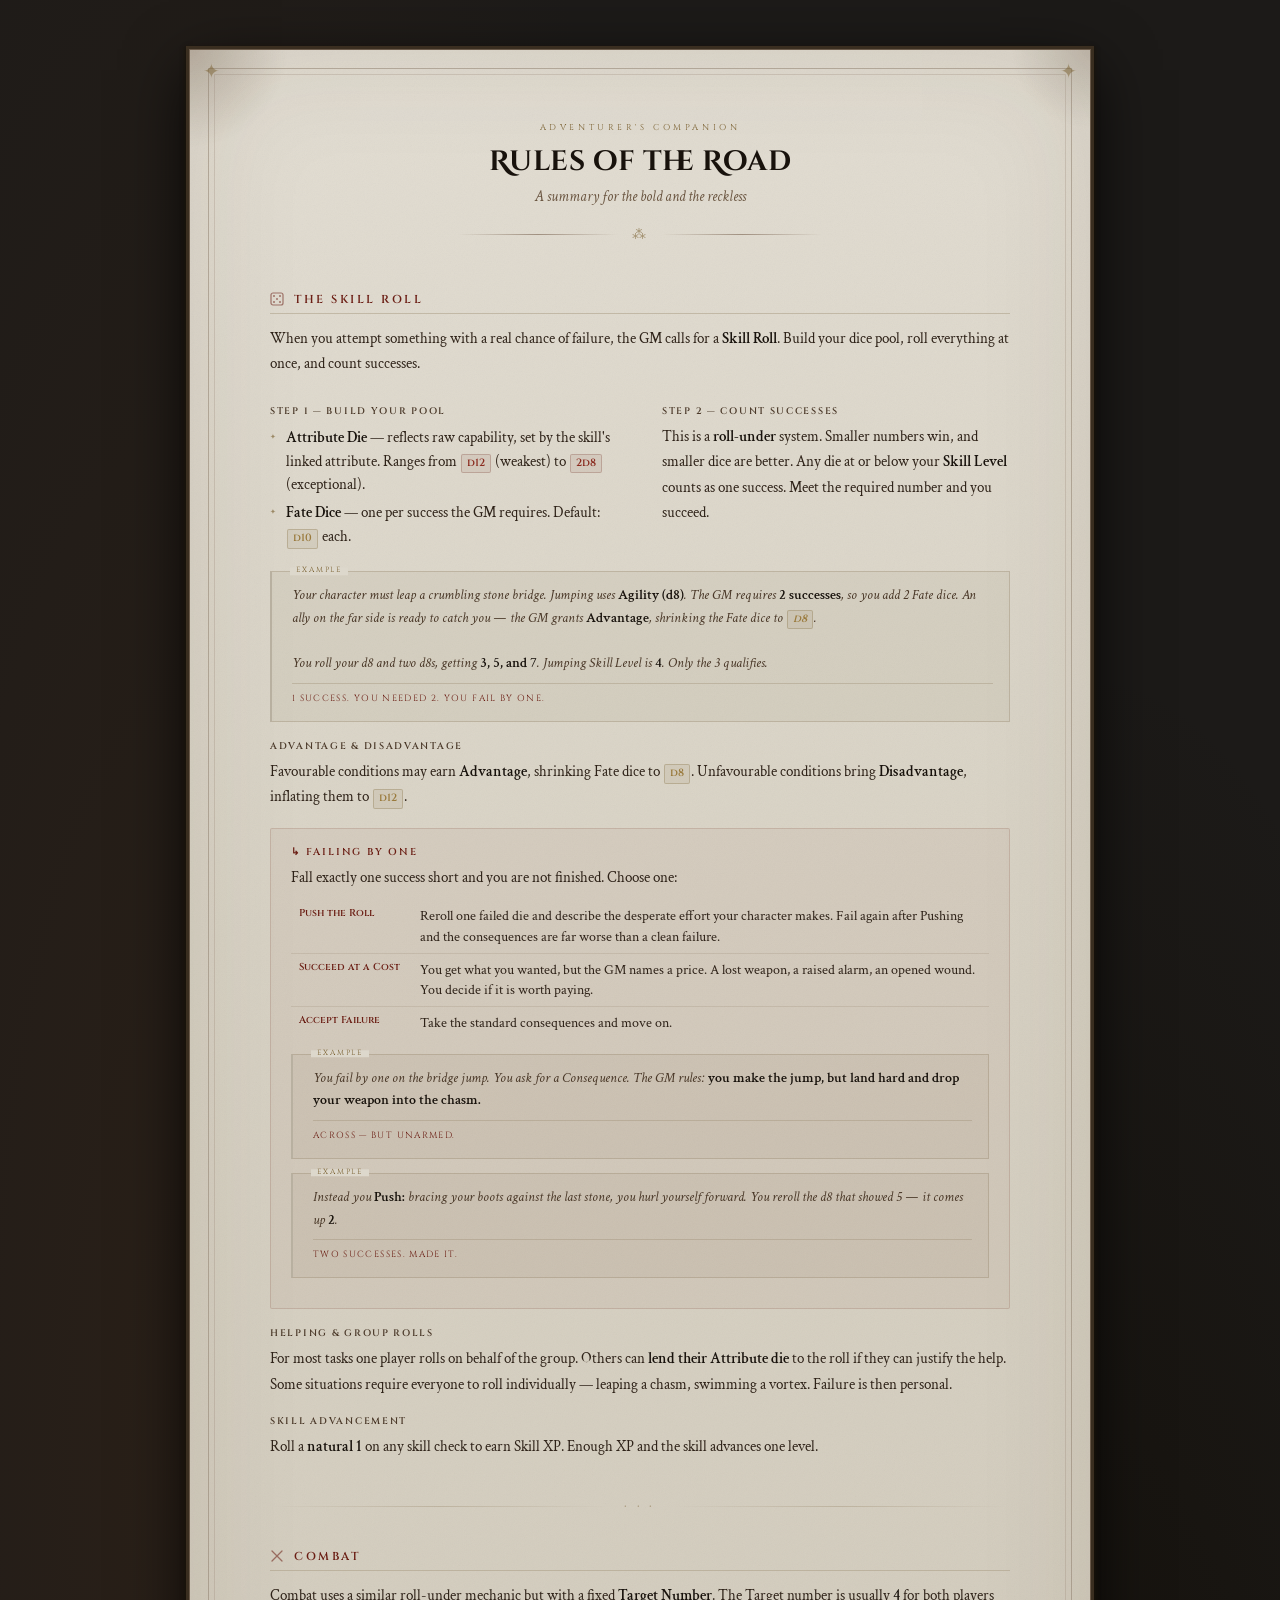
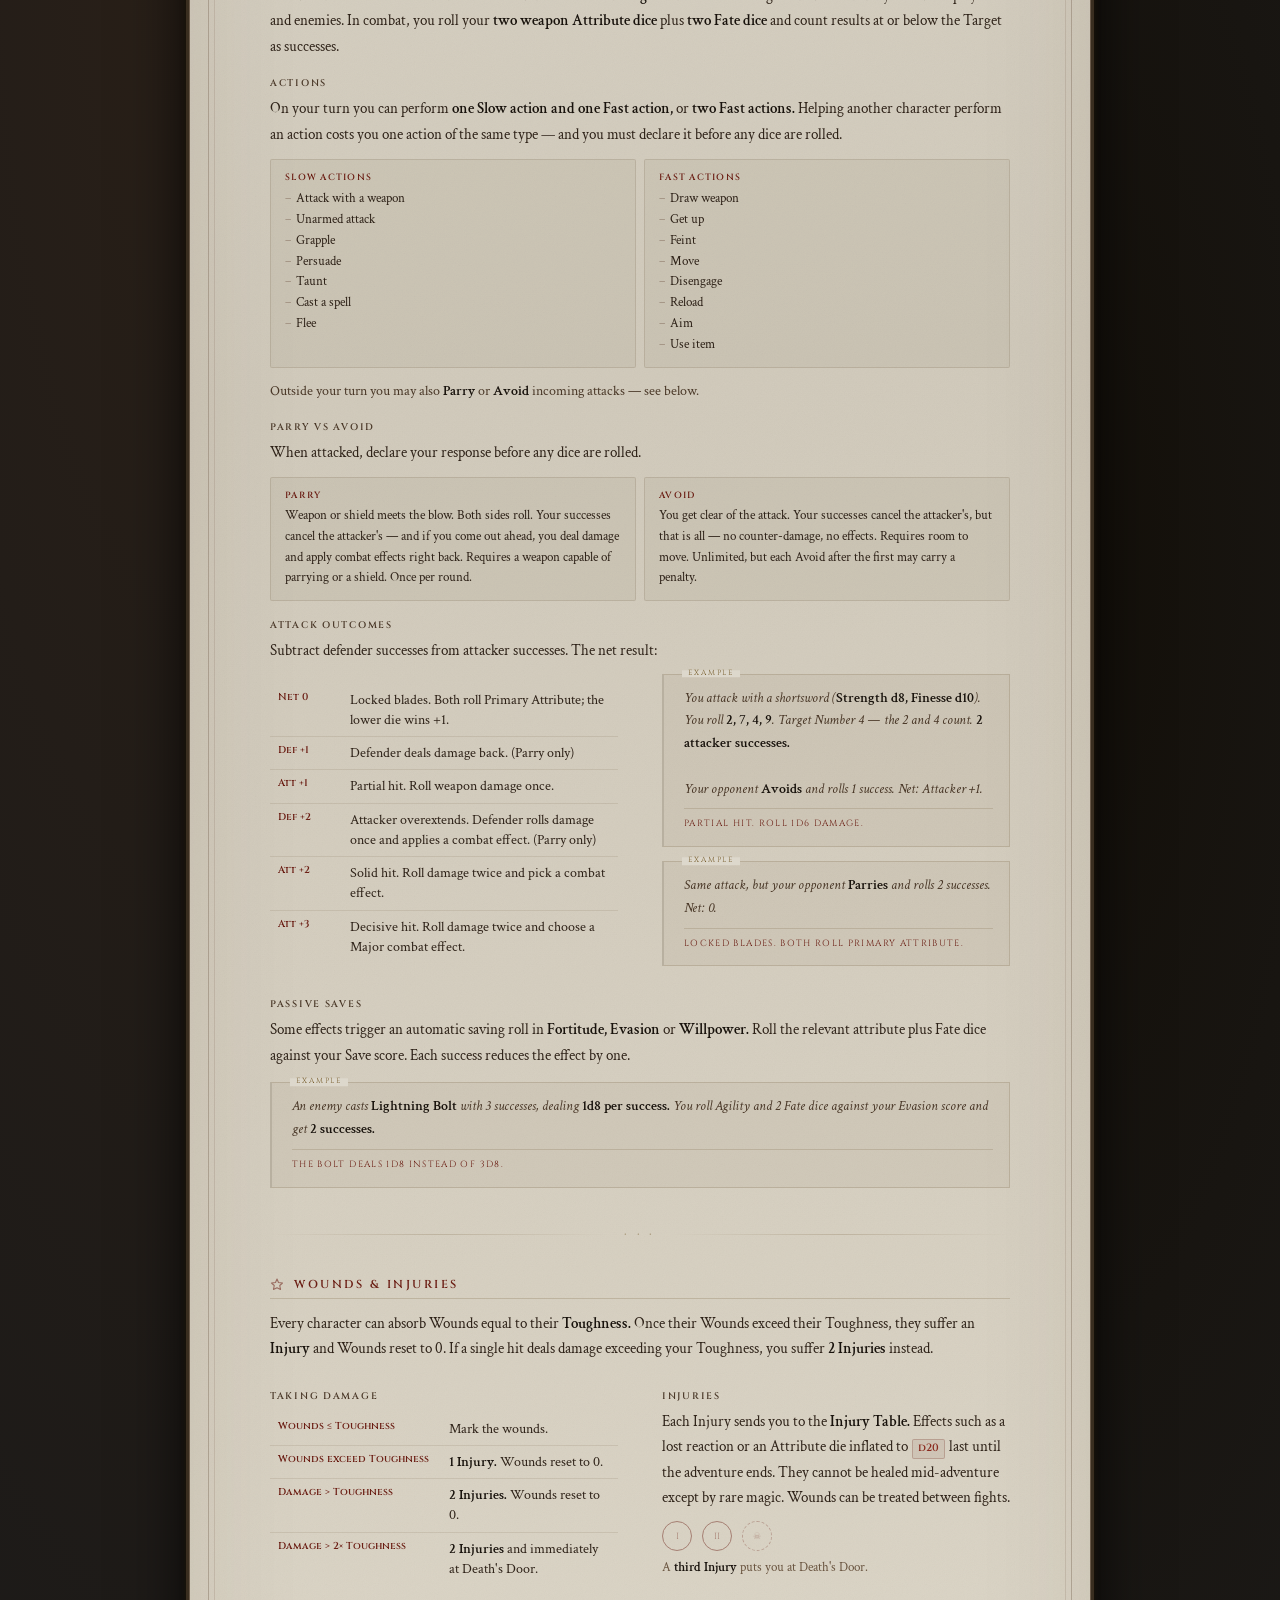
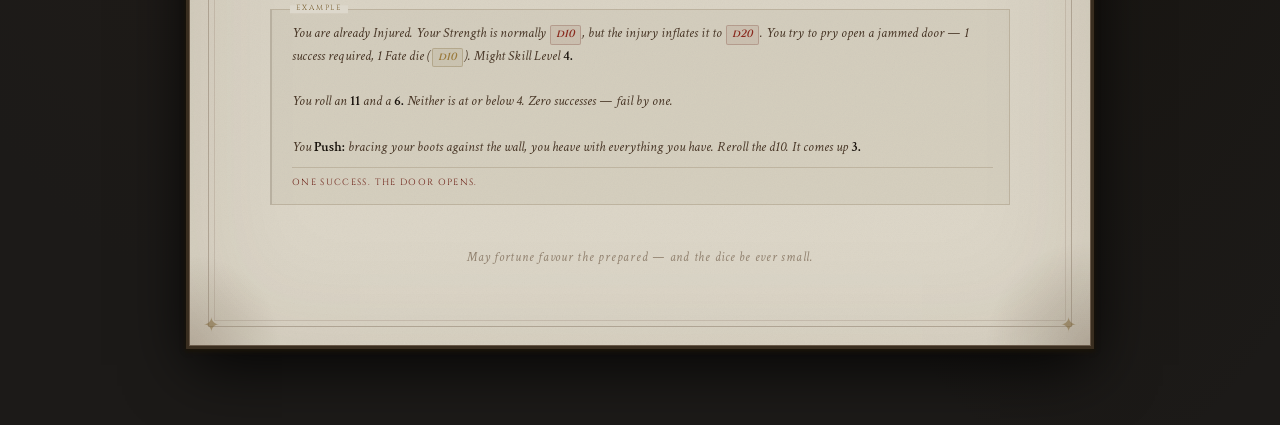
<file: rules-summary(5).html>
<!DOCTYPE html>
<html lang="en">
<head>
<meta charset="UTF-8">
<meta name="viewport" content="width=device-width, initial-scale=1.0">
<title>Rules of the Road — Player's Summary</title>
<link href="https://fonts.googleapis.com/css2?family=Cinzel+Decorative:wght@400;700&family=Cinzel:wght@400;600&family=Crimson+Text:ital,wght@0,400;0,600;1,400;1,600&display=swap" rel="stylesheet">
<style>
  :root {
    --bg:         #1c1a18;
    --parch:      #ddd8cc;
    --parch-mid:  #cdc7b8;
    --parch-dark: #b8b0a0;
    --parch-edge: #a09080;
    --ink:        #18120c;
    --ink-body:   #2e2218;
    --ink-mid:    #4a3828;
    --ink-faint:  #6a5540;
    --red:        #6b1e14;
    --red-light:  #8a2a1e;
    --gold:       #7a6030;
    --gold-light: #9a7a3c;
    --rule-line:  #a8998080;
    --example-border: #9a8a7060;
  }

  * { box-sizing: border-box; margin: 0; padding: 0; }

  body {
    background: var(--bg);
    background-image:
      radial-gradient(ellipse 60% 80% at 15% 40%, #2a2018 0%, transparent 70%),
      radial-gradient(ellipse 50% 60% at 85% 60%, #14100a 0%, transparent 70%);
    min-height: 100vh;
    padding: 50px 24px 80px;
    font-family: 'Crimson Text', Georgia, serif;
    display: flex;
    justify-content: center;
  }

  .page {
    max-width: 900px;
    width: 100%;
    position: relative;
    background: var(--parch);
    background-image:
      url("data:image/svg+xml,%3Csvg xmlns='http://www.w3.org/2000/svg' width='300' height='300'%3E%3Cfilter id='f'%3E%3CfeTurbulence type='fractalNoise' baseFrequency='0.9' numOctaves='4' stitchTiles='stitch'/%3E%3CfeColorMatrix type='saturate' values='0'/%3E%3C/filter%3E%3Crect width='300' height='300' filter='url(%23f)' opacity='0.06'/%3E%3C/svg%3E"),
      linear-gradient(175deg, #e2ddd2 0%, #d8d2c4 25%, #d0c9ba 55%, #d6cfc0 80%, #ddd7c8 100%);
    padding: 72px 80px 80px;
    box-shadow:
      0 0 0 1px #6a5a4a,
      0 0 0 4px #3a2e20,
      0 2px 4px 5px #1a140a,
      0 20px 60px rgba(0,0,0,0.85),
      inset 0 0 120px rgba(60,40,15,0.10);
    animation: appear 0.7s ease-out both;
  }

  @keyframes appear {
    from { opacity: 0; transform: translateY(20px); }
    to   { opacity: 1; transform: translateY(0); }
  }

  .page::before {
    content: '';
    position: absolute; inset: 0; pointer-events: none;
    background:
      radial-gradient(ellipse 150px 150px at 0 0,       rgba(60,35,10,0.22) 0%, transparent 65%),
      radial-gradient(ellipse 120px 120px at 100% 0,    rgba(50,30,8,0.16)  0%, transparent 65%),
      radial-gradient(ellipse 160px 160px at 100% 100%, rgba(45,25,5,0.20)  0%, transparent 65%),
      radial-gradient(ellipse 140px 140px at 0 100%,    rgba(55,32,8,0.18)  0%, transparent 65%);
  }

  .frame { position: absolute; inset: 18px; pointer-events: none; border: 1px solid #8a7a6880; }
  .frame::before { content: ''; position: absolute; inset: 5px; border: 0.5px solid #8a7a6840; }

  .flourish { position: absolute; width: 24px; height: 24px; color: var(--gold); opacity: 0.5; font-size: 20px; line-height: 1; pointer-events: none; }
  .flourish.tl { top: 12px; left: 13px; }
  .flourish.tr { top: 12px; right: 13px; transform: scaleX(-1); }
  .flourish.bl { bottom: 12px; left: 13px; transform: scaleY(-1); }
  .flourish.br { bottom: 12px; right: 13px; transform: scale(-1); }

  .title-block { text-align: center; margin-bottom: 48px; }
  .eyebrow { font-family: 'Cinzel', serif; font-size: 8.5px; letter-spacing: 0.42em; text-transform: uppercase; color: var(--gold); margin-bottom: 12px; }
  h1 { font-family: 'Cinzel Decorative', serif; font-size: 28px; font-weight: 700; color: var(--ink); letter-spacing: 0.02em; line-height: 1.2; margin-bottom: 8px; }
  .title-sub { font-family: 'Crimson Text', serif; font-style: italic; font-size: 15px; color: var(--ink-faint); margin-bottom: 20px; }
  .ornament-rule { display: flex; align-items: center; gap: 14px; justify-content: center; }
  .ornament-rule::before, .ornament-rule::after { content: ''; flex: 1; max-width: 160px; height: 1px; background: linear-gradient(to right, transparent, var(--parch-edge), transparent); }
  .ornament-rule span { color: var(--gold); opacity: 0.6; font-size: 14px; letter-spacing: 0.2em; }

  h2 { font-family: 'Cinzel', serif; font-size: 11.5px; font-weight: 600; letter-spacing: 0.22em; text-transform: uppercase; color: var(--red); margin-bottom: 12px; padding-bottom: 6px; border-bottom: 1px solid var(--rule-line); display: flex; align-items: center; gap: 10px; }
  h2 svg { opacity: 0.55; flex-shrink: 0; }
  h3 { font-family: 'Cinzel', serif; font-size: 9.5px; font-weight: 600; letter-spacing: 0.18em; text-transform: uppercase; color: var(--ink-mid); margin: 18px 0 6px; }

  p { font-size: 15px; line-height: 1.7; color: var(--ink-body); margin-bottom: 10px; }
  strong { color: var(--ink); font-weight: 600; }
  em { color: var(--ink-mid); }

  .example {
    position: relative;
    background: rgba(100,80,50,0.06);
    border: 1px solid var(--example-border);
    border-left: 2.5px solid var(--parch-dark);
    padding: 12px 16px 12px 20px;
    margin: 14px 0;
    font-style: italic;
    font-size: 13.8px;
    color: var(--ink-mid);
    line-height: 1.65;
  }
  .example::before {
    content: 'Example';
    position: absolute; top: -1px; left: 18px;
    font-family: 'Cinzel', serif; font-style: normal;
    font-size: 7.5px; letter-spacing: 0.25em; text-transform: uppercase;
    color: var(--gold); background: var(--parch);
    padding: 0 6px; transform: translateY(-50%); line-height: 1;
  }
  .example strong { color: var(--ink); font-style: normal; }
  .example .result {
    display: inline-block; margin-top: 8px; font-style: normal;
    font-family: 'Cinzel', serif; font-size: 9px; letter-spacing: 0.15em;
    text-transform: uppercase; color: var(--red);
    border-top: 1px solid var(--example-border); padding-top: 7px; width: 100%;
  }

  .columns { display: grid; grid-template-columns: 1fr 1fr; gap: 32px 44px; margin-top: 4px; }
  .section { margin-bottom: 36px; }

  .divider { display: flex; align-items: center; gap: 16px; margin: 38px 0 34px; }
  .divider::before, .divider::after { content: ''; flex: 1; height: 1px; background: linear-gradient(to right, transparent, var(--rule-line), transparent); }
  .divider span { color: var(--gold); opacity: 0.45; font-size: 13px; letter-spacing: 0.25em; }

  .outcome-table { width: 100%; border-collapse: collapse; margin: 10px 0; font-size: 13.5px; }
  .outcome-table tr { border-bottom: 1px solid rgba(100,80,50,0.13); }
  .outcome-table tr:last-child { border-bottom: none; }
  .outcome-table td { padding: 6px 8px; vertical-align: top; color: var(--ink-body); line-height: 1.5; }
  .outcome-table td:first-child { font-family: 'Cinzel', serif; font-size: 10px; font-weight: 600; white-space: nowrap; color: var(--red); padding-right: 12px; min-width: 72px; }

  .die { display: inline-block; font-family: 'Cinzel', serif; font-size: 10.5px; font-weight: 600; color: var(--red-light); background: rgba(107,30,20,0.07); border: 1px solid rgba(107,30,20,0.22); border-radius: 2px; padding: 0px 5px; margin: 0 1px; }
  .die.fate { color: var(--gold-light); background: rgba(120,96,48,0.08); border-color: rgba(120,96,48,0.28); }

  /* Action lists */
  .action-cols { display: grid; grid-template-columns: 1fr 1fr; gap: 8px; margin: 12px 0; }
  .action-card {
    background: rgba(100,80,50,0.06);
    border: 1px solid rgba(100,80,50,0.16);
    padding: 11px 14px; border-radius: 2px;
  }
  .action-card h4 { font-family: 'Cinzel', serif; font-size: 9px; font-weight: 600; letter-spacing: 0.14em; text-transform: uppercase; color: var(--red); margin-bottom: 6px; }
  .action-card ul { list-style: none; padding: 0; columns: 2; column-gap: 10px; }
  .action-card ul.single-col { columns: 1; }
  .action-card li { font-size: 13px; color: var(--ink-body); line-height: 1.6; padding-left: 11px; position: relative; break-inside: avoid; }
  .action-card li::before { content: '–'; position: absolute; left: 0; color: var(--parch-edge); }

  /* Defend cards */
  .defend-grid { display: grid; grid-template-columns: 1fr 1fr; gap: 8px; margin: 12px 0; }
  .defend-card { background: rgba(100,80,50,0.06); border: 1px solid rgba(100,80,50,0.16); padding: 11px 14px; border-radius: 2px; }
  .defend-card h4 { font-family: 'Cinzel', serif; font-size: 9px; font-weight: 600; letter-spacing: 0.14em; text-transform: uppercase; color: var(--red); margin-bottom: 5px; }
  .defend-card p { font-size: 13px; color: var(--ink-body); margin: 0; line-height: 1.6; }

  .fail-section { background: rgba(107,30,20,0.04); border: 1px solid rgba(107,30,20,0.14); border-radius: 2px; padding: 16px 20px; margin-top: 18px; }
  .fail-section h3 { margin-top: 0; color: var(--red); font-size: 10px; }

  .injury-row { display: flex; gap: 10px; margin: 10px 0 6px; }
  .injury-pip { width: 30px; height: 30px; border: 1.5px solid var(--red); border-radius: 50%; opacity: 0.45; display: flex; align-items: center; justify-content: center; font-family: 'Cinzel', serif; font-size: 9px; color: var(--red); }
  .injury-pip.fatal { border-style: dashed; opacity: 0.28; }

  .footer { text-align: center; margin-top: 44px; font-family: 'Crimson Text', serif; font-style: italic; font-size: 12.5px; color: var(--ink-faint); opacity: 0.65; letter-spacing: 0.06em; }

  ul.plain { list-style: none; padding: 0; margin: 8px 0; }
  ul.plain li { font-size: 14.5px; color: var(--ink-body); line-height: 1.65; padding-left: 16px; position: relative; margin-bottom: 4px; }
  ul.plain li::before { content: '✦'; position: absolute; left: 0; font-size: 7px; top: 5px; color: var(--gold); opacity: 0.65; }
</style>
</head>
<body>
<div class="page">
  <div class="frame"></div>
  <span class="flourish tl">✦</span>
  <span class="flourish tr">✦</span>
  <span class="flourish bl">✦</span>
  <span class="flourish br">✦</span>

  <div class="title-block">
    <div class="eyebrow">Adventurer's Companion</div>
    <h1>Rules of the Road</h1>
    <div class="title-sub">A summary for the bold and the reckless</div>
    <div class="ornament-rule"><span>⁂</span></div>
  </div>

  <!-- SKILL ROLLS -->
  <div class="section">
    <h2>
      <svg width="14" height="14" viewBox="0 0 14 14" fill="none"><rect x="1" y="1" width="12" height="12" rx="2" stroke="#6b1e14" stroke-width="1.2"/><circle cx="4" cy="4" r="1" fill="#6b1e14"/><circle cx="10" cy="4" r="1" fill="#6b1e14"/><circle cx="7" cy="7" r="1" fill="#6b1e14"/><circle cx="4" cy="10" r="1" fill="#6b1e14"/><circle cx="10" cy="10" r="1" fill="#6b1e14"/></svg>
      The Skill Roll
    </h2>

    <p>When you attempt something with a real chance of failure, the GM calls for a <strong>Skill Roll</strong>. Build your dice pool, roll everything at once, and count successes.</p>

    <div class="columns">
      <div>
        <h3>Step 1 — Build Your Pool</h3>
        <ul class="plain">
          <li><strong>Attribute Die</strong> — reflects raw capability, set by the skill's linked attribute. Ranges from <span class="die">d12</span> (weakest) to <span class="die">2d8</span> (exceptional).</li>
          <li><strong>Fate Dice</strong> — one per success the GM requires. Default: <span class="die fate">d10</span> each.</li>
        </ul>
      </div>
      <div>
        <h3>Step 2 — Count Successes</h3>
        <p>This is a <strong>roll-under</strong> system. Smaller numbers win, and smaller dice are better. Any die at or below your <strong>Skill Level</strong> counts as one success. Meet the required number and you succeed.</p>
      </div>
    </div>

    <div class="example">
      Your character must leap a crumbling stone bridge. Jumping uses <strong>Agility (d8)</strong>. The GM requires <strong>2 successes</strong>, so you add 2 Fate dice. An ally on the far side is ready to catch you — the GM grants <strong>Advantage</strong>, shrinking the Fate dice to <span class="die fate">d8</span>.<br><br>
      You roll your d8 and two d8s, getting <strong>3, 5, and 7</strong>. Jumping Skill Level is <strong>4</strong>. Only the 3 qualifies.
      <span class="result">1 success. You needed 2. You fail by one.</span>
    </div>

    <h3>Advantage &amp; Disadvantage</h3>
    <p>Favourable conditions may earn <strong>Advantage</strong>, shrinking Fate dice to <span class="die fate">d8</span>. Unfavourable conditions bring <strong>Disadvantage</strong>, inflating them to <span class="die fate">d12</span>.</p>


    <!-- FAILING BY ONE -->
    <div class="fail-section">
      <h3>↳ Failing by One</h3>
      <p>Fall exactly one success short and you are not finished. Choose one:</p>
      <table class="outcome-table">
        <tr>
          <td>Push the Roll</td>
          <td>Reroll one failed die and describe the desperate effort your character makes. Fail again after Pushing and the consequences are far worse than a clean failure.</td>
        </tr>
        <tr>
          <td>Succeed at a Cost</td>
          <td>You get what you wanted, but the GM names a price. A lost weapon, a raised alarm, an opened wound. You decide if it is worth paying.</td>
        </tr>
        <tr>
          <td>Accept Failure</td>
          <td>Take the standard consequences and move on.</td>
        </tr>
      </table>

      <div class="example">
        You fail by one on the bridge jump. You ask for a Consequence. The GM rules: <strong>you make the jump, but land hard and drop your weapon into the chasm.</strong>
        <span class="result">Across — but unarmed.</span>
      </div>
      <div class="example">
        Instead you <strong>Push:</strong> bracing your boots against the last stone, you hurl yourself forward. You reroll the d8 that showed 5 — it comes up <strong>2</strong>.
        <span class="result">Two successes. Made it.</span>
      </div>
    </div>
	  <h3>Helping &amp; Group Rolls</h3>
    <p>For most tasks one player rolls on behalf of the group. Others can <strong>lend their Attribute die</strong> to the roll if they can justify the help. Some situations require everyone to roll individually — leaping a chasm, swimming a vortex. Failure is then personal.</p>

    <h3>Skill Advancement</h3>
    <p>Roll a <strong>natural 1</strong> on any skill check to earn Skill XP. Enough XP and the skill advances one level.</p>
  </div>

  <div class="divider"><span>· · ·</span></div>

  <!-- COMBAT -->
  <div class="section">
    <h2>
      <svg width="14" height="14" viewBox="0 0 14 14" fill="none"><line x1="2" y1="12" x2="12" y2="2" stroke="#6b1e14" stroke-width="1.3" stroke-linecap="round"/><line x1="2" y1="2" x2="12" y2="12" stroke="#6b1e14" stroke-width="1.3" stroke-linecap="round"/></svg>
      Combat
    </h2>

    <p>Combat uses a similar roll-under mechanic but with a fixed <strong>Target Number</strong>. The Target number is usually <strong>4</strong> for both players and enemies. In combat, you roll your <strong>two weapon Attribute dice</strong> plus <strong>two Fate dice</strong> and count results at or below the Target as successes.</p>

    <h3>Actions</h3>
    <p>On your turn you can perform <strong>one Slow action and one Fast action,</strong> or <strong>two Fast actions.</strong> Helping another character perform an action costs you one action of the same type — and you must declare it before any dice are rolled.</p>

    <div class="action-cols">
      <div class="action-card">
        <h4>Slow Actions</h4>
        <ul class="single-col">
          <li>Attack with a weapon</li>
          <li>Unarmed attack</li>
          <li>Grapple</li>
          <li>Persuade</li>
          <li>Taunt</li>
          <li>Cast a spell</li>
          <li>Flee</li>
        </ul>
      </div>
      <div class="action-card">
        <h4>Fast Actions</h4>
        <ul class="single-col">
          <li>Draw weapon</li>
          <li>Get up</li>
          <li>Feint</li>
          <li>Move</li>
          <li>Disengage</li>
          <li>Reload</li>
          <li>Aim</li>
          <li>Use item</li>
        </ul>
      </div>
    </div>

    <p style="font-size: 13.5px; color: var(--ink-mid);">Outside your turn you may also <strong>Parry</strong> or <strong>Avoid</strong> incoming attacks — see below.</p>

    <h3>Parry vs Avoid</h3>
    <p>When attacked, declare your response before any dice are rolled.</p>

    <div class="defend-grid">
      <div class="defend-card">
        <h4>Parry</h4>
        <p>Weapon or shield meets the blow. Both sides roll. Your successes cancel the attacker's — and if you come out ahead, you deal damage and apply combat effects right back. Requires a weapon capable of parrying or a shield. Once per round.</p>
      </div>
      <div class="defend-card">
        <h4>Avoid</h4>
        <p>You get clear of the attack. Your successes cancel the attacker's, but that is all — no counter-damage, no effects. Requires room to move. Unlimited, but each Avoid after the first may carry a penalty.</p>
      </div>
    </div>

    <h3>Attack Outcomes</h3>
    <p>Subtract defender successes from attacker successes. The net result:</p>

    <div class="columns" style="margin-top: 10px;">
      <div>
        <table class="outcome-table">
          <tr><td>Net 0</td><td>Locked blades. Both roll Primary Attribute; the lower die wins +1.</td></tr>
          <tr><td>Def +1</td><td>Defender deals damage back. (Parry only)</td></tr>
          <tr><td>Att +1</td><td>Partial hit. Roll weapon damage once.</td></tr>
          <tr><td>Def +2</td><td>Attacker overextends. Defender rolls damage once and applies a combat effect. (Parry only)</td></tr>
          <tr><td>Att +2</td><td>Solid hit. Roll damage twice and pick a combat effect.</td></tr>
          <tr><td>Att +3</td><td>Decisive hit. Roll damage twice and choose a Major combat effect.</td></tr>
        </table>
      </div>
      <div>
        <div class="example" style="margin-top: 0;">
          You attack with a shortsword (<strong>Strength d8, Finesse d10</strong>). You roll <strong>2, 7, 4, 9</strong>. Target Number 4 — the 2 and 4 count. <strong>2 attacker successes.</strong><br><br>
          Your opponent <strong>Avoids</strong> and rolls 1 success. Net: Attacker +1.
          <span class="result">Partial hit. Roll 1d6 damage.</span>
        </div>
        <div class="example">
          Same attack, but your opponent <strong>Parries</strong> and rolls 2 successes. Net: 0.
          <span class="result">Locked blades. Both roll Primary Attribute.</span>
        </div>
      </div>
    </div>

    <h3>Passive Saves</h3>
    <p>Some effects trigger an automatic saving roll in <strong>Fortitude, Evasion</strong> or <strong>Willpower.</strong> Roll the relevant attribute plus Fate dice against your Save score. Each success reduces the effect by one.</p>

    <div class="example">
      An enemy casts <strong>Lightning Bolt</strong> with 3 successes, dealing <strong>1d8 per success.</strong> You roll Agility and 2 Fate dice against your Evasion score and get <strong>2 successes.</strong>
      <span class="result">The bolt deals 1d8 instead of 3d8.</span>
    </div>
  </div>

  <div class="divider"><span>· · ·</span></div>

  <!-- WOUNDS -->
  <div class="section">
    <h2>
      <svg width="14" height="14" viewBox="0 0 14 14" fill="none"><path d="M7 2 L8.5 5.5 L12.5 6 L9.75 8.5 L10.5 12.5 L7 10.75 L3.5 12.5 L4.25 8.5 L1.5 6 L5.5 5.5 Z" stroke="#6b1e14" stroke-width="1.1" fill="none" stroke-linejoin="round"/></svg>
      Wounds &amp; Injuries
    </h2>

    <p>Every character can absorb Wounds equal to their <strong>Toughness.</strong> Once their Wounds exceed their Toughness, they suffer an <strong>Injury</strong> and Wounds reset to 0. If a single hit deals damage exceeding your Toughness, you suffer <strong>2 Injuries</strong> instead.</p>

    <div class="columns">
      <div>
        <h3>Taking Damage</h3>
        <table class="outcome-table">
          <tr>
            <td>Wounds ≤ Toughness</td>
            <td>Mark the wounds.</td>
          </tr>
          <tr>
            <td>Wounds exceed Toughness</td>
            <td><strong>1 Injury.</strong> Wounds reset to 0.</td>
          </tr>
          <tr>
            <td>Damage &gt; Toughness</td>
            <td><strong>2 Injuries.</strong> Wounds reset to 0.</td>
          </tr>
          <tr>
            <td>Damage &gt; 2× Toughness</td>
            <td><strong>2 Injuries</strong> and immediately at Death's Door.</td>
          </tr>
        </table>
      </div>

      <div>
        <h3>Injuries</h3>
        <p>Each Injury sends you to the <strong>Injury Table.</strong> Effects such as a lost reaction or an Attribute die inflated to <span class="die">d20</span> last until the adventure ends. They cannot be healed mid-adventure except by rare magic. Wounds can be treated between fights.</p>
        <div class="injury-row">
          <div class="injury-pip">I</div>
          <div class="injury-pip">II</div>
          <div class="injury-pip fatal">☠</div>
        </div>
        <p style="font-size: 13px; color: var(--ink-faint);">A <strong>third Injury</strong> puts you at Death's Door.</p>
      </div>
    </div>

    <div class="example">
      You are already Injured. Your Strength is normally <span class="die">d10</span>, but the injury inflates it to <span class="die">d20</span>. You try to pry open a jammed door — 1 success required, 1 Fate die (<span class="die fate">d10</span>). Might Skill Level <strong>4.</strong><br><br>
      You roll an <strong>11</strong> and a <strong>6.</strong> Neither is at or below 4. Zero successes — fail by one.<br><br>
      You <strong>Push:</strong> bracing your boots against the wall, you heave with everything you have. Reroll the d10. It comes up <strong>3.</strong>
      <span class="result">One success. The door opens.</span>
    </div>
  </div>

  <div class="footer">
    May fortune favour the prepared — and the dice be ever small.
  </div>
</div>
</body>
</html>
</file>
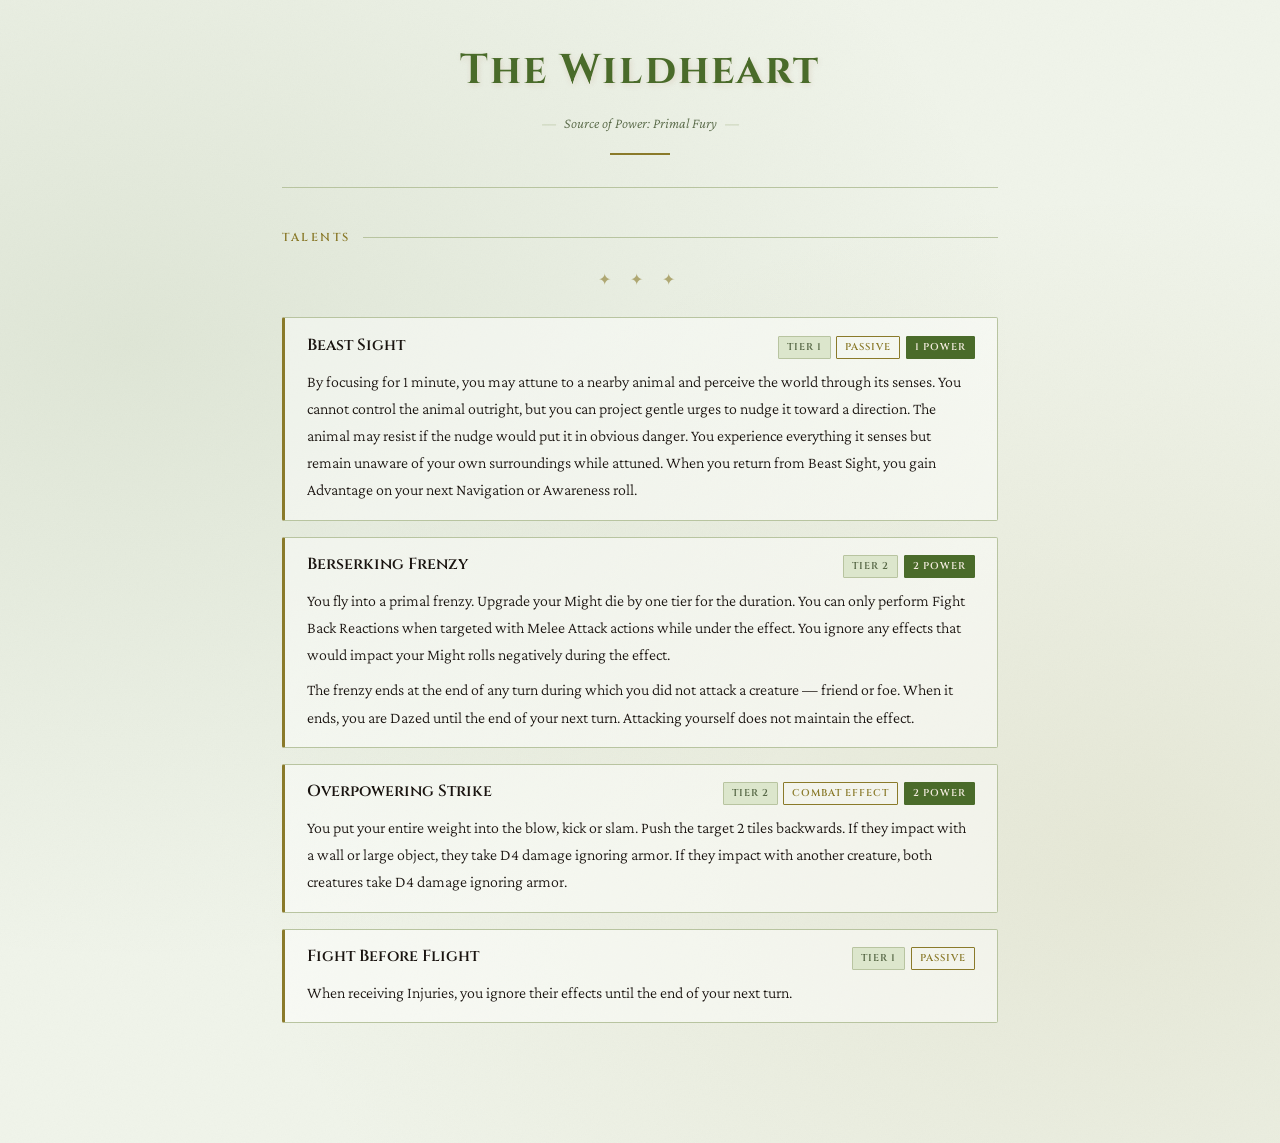
<file: wildheart.html>
<!DOCTYPE html>
<html lang="en">
<head>
  <meta charset="UTF-8">
  <meta name="viewport" content="width=device-width, initial-scale=1.0">
  <title>The Wildheart — Abilities</title>
  <link rel="stylesheet" href="charstyle.css">
  <style>
    :root {
      --accent: #4a6b2a;
      --accent-light: #5e8a38;
      --gold: #8a7a2a;
      --gold-light: #b09e44;
      --rule: #b8c4a0;
      --parchment: #f0f4ea;
      --parchment-dark: #dce6cc;
      --parchment-mid: #e8f0da;
      --muted: #556644;
      --shadow: rgba(40,60,20,0.14);
    }
    body {
      background-color: var(--parchment);
      background-image:
        radial-gradient(ellipse at 10% 30%, rgba(74,107,42,0.10) 0%, transparent 55%),
        radial-gradient(ellipse at 88% 75%, rgba(138,122,42,0.10) 0%, transparent 55%),
        url("data:image/svg+xml,%3Csvg xmlns='http://www.w3.org/2000/svg' width='300' height='300'%3E%3Cfilter id='n'%3E%3CfeTurbulence type='fractalNoise' baseFrequency='0.75' numOctaves='4' stitchTiles='stitch'/%3E%3CfeColorMatrix type='saturate' values='0'/%3E%3C/filter%3E%3Crect width='300' height='300' filter='url(%23n)' opacity='0.035'/%3E%3C/svg%3E");
    }
    .char-name { color: var(--accent); }
    .badge-cost { background: var(--accent); }
  </style>
</head>
<body>
<div class="page-wrap">

  <header class="char-header">
    <div class="char-name">The Wildheart</div>
    <div class="power-source">Source of Power: Primal Fury</div>
  </header>

  <p class="section-title">Talents</p>
  <div class="divider">✦ ✦ ✦</div>

  <div class="talent-list">

    <div class="talent">
      <div class="talent-header">
        <span class="talent-name">Beast Sight</span>
        <div class="badges">
          <span class="badge badge-tier">Tier 1</span>
          <span class="badge badge-type">Passive</span>
		  <span class="badge badge-cost">1 Power</span>
        </div>
      </div>
      <p class="talent-desc">By focusing for 1 minute, you may attune to a nearby animal and perceive the world through its senses. You cannot control the animal outright, but you can project gentle urges to nudge it toward a direction. The animal may resist if the nudge would put it in obvious danger. You experience everything it senses but remain unaware of your own surroundings while attuned. When you return from Beast Sight, you gain Advantage on your next Navigation or Awareness roll.</p>
    </div>


    <div class="talent">
      <div class="talent-header">
        <span class="talent-name">Berserking Frenzy</span>
        <div class="badges">
          <span class="badge badge-tier">Tier 2</span>
          <span class="badge badge-cost">2 Power</span>
        </div>
      </div>
      <p class="talent-desc">You fly into a primal frenzy. Upgrade your Might die by one tier for the duration. You can only perform Fight Back Reactions when targeted with Melee Attack actions while under the effect. You ignore any effects that would impact your Might rolls negatively during the effect.</p>
      <p class="talent-desc" style="margin-top:0.5rem;">The frenzy ends at the end of any turn during which you did not attack a creature — friend or foe. When it ends, you are Dazed until the end of your next turn. Attacking yourself does not maintain the effect.</p>
    </div>

    <div class="talent">
      <div class="talent-header">
        <span class="talent-name">Overpowering Strike</span>
        <div class="badges">
          <span class="badge badge-tier">Tier 2</span>
          <span class="badge badge-type">Combat Effect</span>
          <span class="badge badge-cost">2 Power</span>
        </div>
      </div>
      <p class="talent-desc">You put your entire weight into the blow, kick or slam. Push the target 2 tiles backwards. If they impact with a wall or large object, they take D4 damage ignoring armor. If they impact with another creature, both creatures take D4 damage ignoring armor.</p>
    </div>

	<div class="talent">
      <div class="talent-header">
        <span class="talent-name">Fight Before Flight</span>
        <div class="badges">
          <span class="badge badge-tier">Tier 1</span>
          <span class="badge badge-type">Passive</span>
        </div>
      </div>
      <p class="talent-desc">When receiving Injuries, you ignore their effects until the end of your next turn.</p>
    </div>
  </div>

</div>
</body>
</html>
</file>
<file: charstyle.css>
@import url('https://fonts.googleapis.com/css2?family=Cinzel:wght@400;600;700&family=Crimson+Pro:ital,wght@0,300;0,400;0,600;1,300;1,400&display=swap');

*, *::before, *::after { box-sizing: border-box; margin: 0; padding: 0; }

:root {
  --ink: #1a1410;
  --parchment: #f5efe3;
  --parchment-dark: #e8dfc8;
  --parchment-mid: #ede4d0;
  --accent: #8b2e0f;
  --accent-light: #b84a24;
  --gold: #c9922a;
  --gold-light: #e8b84b;
  --muted: #6b5d4a;
  --rule: #c4b49a;
  --card-bg: rgba(255,255,255,0.45);
  --shadow: rgba(90,60,20,0.18);
}

html { font-size: 16px; }

body {
  font-family: 'Crimson Pro', Georgia, serif;
  font-weight: 300;
  background-color: var(--parchment);
  color: var(--ink);
  min-height: 100vh;
  line-height: 1.7;
  background-image:
    radial-gradient(ellipse at 10% 20%, rgba(180,140,80,0.13) 0%, transparent 60%),
    radial-gradient(ellipse at 90% 80%, rgba(139,46,15,0.08) 0%, transparent 55%),
    url("data:image/svg+xml,%3Csvg xmlns='http://www.w3.org/2000/svg' width='300' height='300'%3E%3Cfilter id='n'%3E%3CfeTurbulence type='fractalNoise' baseFrequency='0.75' numOctaves='4' stitchTiles='stitch'/%3E%3CfeColorMatrix type='saturate' values='0'/%3E%3C/filter%3E%3Crect width='300' height='300' filter='url(%23n)' opacity='0.035'/%3E%3C/svg%3E");
}

/* ── Layout ── */
.page-wrap {
  max-width: 780px;
  margin: 0 auto;
  padding: 3rem 2rem 5rem;
}

/* ── Header ── */
.char-header {
  text-align: center;
  padding-bottom: 2rem;
  margin-bottom: 2.5rem;
  border-bottom: 1px solid var(--rule);
  position: relative;
}

.char-header::after {
  content: '';
  display: block;
  width: 60px;
  height: 2px;
  background: var(--gold);
  margin: 1rem auto 0;
}

.char-name {
  font-family: 'Cinzel', serif;
  font-size: 2.6rem;
  font-weight: 700;
  color: var(--accent);
  letter-spacing: 0.05em;
  line-height: 1.1;
  text-shadow: 1px 2px 6px rgba(139,46,15,0.12);
}

.char-epithet {
  font-family: 'Cinzel', serif;
  font-size: 0.85rem;
  font-weight: 400;
  color: var(--muted);
  letter-spacing: 0.18em;
  text-transform: uppercase;
  margin-top: 0.35rem;
}

.power-source {
  display: inline-flex;
  align-items: center;
  gap: 0.5rem;
  margin-top: 1.1rem;
  font-size: 0.9rem;
  font-style: italic;
  color: var(--muted);
  font-weight: 300;
}

.power-source::before,
.power-source::after {
  content: '—';
  color: var(--rule);
}

/* ── Section heading ── */
.section-title {
  font-family: 'Cinzel', serif;
  font-size: 0.72rem;
  font-weight: 600;
  color: var(--gold);
  letter-spacing: 0.22em;
  text-transform: uppercase;
  margin-bottom: 1.2rem;
  display: flex;
  align-items: center;
  gap: 0.75rem;
}

.section-title::after {
  content: '';
  flex: 1;
  height: 1px;
  background: var(--rule);
}

/* ── Talent card ── */
.talent-list {
  display: flex;
  flex-direction: column;
  gap: 1rem;
  margin-bottom: 2.5rem;
}

.talent {
  background: var(--card-bg);
  border: 1px solid var(--rule);
  border-left: 3px solid var(--gold);
  border-radius: 2px;
  padding: 1.1rem 1.4rem 1rem;
  transition: box-shadow 0.2s, border-left-color 0.2s;
}

.talent:hover {
  box-shadow: 0 3px 18px var(--shadow);
  border-left-color: var(--accent);
}

.talent-header {
  display: flex;
  align-items: flex-start;
  gap: 0.75rem;
  flex-wrap: wrap;
  margin-bottom: 0.55rem;
}

.talent-name {
  font-family: 'Cinzel', serif;
  font-size: 1rem;
  font-weight: 600;
  color: var(--ink);
  line-height: 1.2;
  flex: 1 1 auto;
}

.badges {
  display: flex;
  gap: 0.35rem;
  flex-wrap: wrap;
  align-items: center;
  flex-shrink: 0;
}

.badge {
  font-family: 'Cinzel', serif;
  font-size: 0.62rem;
  font-weight: 600;
  letter-spacing: 0.1em;
  padding: 2px 8px;
  border-radius: 1px;
  white-space: nowrap;
  text-transform: uppercase;
}

.badge-tier {
  background: var(--parchment-dark);
  color: var(--muted);
  border: 1px solid var(--rule);
}

.badge-cost {
  background: var(--accent);
  color: #f5ede0;
  border: 1px solid var(--accent);
}

.badge-type {
  background: transparent;
  color: var(--gold);
  border: 1px solid var(--gold);
}

/* trigger / condition line */
.talent-trigger {
  font-size: 0.85rem;
  font-style: italic;
  color: var(--muted);
  margin-bottom: 0.5rem;
  padding-left: 0.75rem;
  border-left: 2px solid var(--parchment-dark);
  line-height: 1.5;
}

/* body text */
.talent-desc {
  font-size: 1rem;
  color: var(--ink);
  font-weight: 300;
  line-height: 1.7;
}

.talent-desc ul {
  margin: 0.4rem 0 0 1.1rem;
  padding: 0;
}

.talent-desc li {
  margin-bottom: 0.15rem;
}

/* ── Nav back link ── */
.nav-back {
  display: inline-flex;
  align-items: center;
  gap: 0.4rem;
  font-family: 'Cinzel', serif;
  font-size: 0.72rem;
  font-weight: 600;
  letter-spacing: 0.14em;
  text-transform: uppercase;
  color: var(--muted);
  text-decoration: none;
  margin-bottom: 2.5rem;
  transition: color 0.2s;
}

.nav-back:hover { color: var(--accent); }

.nav-back::before { content: '←'; font-family: serif; }

/* ── Decorative divider ── */
.divider {
  text-align: center;
  color: var(--gold);
  font-size: 1rem;
  margin: 0.25rem 0 1.5rem;
  letter-spacing: 0.5em;
  opacity: 0.6;
}

/* ── Print / small screen ── */
@media (max-width: 540px) {
  .page-wrap { padding: 2rem 1.1rem 4rem; }
  .char-name { font-size: 2rem; }
}
</file>
